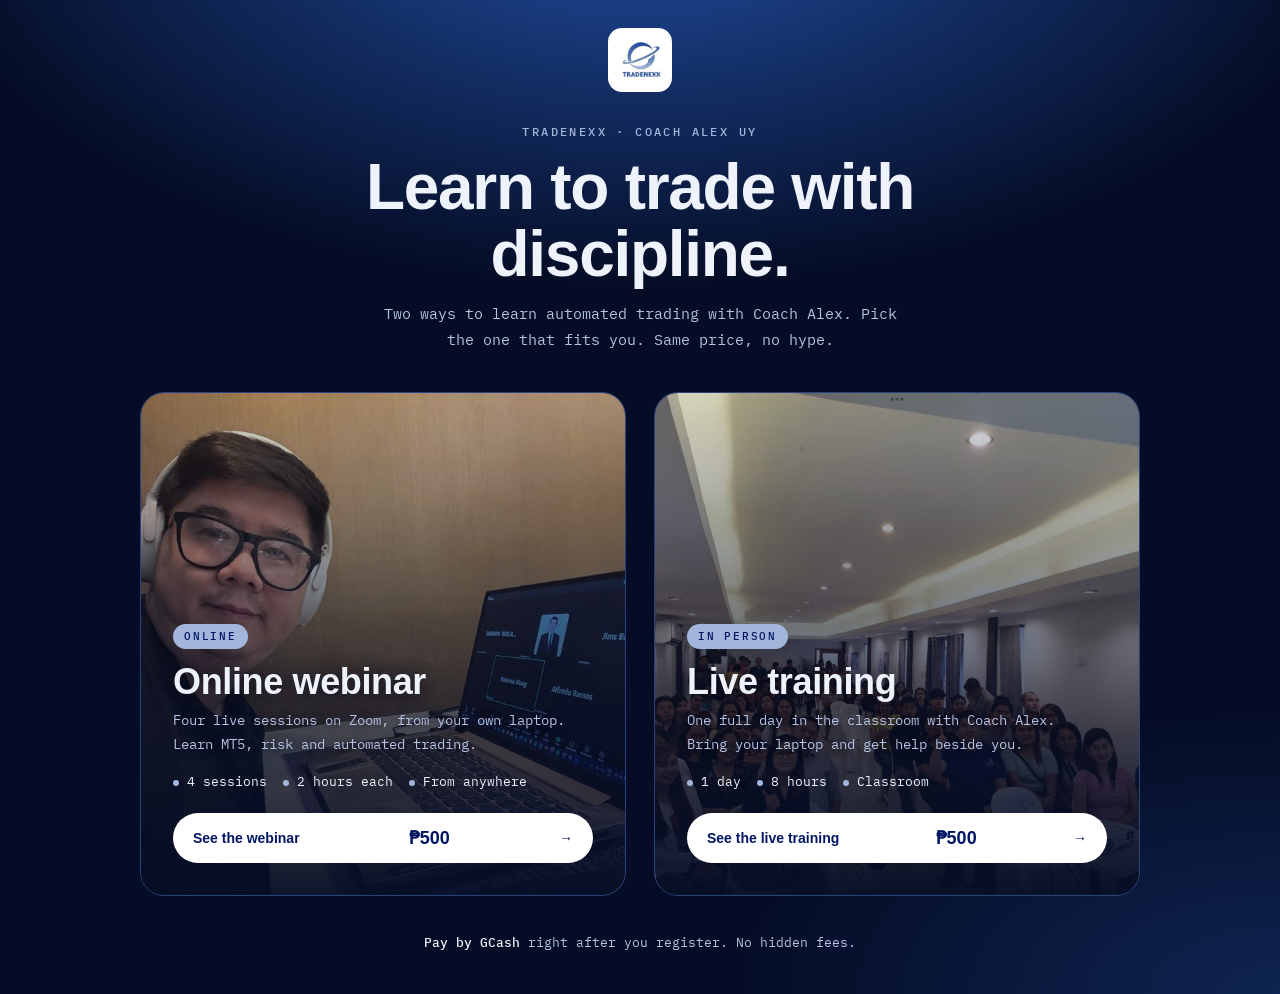
<file: index.html>
﻿<!doctype html><html lang="en"><head><meta charset="utf-8"><meta name="viewport" content="width=device-width,initial-scale=1">
<title>Tradenexx | Learn automated trading with Coach Alex Uy</title>
<meta name="description" content="Choose how you want to learn with Coach Alex Uy: a 4-session online webinar or a one-day live classroom training. Just 500 pesos.">
<meta name="theme-color" content="#050d26"><meta name="robots" content="noindex, nofollow">
<link rel="icon" type="image/png" href="assets/favicon.png">
<link rel="preconnect" href="https://fonts.googleapis.com"><link rel="preconnect" href="https://fonts.gstatic.com" crossorigin>
<link href="https://fonts.googleapis.com/css2?family=IBM+Plex+Mono:wght@400;500&display=swap" rel="stylesheet">
<style>
:root{--canvas:#050d26;--panel:#0a1a44;--line:#2a427f;--soft:#A4B5DB;--text:#eef2fb;--text-2:#b6c3e3;--ease:cubic-bezier(.22,.8,.24,1);--head:Tahoma,"Segoe UI",Verdana,sans-serif;--body:"IBM Plex Mono",ui-monospace,Consolas,monospace}
*{box-sizing:border-box;margin:0}
html{background:var(--canvas)}
body{min-height:100vh;color:var(--text);font:400 15px/1.7 var(--body);-webkit-font-smoothing:antialiased;display:flex;flex-direction:column;align-items:center;padding:28px clamp(16px,5vw,64px) 40px;position:relative;overflow-x:hidden;background:radial-gradient(ellipse 80% 55% at 50% -10%,#214EA2 0%,rgba(33,78,162,0) 70%),radial-gradient(ellipse 60% 40% at 100% 100%,rgba(33,78,162,.35),rgba(33,78,162,0) 70%),var(--canvas)}
a{color:inherit;text-decoration:none}
:focus-visible{outline:2px solid #fff;outline-offset:3px;border-radius:6px}
.logo{width:64px;height:64px;border-radius:14px;background:#fff;padding:6px;object-fit:contain;animation:rise .8s var(--ease) both}
.top{text-align:center;max-width:720px;margin:34px auto 40px}
.eyebrow{font:500 12px/1 var(--body);letter-spacing:.2em;text-transform:uppercase;color:var(--soft);animation:rise .8s .1s var(--ease) both}
h1{font:700 clamp(34px,6.4vw,64px)/1.04 var(--head);letter-spacing:-.02em;margin:16px 0 14px;animation:rise .8s .18s var(--ease) both}
.sub{color:var(--text-2);max-width:520px;margin:0 auto;animation:rise .8s .26s var(--ease) both}
.cards{display:grid;grid-template-columns:repeat(2,1fr);gap:clamp(14px,2.4vw,28px);width:min(1000px,100%)}
.card{position:relative;display:flex;flex-direction:column;justify-content:flex-end;min-height:clamp(380px,56vh,520px);border-radius:24px;overflow:hidden;border:1px solid var(--line);background:var(--panel);isolation:isolate;transition:transform .5s var(--ease),border-color .4s,box-shadow .5s var(--ease);animation:rise .9s var(--ease) both}
.card:nth-child(1){animation-delay:.34s}.card:nth-child(2){animation-delay:.46s}
.card img{position:absolute;inset:0;width:100%;height:100%;object-fit:cover;z-index:-2;transition:transform 1.2s var(--ease)}
.card::before{content:"";position:absolute;inset:0;z-index:-1;background:linear-gradient(180deg,rgba(5,13,38,.15) 0%,rgba(5,13,38,.55) 45%,rgba(5,13,38,.96) 100%)}
.card:hover{transform:translateY(-6px);border-color:var(--soft);box-shadow:0 24px 70px rgba(0,22,100,.55)}
.card:hover img{transform:scale(1.06)}
.body{padding:clamp(20px,3vw,32px)}
.tag{display:inline-block;font:500 11px/1 var(--body);letter-spacing:.16em;text-transform:uppercase;color:#001664;background:var(--soft);padding:7px 11px;border-radius:999px}
.card h2{font:700 clamp(26px,3.4vw,36px)/1.08 var(--head);margin:14px 0 8px;letter-spacing:-.01em;text-shadow:0 2px 18px rgba(3,8,24,.8)}
.card p{color:var(--text-2);font-size:14px;max-width:400px;text-shadow:0 1px 10px rgba(3,8,24,.9)}
.facts{display:flex;flex-wrap:wrap;gap:8px 16px;margin:14px 0 20px;font-size:13px;color:var(--text)}
.facts span::before{content:"";display:inline-block;width:6px;height:6px;border-radius:50%;background:var(--soft);margin-right:8px;vertical-align:middle}
.go{display:flex;align-items:center;justify-content:space-between;gap:12px;background:#fff;color:#001664;font:700 14px/1 var(--head);padding:16px 20px;border-radius:999px;transition:background .3s,gap .3s var(--ease)}
.go b{font:700 18px/1 var(--head)}
.go i{font-style:normal;transition:transform .35s var(--ease)}
.card:hover .go{background:var(--soft)}
.card:hover .go i{transform:translateX(6px)}
.foot{margin-top:36px;text-align:center;color:var(--text-2);font-size:13px;animation:rise .9s .6s var(--ease) both}
.foot strong{color:var(--text);font-weight:500}
@keyframes rise{from{opacity:0;transform:translateY(22px)}to{opacity:1;transform:none}}
@media (max-width:760px){.cards{grid-template-columns:1fr}.card{min-height:380px}.top{margin:26px auto 28px}}
@media (prefers-reduced-motion:reduce){*{animation:none!important;transition:none!important}}
</style><link rel="canonical" href="https://founderalexanderuy.com/">
<meta property="og:site_name" content="Tradenexx"><meta property="og:locale" content="en_PH"><meta property="og:type" content="website">
<meta property="og:title" content="Tradenexx | Learn automated trading with Coach Alex Uy">
<meta property="og:description" content="Choose how you want to learn with Coach Alex Uy: a 4-session online webinar or a one-day live classroom training. Just 500 pesos.">
<meta property="og:url" content="https://founderalexanderuy.com/"><meta property="og:image" content="https://founderalexanderuy.com/assets/img/hall.jpg"><meta name="twitter:card" content="summary_large_image">
</head>
<body>
<img class="logo" src="assets/favicon.png" alt="Tradenexx" width="64" height="64">
<header class="top">
  <div class="eyebrow">Tradenexx · Coach Alex Uy</div>
  <h1>Learn to trade with discipline.</h1>
  <p class="sub">Two ways to learn automated trading with Coach Alex. Pick the one that fits you. Same price, no hype.</p>
</header>
<main class="cards">
  <a class="card" href="webinar/">
    <img src="assets/img/alexdesk.jpg" alt="Coach Alex at his desk, ready for a live Tradenexx webinar" width="960" height="640">
    <div class="body">
      <span class="tag">Online</span>
      <h2>Online webinar</h2>
      <p>Four live sessions on Zoom, from your own laptop. Learn MT5, risk and automated trading.</p>
      <div class="facts"><span>4 sessions</span><span>2 hours each</span><span>From anywhere</span></div>
      <div class="go"><span>See the webinar</span><b>₱500</b><i>→</i></div>
    </div>
  </a>
  <a class="card" href="event/">
    <img src="assets/img/hall.jpg" alt="A full training hall at a past Tradenexx event" width="960" height="640">
    <div class="body">
      <span class="tag">In person</span>
      <h2>Live training</h2>
      <p>One full day in the classroom with Coach Alex. Bring your laptop and get help beside you.</p>
      <div class="facts"><span>1 day</span><span>8 hours</span><span>Classroom</span></div>
      <div class="go"><span>See the live training</span><b>₱500</b><i>→</i></div>
    </div>
  </a>
</main>
<p class="foot"><strong>Pay by GCash</strong> right after you register. No hidden fees.</p>
</body></html>
</file>
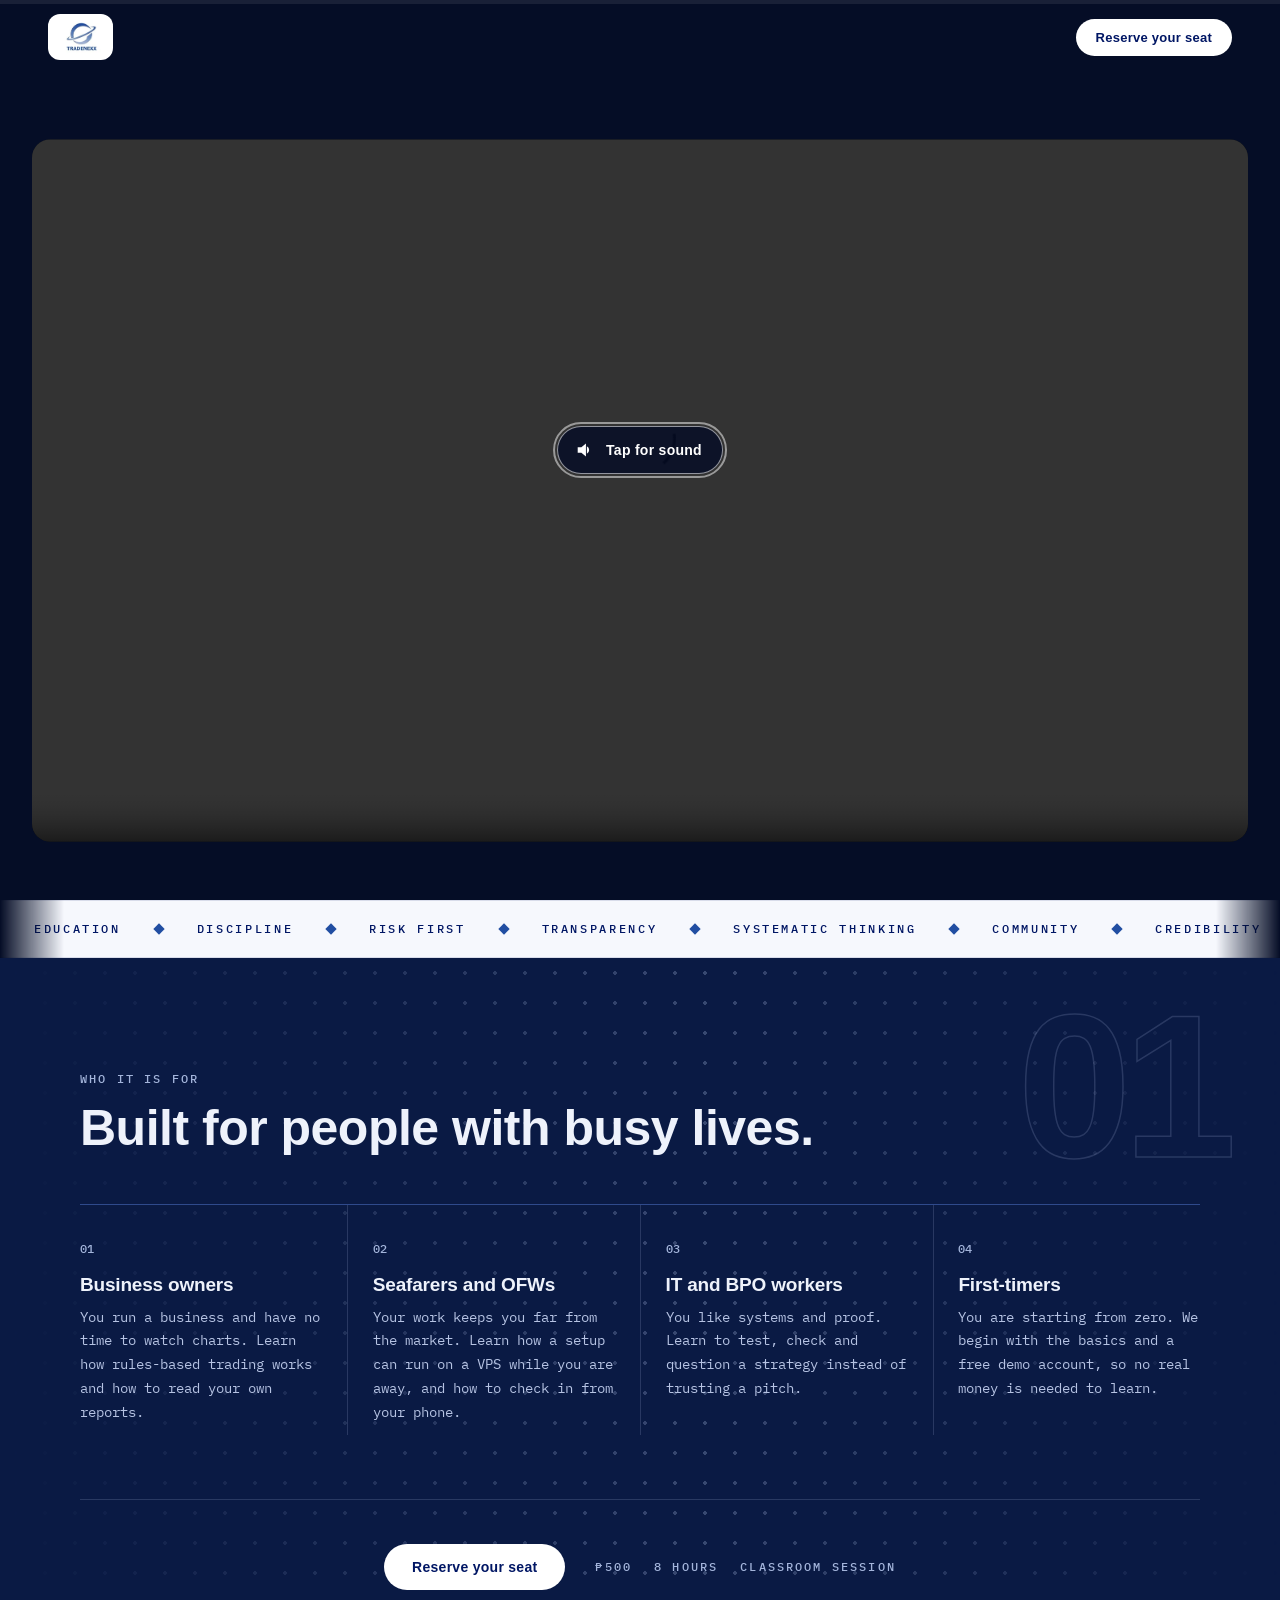
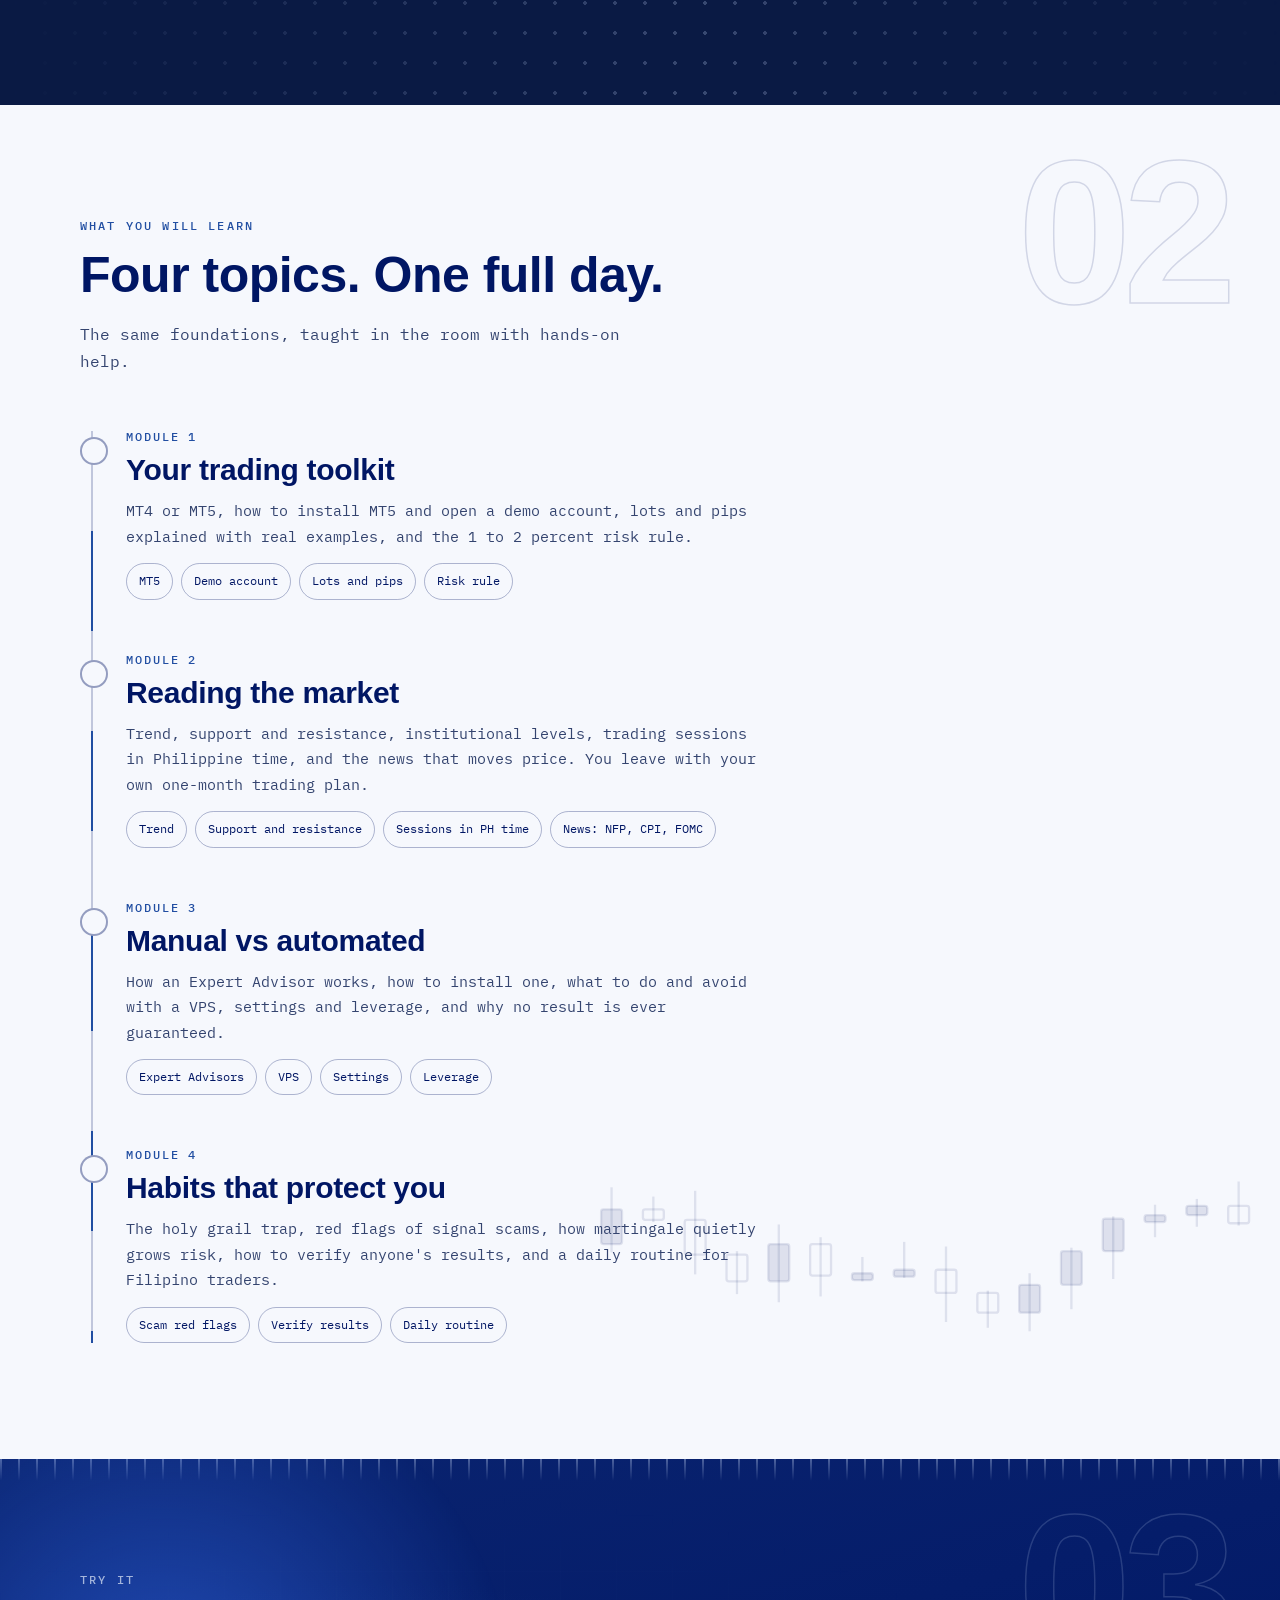
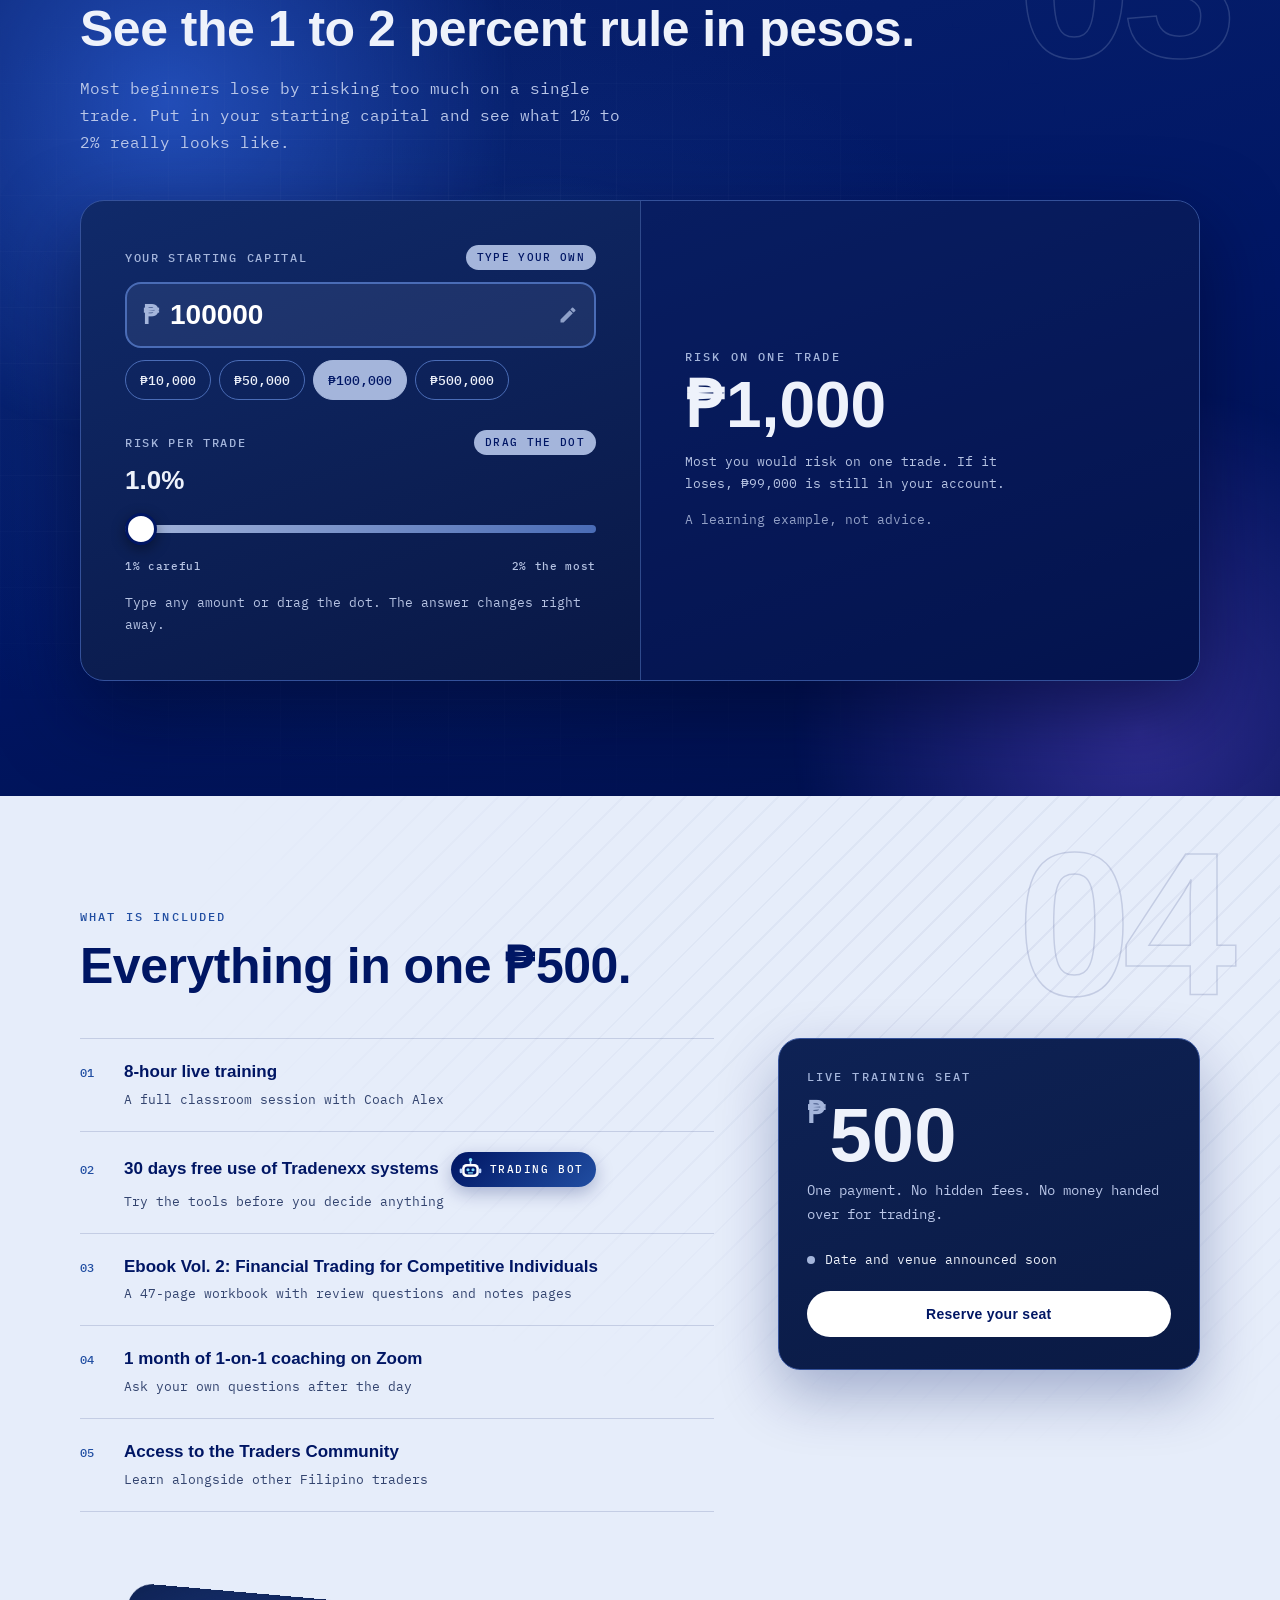
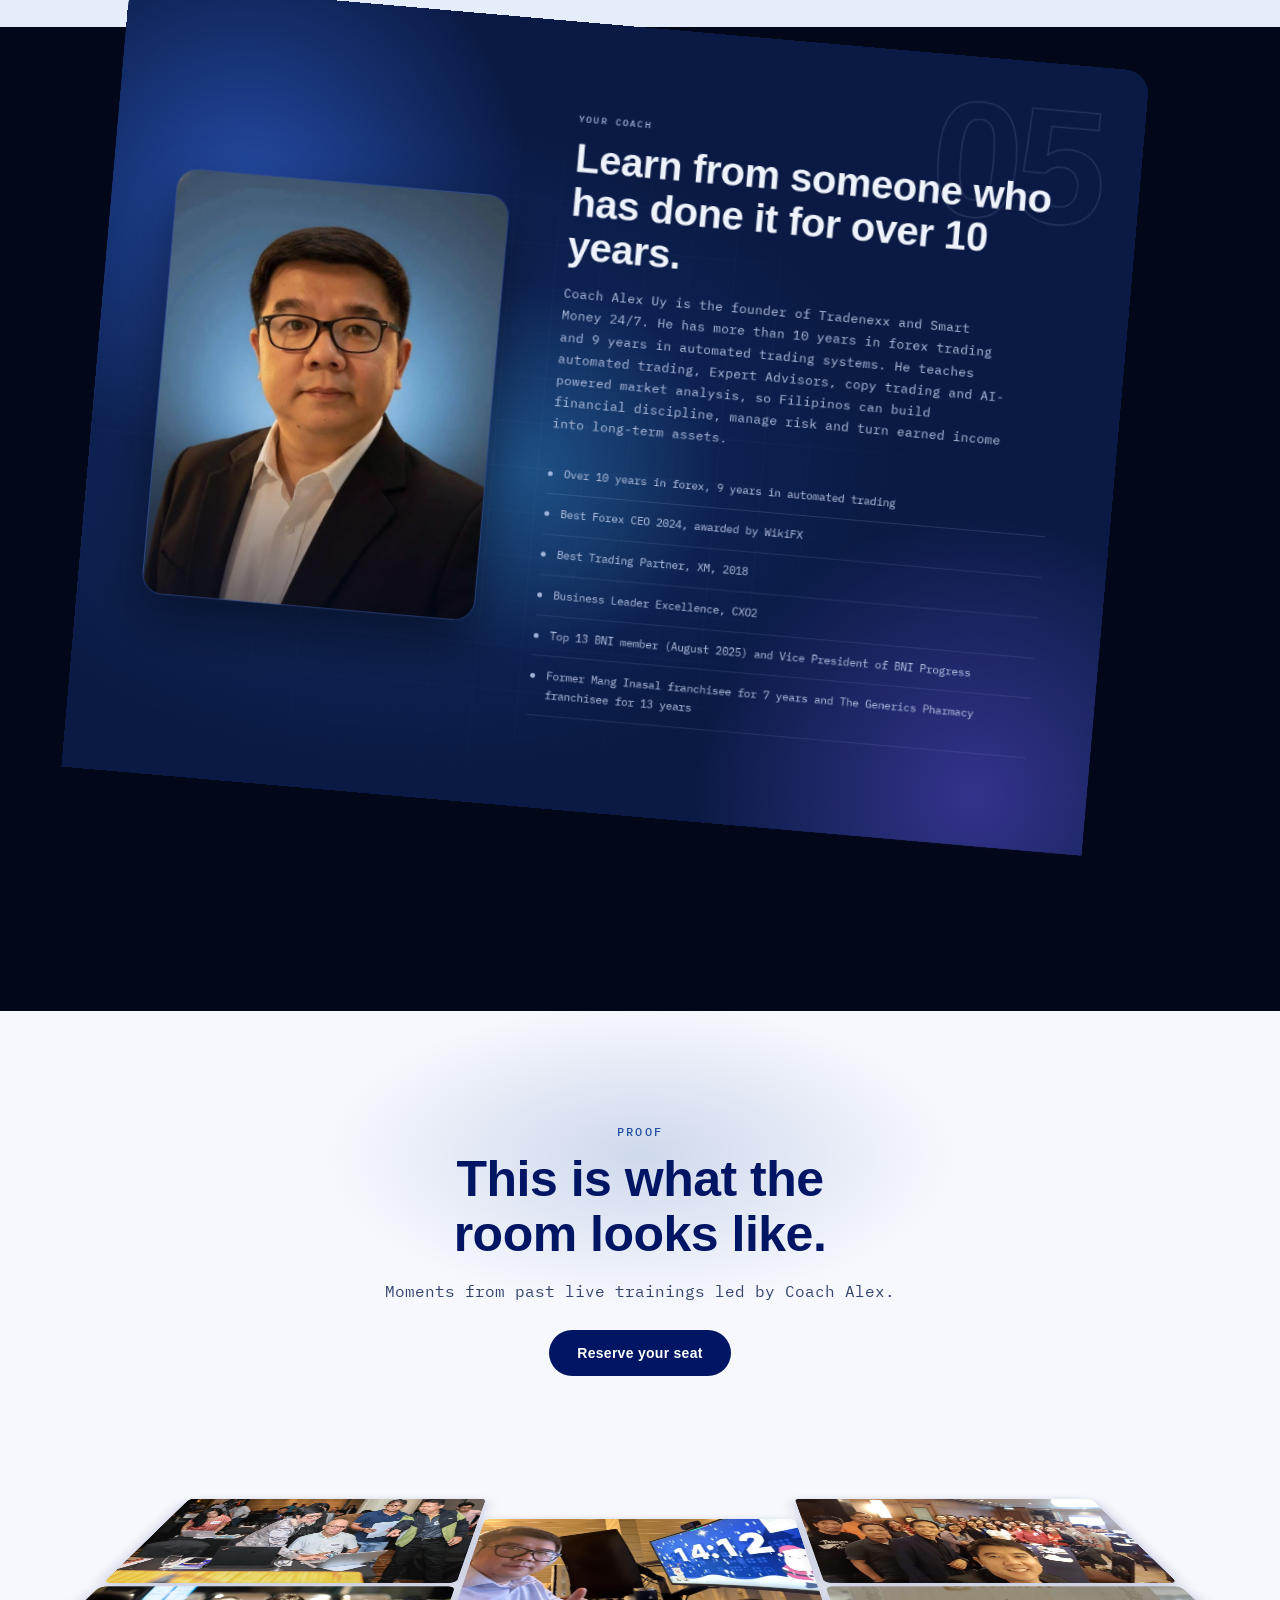
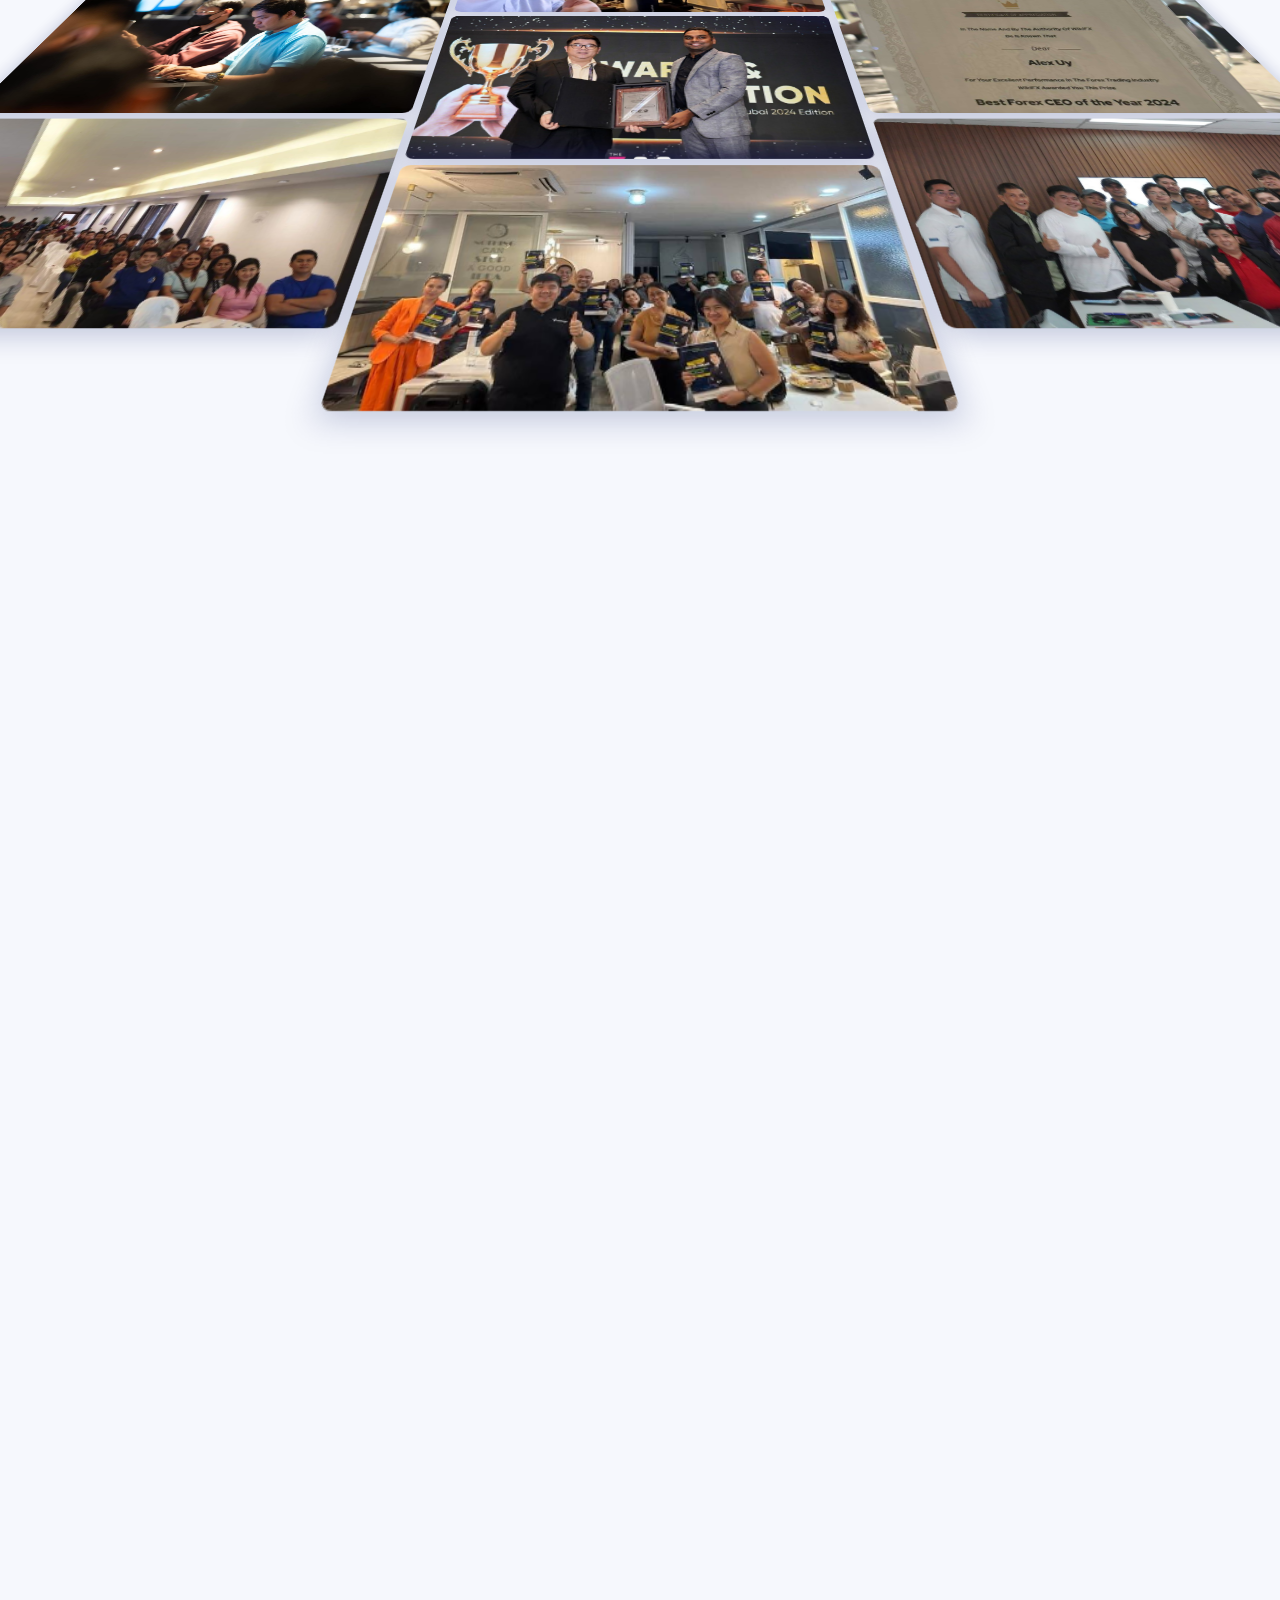
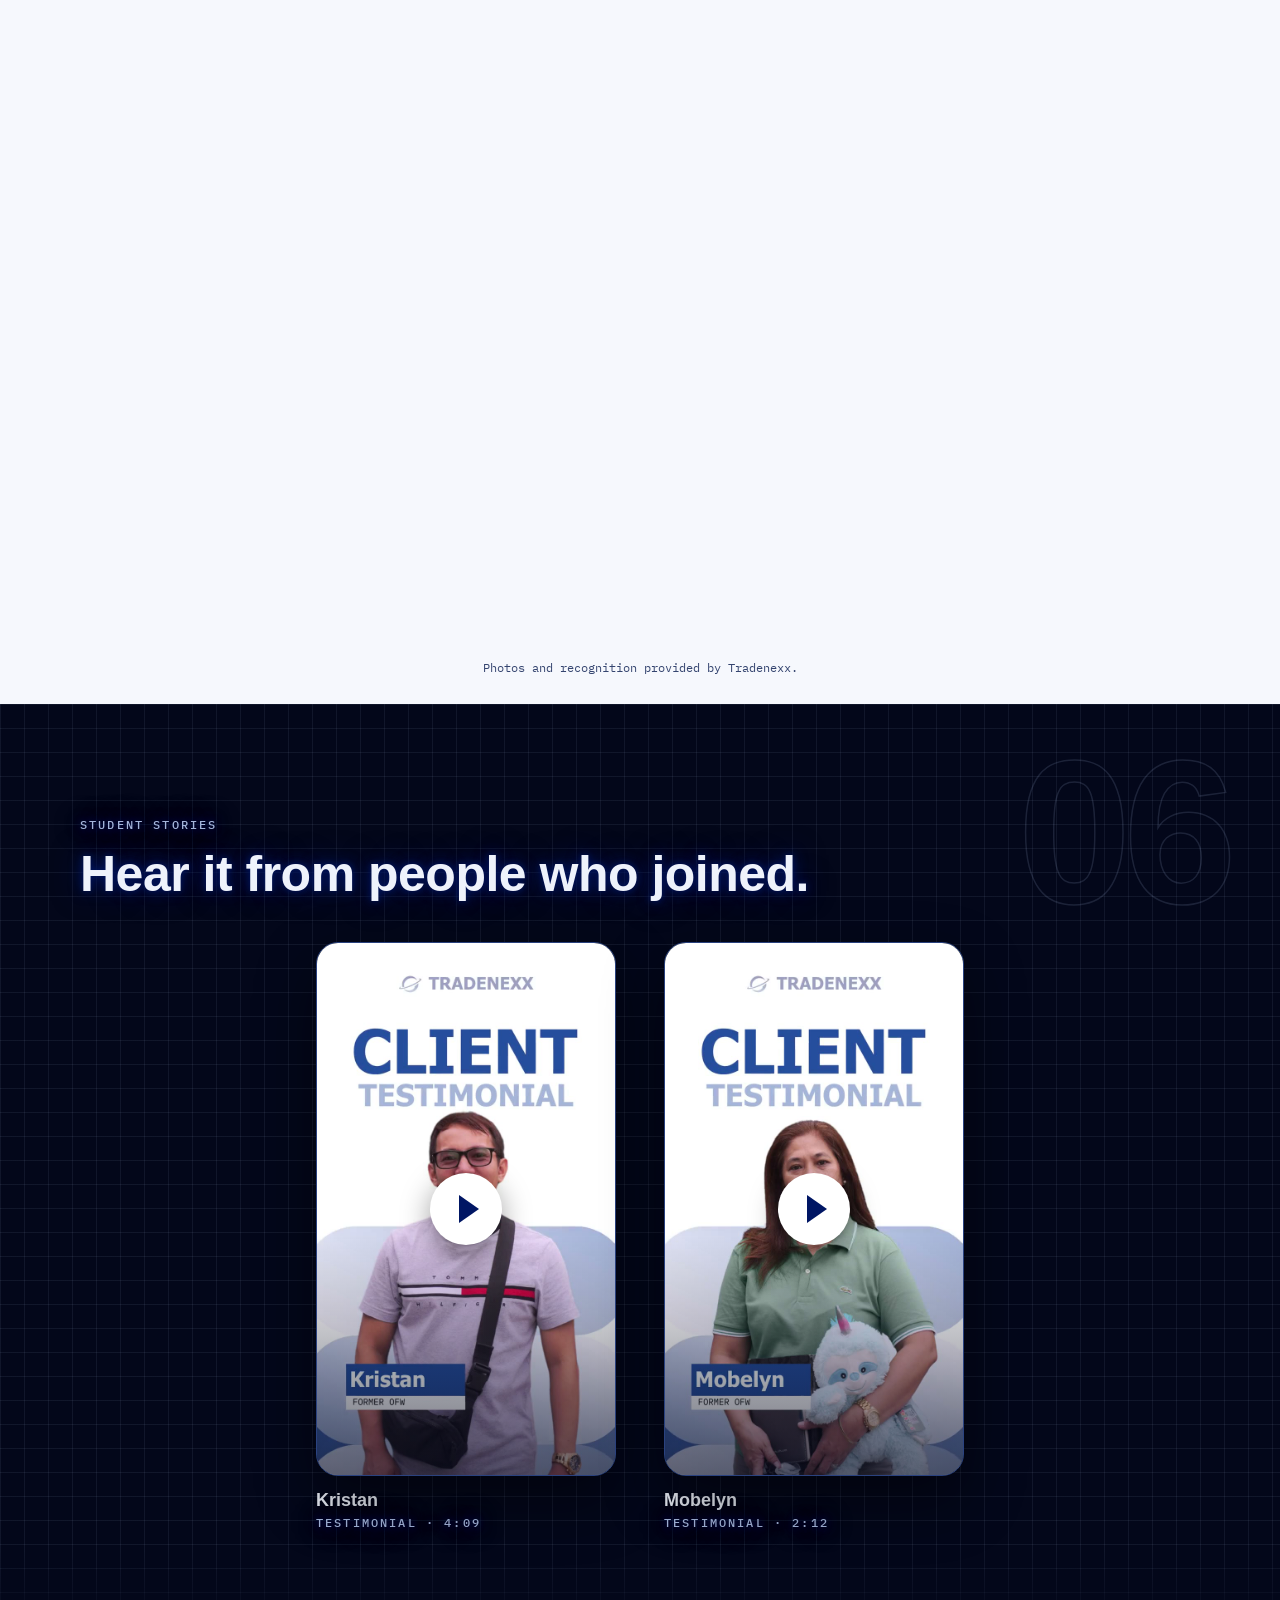
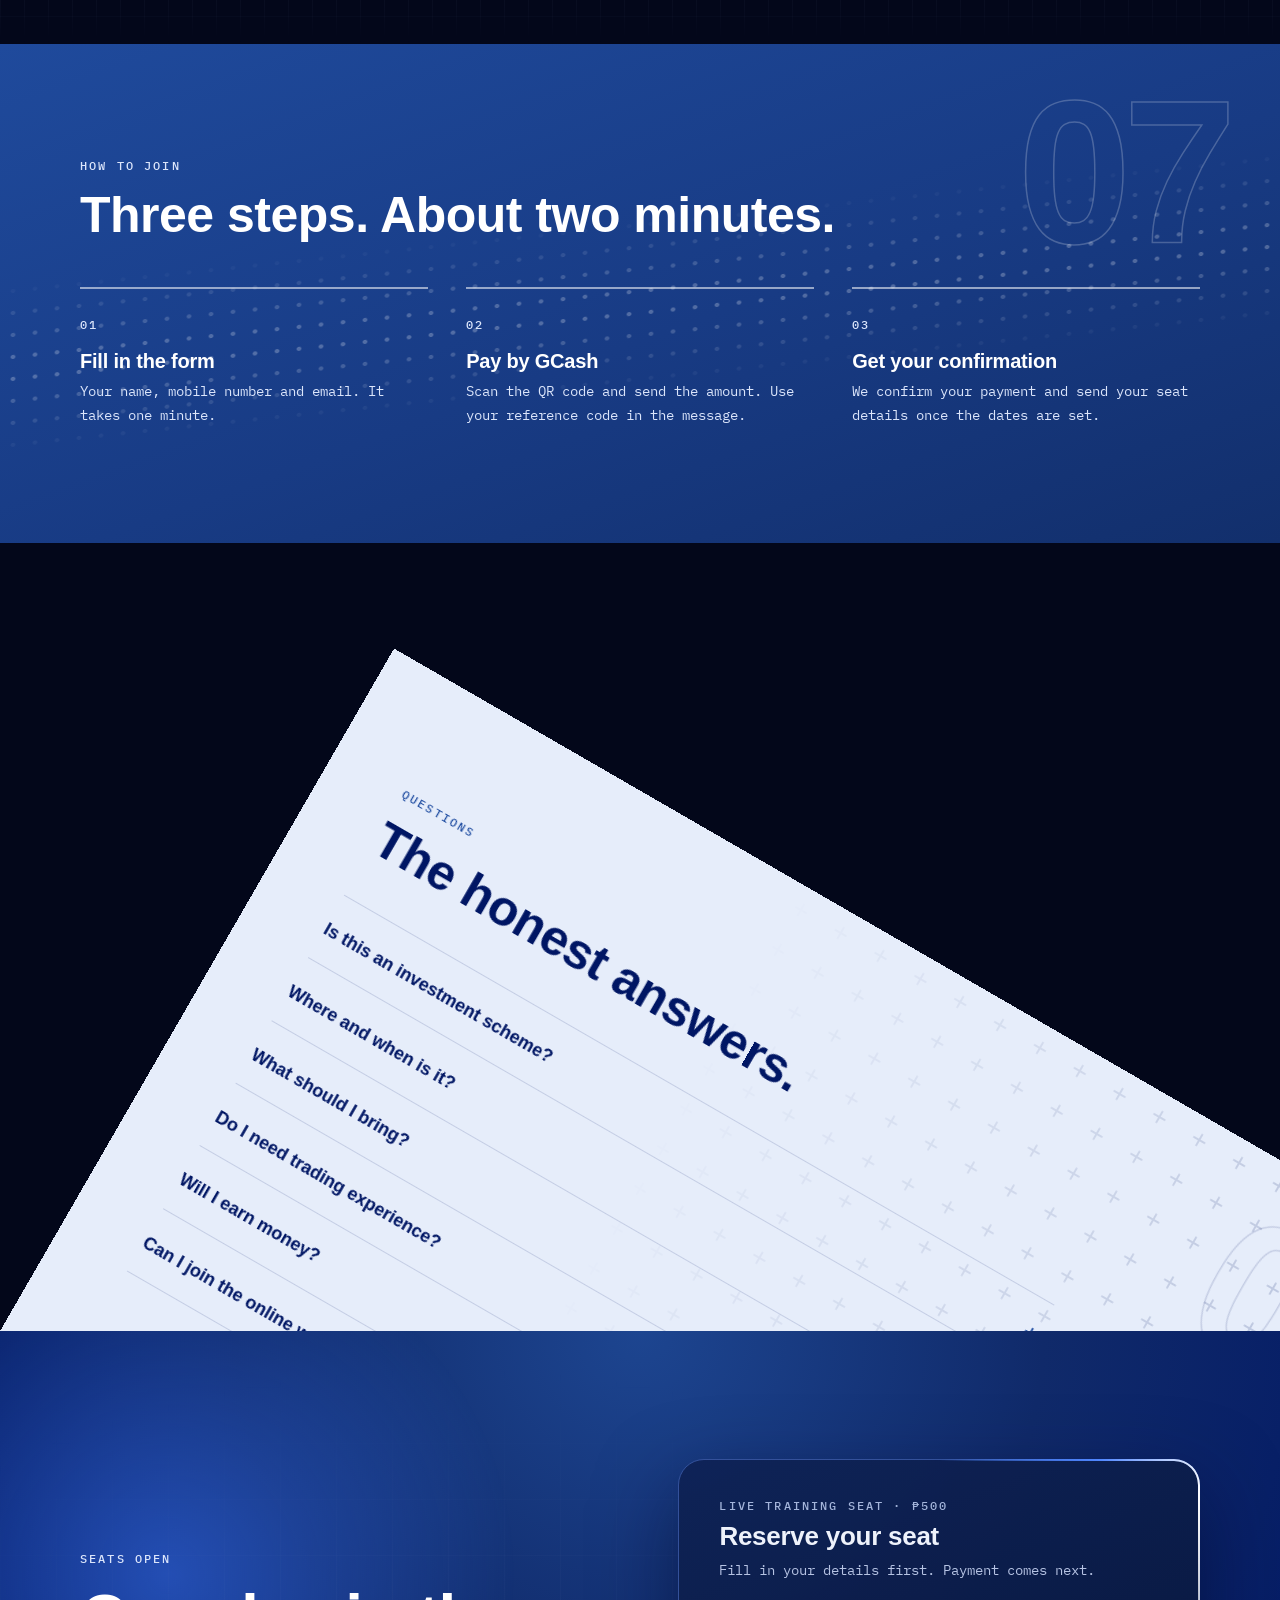
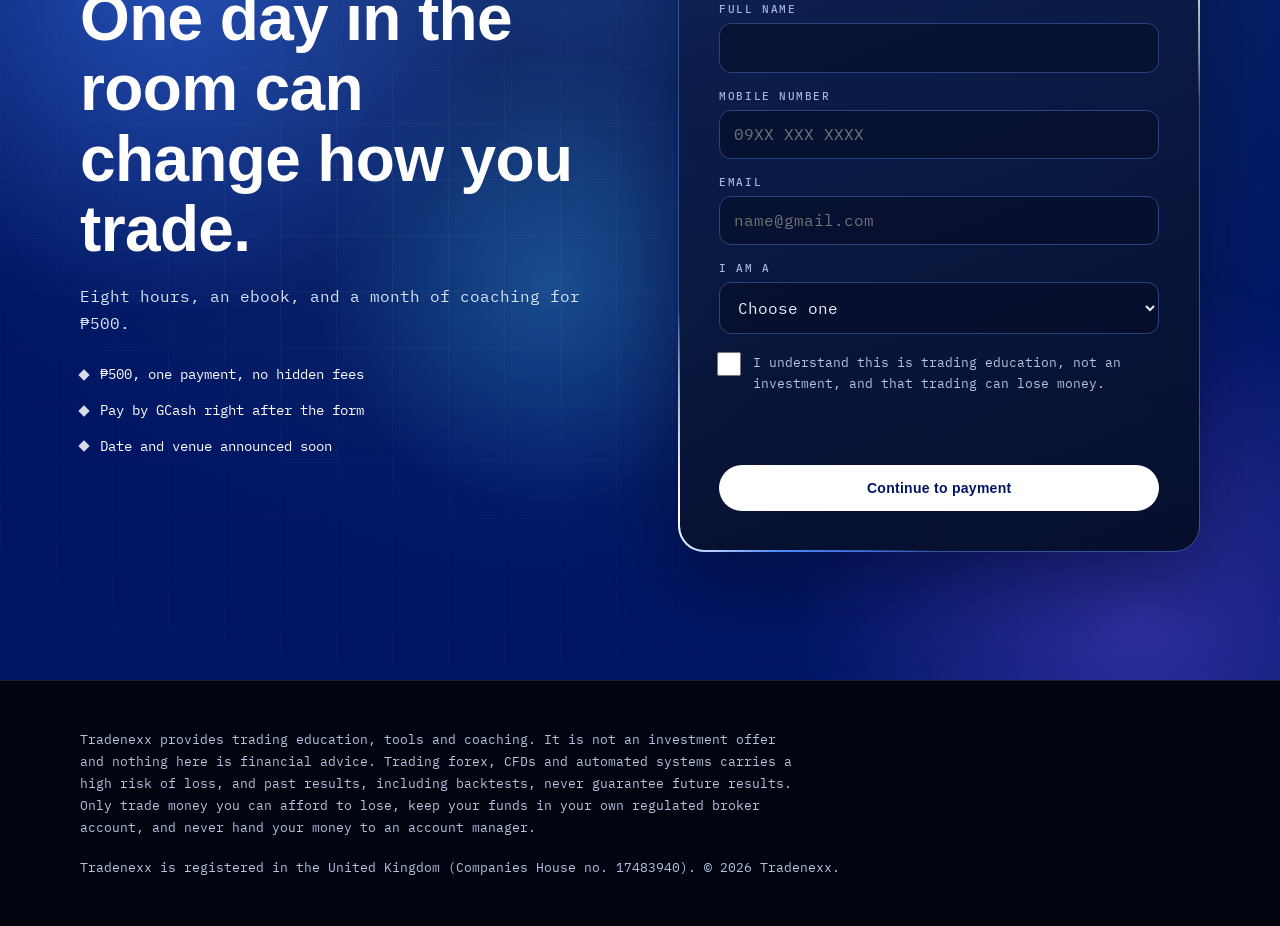
<file: event/index.html>
<!doctype html>
<html lang="en">
<head>
<meta charset="utf-8">
<meta name="viewport" content="width=device-width,initial-scale=1,viewport-fit=cover">
<title>Live Trading Training Philippines | Tradenexx with Coach Alex Uy</title>
<meta name="description" content="An 8-hour live classroom training with Coach Alex Uy. Bring your laptop, learn MT5, risk and automated trading in person. Just 500 pesos.">
<meta name="theme-color" content="#050d26">
<meta name="robots" content="noindex, nofollow">
<link rel="canonical" href="https://founderalexanderuy.com/event/">
<meta property="og:site_name" content="Tradenexx">
<meta property="og:locale" content="en_PH">
<meta property="og:title" content="Live Trading Training Philippines | Tradenexx with Coach Alex Uy">
<meta property="og:description" content="An 8-hour live classroom training with Coach Alex Uy. Bring your laptop, learn MT5, risk and automated trading in person. Just 500 pesos.">
<meta property="og:type" content="website">
<meta property="og:url" content="https://founderalexanderuy.com/event/">
<meta property="og:image" content="https://founderalexanderuy.com/assets/img/hall.jpg">
<meta property="og:image:alt" content="Live Trading Training Philippines | Tradenexx with Coach Alex Uy">
<meta name="twitter:card" content="summary_large_image">
<script type="application/ld+json">{"@context": "https://schema.org", "@graph": [{"@type": "Organization", "name": "Tradenexx", "url": "https://founderalexanderuy.com/", "logo": "https://founderalexanderuy.com/assets/favicon.png", "founder": {"@type": "Person", "name": "Alex Uy", "jobTitle": "Founder, Tradenexx"}}, {"@type": "Course", "name": "Live Trading Training Philippines", "description": "An 8-hour live classroom training with Coach Alex Uy. Bring your laptop, learn MT5, risk and automated trading in person. Just 500 pesos.", "url": "https://founderalexanderuy.com/event/", "provider": {"@type": "Organization", "name": "Tradenexx", "url": "https://founderalexanderuy.com/", "logo": "https://founderalexanderuy.com/assets/favicon.png", "founder": {"@type": "Person", "name": "Alex Uy", "jobTitle": "Founder, Tradenexx"}}, "inLanguage": "en-PH", "offers": {"@type": "Offer", "price": "500", "priceCurrency": "PHP", "availability": "https://schema.org/InStock", "url": "https://founderalexanderuy.com/event/"}, "hasCourseInstance": {"@type": "CourseInstance", "courseMode": "onsite"}}]}</script>
<link rel="icon" type="image/png" href="../assets/favicon.png">
<link rel="preconnect" href="https://fonts.googleapis.com"><link rel="preconnect" href="https://fonts.gstatic.com" crossorigin>
<link rel="preload" as="style" href="https://fonts.googleapis.com/css2?family=IBM+Plex+Mono:wght@400;500&display=swap" onload="this.onload=null;this.rel='stylesheet'"><noscript><link href="https://fonts.googleapis.com/css2?family=IBM+Plex+Mono:wght@400;500&display=swap" rel="stylesheet"></noscript>
<link rel="stylesheet" href="../assets/site.css?v=1794300115">
</head>
<body>
<a class="skip" href="#main">Skip to content</a>
<div class="progress" aria-hidden="true"><i></i></div>
<div class="env" aria-hidden="true"></div>
<nav class="top" aria-label="Main">
  <a class="logo-plate" href="./" aria-label="Tradenexx home"><img src="../assets/img/logo.webp" alt="Tradenexx" width="101" height="84"></a>
  <button class="btn small" data-join type="button">Reserve your seat</button>
</nav>

<header class="hero3" id="top">
  <div class="stage3">
    <div class="bg3" aria-hidden="true" style="--hp:center;--hpm:center;--hero:url(../assets/img/hall.jpg)"></div>
    <div class="vframe">
      <!-- VIDEO: set the link in build.py (VIDEOS) and re-run it. Nothing here needs editing by hand. -->
      <div class="vid" data-state="ready" data-src="../assets/vid/intro.mp4">
        <img class="vid-poster" src="../assets/img/group.jpg" alt="" fetchpriority="high" decoding="async">
        <div class="vid-art" aria-hidden="true"><svg viewBox="0 0 908 300" preserveAspectRatio="xMidYMid meet" fill="none" stroke="currentColor" stroke-width="2" aria-hidden="true"><line x1="22" y1="130" x2="22" y2="175"/><rect x="13" y="150" width="18" height="6" rx="2" fill="none"/><line x1="58" y1="109" x2="58" y2="180"/><rect x="49" y="133" width="18" height="23" rx="2" fill="currentColor"/><line x1="94" y1="103" x2="94" y2="157"/><rect x="85" y="107" width="18" height="26" rx="2" fill="currentColor"/><line x1="130" y1="102" x2="130" y2="115"/><rect x="121" y="107" width="18" height="6" rx="2" fill="none"/><line x1="166" y1="85" x2="166" y2="152"/><rect x="157" y="110" width="18" height="34" rx="2" fill="none"/><line x1="202" y1="122" x2="202" y2="182"/><rect x="193" y="144" width="18" height="19" rx="2" fill="none"/><line x1="238" y1="133" x2="238" y2="173"/><rect x="229" y="151" width="18" height="12" rx="2" fill="currentColor"/><line x1="274" y1="121" x2="274" y2="175"/><rect x="265" y="122" width="18" height="29" rx="2" fill="currentColor"/><line x1="310" y1="110" x2="310" y2="143"/><rect x="301" y="112" width="18" height="10" rx="2" fill="currentColor"/><line x1="346" y1="73" x2="346" y2="120"/><rect x="337" y="81" width="18" height="31" rx="2" fill="currentColor"/><line x1="382" y1="37" x2="382" y2="87"/><rect x="373" y="59" width="18" height="22" rx="2" fill="currentColor"/><line x1="418" y1="22" x2="418" y2="76"/><rect x="409" y="40" width="18" height="19" rx="2" fill="currentColor"/><line x1="454" y1="35" x2="454" y2="43"/><rect x="445" y="40" width="18" height="6" rx="2" fill="none"/><line x1="490" y1="21" x2="490" y2="46"/><rect x="481" y="40" width="18" height="6" rx="2" fill="none"/><line x1="526" y1="18" x2="526" y2="57"/><rect x="517" y="40" width="18" height="6" rx="2" fill="none"/><line x1="562" y1="27" x2="562" y2="72"/><rect x="553" y="40" width="18" height="19" rx="2" fill="none"/><line x1="598" y1="39" x2="598" y2="92"/><rect x="589" y="59" width="18" height="8" rx="2" fill="none"/><line x1="634" y1="17" x2="634" y2="68"/><rect x="625" y="40" width="18" height="27" rx="2" fill="currentColor"/><line x1="670" y1="28" x2="670" y2="45"/><rect x="661" y="40" width="18" height="6" rx="2" fill="none"/><line x1="706" y1="22" x2="706" y2="65"/><rect x="697" y="40" width="18" height="6" rx="2" fill="none"/><line x1="742" y1="28" x2="742" y2="60"/><rect x="733" y="40" width="18" height="6" rx="2" fill="none"/><line x1="778" y1="32" x2="778" y2="93"/><rect x="769" y="40" width="18" height="35" rx="2" fill="none"/><line x1="814" y1="60" x2="814" y2="98"/><rect x="805" y="75" width="18" height="14" rx="2" fill="none"/><line x1="850" y1="54" x2="850" y2="107"/><rect x="841" y="58" width="18" height="31" rx="2" fill="currentColor"/></svg></div>
        <button class="vid-play" type="button" aria-label="Play video">
          <span class="vid-btn"><svg viewBox="0 0 24 24" aria-hidden="true"><path d="M8 5v14l11-7z"/></svg></span>
          <span class="vid-label">Watch the video</span></button>
      </div>
    </div>
    <div class="intro3"><div class="eyebrow">Live training · 1 day · classroom</div></div>
    <h1 class="titles"><span class="t1">One day.</span> <span class="t2">Eight hours. In person.</span></h1>
    <div class="hint3"><p class="lede">Sit in the room with Coach Alex Uy and learn to trade with discipline, on your own laptop, with help beside you.</p><span class="eyebrow">Scroll to open the video</span></div>
  </div>
</header>

<div class="marquee" aria-hidden="true"><div class="track"><div class="mset"><span>Education</span><i></i><span>Discipline</span><i></i><span>Risk first</span><i></i><span>Transparency</span><i></i><span>Systematic thinking</span><i></i><span>Community</span><i></i><span>Credibility</span><i></i><span>Opportunity</span><i></i><span>Responsible trading</span><i></i></div><div class="mset"><span>Education</span><i></i><span>Discipline</span><i></i><span>Risk first</span><i></i><span>Transparency</span><i></i><span>Systematic thinking</span><i></i><span>Community</span><i></i><span>Credibility</span><i></i><span>Opportunity</span><i></i><span>Responsible trading</span><i></i></div><div class="mset"><span>Education</span><i></i><span>Discipline</span><i></i><span>Risk first</span><i></i><span>Transparency</span><i></i><span>Systematic thinking</span><i></i><span>Community</span><i></i><span>Credibility</span><i></i><span>Opportunity</span><i></i><span>Responsible trading</span><i></i></div><div class="mset"><span>Education</span><i></i><span>Discipline</span><i></i><span>Risk first</span><i></i><span>Transparency</span><i></i><span>Systematic thinking</span><i></i><span>Community</span><i></i><span>Credibility</span><i></i><span>Opportunity</span><i></i><span>Responsible trading</span><i></i></div></div></div>

<main id="main" tabindex="-1">
<section class="s t-navy d-dots reveal">
<div class="wrap">
  <div class="eyebrow rv">Who it is for</div>
  <h2 class="rv">Built for people with busy lives.</h2>
  <div class="who"><div class="rv"><span class="n">01</span><h3>Business owners</h3><p>You run a business and have no time to watch charts. Learn how rules-based trading works and how to read your own reports.</p></div><div class="rv"><span class="n">02</span><h3>Seafarers and OFWs</h3><p>Your work keeps you far from the market. Learn how a setup can run on a VPS while you are away, and how to check in from your phone.</p></div><div class="rv"><span class="n">03</span><h3>IT and BPO workers</h3><p>You like systems and proof. Learn to test, check and question a strategy instead of trusting a pitch.</p></div><div class="rv"><span class="n">04</span><h3>First-timers</h3><p>You are starting from zero. We begin with the basics and a free demo account, so no real money is needed to learn.</p></div></div>
  <div class="who-cta rv">
    <button class="btn" data-join type="button">Reserve your seat</button>
    <div class="meta"><span class="eyebrow">₱500</span><span class="eyebrow">8 hours</span><span class="eyebrow">Classroom session</span></div>
  </div>
</div></section>

<section class="s t-white d-chart"><div class="deco" aria-hidden="true"><svg viewBox="0 0 620 300" preserveAspectRatio="xMidYMid meet" fill="none" stroke="currentColor" stroke-width="2" aria-hidden="true"><line x1="22" y1="101" x2="22" y2="157"/><rect x="13" y="120" width="18" height="30" rx="2" fill="currentColor"/><line x1="58" y1="109" x2="58" y2="131"/><rect x="49" y="120" width="18" height="9" rx="2" fill="none"/><line x1="94" y1="104" x2="94" y2="176"/><rect x="85" y="129" width="18" height="30" rx="2" fill="none"/><line x1="130" y1="156" x2="130" y2="193"/><rect x="121" y="159" width="18" height="23" rx="2" fill="none"/><line x1="166" y1="133" x2="166" y2="200"/><rect x="157" y="150" width="18" height="32" rx="2" fill="currentColor"/><line x1="202" y1="144" x2="202" y2="195"/><rect x="193" y="150" width="18" height="27" rx="2" fill="none"/><line x1="238" y1="161" x2="238" y2="182"/><rect x="229" y="175" width="18" height="6" rx="2" fill="currentColor"/><line x1="274" y1="148" x2="274" y2="179"/><rect x="265" y="172" width="18" height="6" rx="2" fill="currentColor"/><line x1="310" y1="152" x2="310" y2="217"/><rect x="301" y="172" width="18" height="20" rx="2" fill="none"/><line x1="346" y1="190" x2="346" y2="222"/><rect x="337" y="192" width="18" height="17" rx="2" fill="none"/><line x1="382" y1="175" x2="382" y2="225"/><rect x="373" y="185" width="18" height="24" rx="2" fill="currentColor"/><line x1="418" y1="153" x2="418" y2="206"/><rect x="409" y="156" width="18" height="29" rx="2" fill="currentColor"/><line x1="454" y1="126" x2="454" y2="180"/><rect x="445" y="128" width="18" height="28" rx="2" fill="currentColor"/><line x1="490" y1="116" x2="490" y2="144"/><rect x="481" y="125" width="18" height="6" rx="2" fill="currentColor"/><line x1="526" y1="111" x2="526" y2="135"/><rect x="517" y="117" width="18" height="8" rx="2" fill="currentColor"/><line x1="562" y1="96" x2="562" y2="134"/><rect x="553" y="117" width="18" height="15" rx="2" fill="none"/></svg></div><div class="wrap">
  <div class="eyebrow">What you will learn</div>
  <h2>Four topics. One full day.</h2>
  <p class="lede">The same foundations, taught in the room with hands-on help.</p>
  <div class="path"><svg class="line" viewBox="0 0 24 100" preserveAspectRatio="none" aria-hidden="true"><path class="track" d="M12 0 V100" vector-effect="non-scaling-stroke"/><path class="draw" d="M12 0 V100" pathLength="1" vector-effect="non-scaling-stroke"/></svg>
  <div class="mod"><div class="tag">Module 1</div><h3>Your trading toolkit</h3><p>MT4 or MT5, how to install MT5 and open a demo account, lots and pips explained with real examples, and the 1 to 2 percent risk rule.</p><ul><li>MT5</li><li>Demo account</li><li>Lots and pips</li><li>Risk rule</li></ul></div>
<div class="mod"><div class="tag">Module 2</div><h3>Reading the market</h3><p>Trend, support and resistance, institutional levels, trading sessions in Philippine time, and the news that moves price. You leave with your own one-month trading plan.</p><ul><li>Trend</li><li>Support and resistance</li><li>Sessions in PH time</li><li>News: NFP, CPI, FOMC</li></ul></div>
<div class="mod"><div class="tag">Module 3</div><h3>Manual vs automated</h3><p>How an Expert Advisor works, how to install one, what to do and avoid with a VPS, settings and leverage, and why no result is ever guaranteed.</p><ul><li>Expert Advisors</li><li>VPS</li><li>Settings</li><li>Leverage</li></ul></div>
<div class="mod"><div class="tag">Module 4</div><h3>Habits that protect you</h3><p>The holy grail trap, red flags of signal scams, how martingale quietly grows risk, how to verify anyone's results, and a daily routine for Filipino traders.</p><ul><li>Scam red flags</li><li>Verify results</li><li>Daily routine</li></ul></div>
</div>
</div></section>

<section class="s t-deep d-ticks aur-sec"><div class="aur" aria-hidden="true"><i></i><i></i><i></i></div><div class="wrap">
  <div class="eyebrow">Try it</div>
  <h2>See the 1 to 2 percent rule in pesos.</h2>
  <p class="lede">Most beginners lose by risking too much on a single trade. Put in your starting capital and see what 1% to 2% really looks like.</p>
  <div class="calc">
    <div class="calc-in">
      <div class="calc-row"><label class="f" for="capital">Your starting capital</label><span class="tag-edit">Type your own</span></div>
      <div class="field nudge" id="capfield"><span class="cur">₱</span><input id="capital" type="number" inputmode="numeric" min="0" step="1000" value="100000" aria-describedby="calc-hint"><svg class="pen" viewBox="0 0 24 24" aria-hidden="true"><path d="M3 17.25V21h3.75L17.8 9.94l-3.75-3.75L3 17.25zm17.7-10.05a1 1 0 0 0 0-1.41l-2.5-2.5a1 1 0 0 0-1.41 0l-1.96 1.96 3.75 3.75 2.12-1.8z"/></svg></div>
      <div class="chips" role="group" aria-label="Quick amounts"><button type="button" data-cap="10000">₱10,000</button><button type="button" data-cap="50000">₱50,000</button><button type="button" data-cap="100000">₱100,000</button><button type="button" data-cap="500000">₱500,000</button></div>
      <div class="calc-row" style="margin-top:30px"><label class="f" for="riskpct">Risk per trade</label><span class="tag-edit">Drag the dot</span></div>
      <div class="pct" id="riskpctlabel">1.0%</div>
      <div class="slider nudge" id="slidewrap"><input id="riskpct" type="range" min="1" max="2" step="0.1" value="1" aria-label="Risk per trade, 1 to 2 percent"><div class="ends"><span>1% careful</span><span>2% the most</span></div></div>
      <p class="hint" id="calc-hint">Type any amount or drag the dot. The answer changes right away.</p>
    </div>
    <div class="out">
      <div class="eyebrow">Risk on one trade</div>
      <div class="big" id="riskout" aria-live="polite">₱1,000</div>
      <p class="note" id="riskper"></p>
      <p class="note" style="margin-top:14px;opacity:.8">A learning example, not advice.</p>
    </div>
  </div>
</div></section>

<div class="stack">
<section class="s t-pale d-stripes reveal">
  <div class="wrap">
  <div class="eyebrow rv">What is included</div>
  <h2 class="rv">Everything in one ₱500.</h2>
  <div class="offer">
    <ul class="incl"><li class="rv"><span class="i">01</span><div><b>8-hour live training</b><small>A full classroom session with Coach Alex</small></div></li><li class="rv"><span class="i">02</span><div><b>30 days free use of Tradenexx systems<span class="bot"><svg viewBox="0 0 24 24" width="25" height="25" aria-hidden="true"><line x1="12" y1="3.2" x2="12" y2="6.6" stroke="#bcd4ff" stroke-width="1.6" stroke-linecap="round"/><circle class="ant" cx="12" cy="2.6" r="1.7" fill="#7fe0ff"/><rect x="4" y="6.6" width="16" height="12.6" rx="4.2" fill="#fff"/><rect x="1.6" y="11" width="2.4" height="4.6" rx="1.2" fill="#bcd4ff"/><rect x="20" y="11" width="2.4" height="4.6" rx="1.2" fill="#bcd4ff"/><rect x="6.4" y="9" width="11.2" height="7.8" rx="2.6" fill="#001664"/><circle class="eye" cx="9.6" cy="12.2" r="1.5" fill="#7fe0ff"/><circle class="eye" cx="14.4" cy="12.2" r="1.5" fill="#7fe0ff"/><path d="M10 15.2h4" stroke="#7fe0ff" stroke-width="1.1" stroke-linecap="round"/></svg>Trading bot</span></b><small>Try the tools before you decide anything</small></div></li><li class="rv"><span class="i">03</span><div><b>Ebook Vol. 2: Financial Trading for Competitive Individuals</b><small>A 47-page workbook with review questions and notes pages</small></div></li><li class="rv"><span class="i">04</span><div><b>1 month of 1-on-1 coaching on Zoom</b><small>Ask your own questions after the day</small></div></li><li class="rv"><span class="i">05</span><div><b>Access to the Traders Community</b><small>Learn alongside other Filipino traders</small></div></li></ul>
    <aside class="price rv" aria-label="Price">
      <div class="eyebrow">Live training seat</div>
      <div class="amt"><sup>₱</sup>500</div>
      <p>One payment. No hidden fees. No money handed over for trading.</p>
      <div class="tbd"><i></i>Date and venue announced soon</div>
      <button class="btn" data-join type="button">Reserve your seat</button>
    </aside>
  </div>
</div></section>

<section class="s t-navy aur-sec reveal"><div class="aur" aria-hidden="true"><i></i><i></i><i></i></div><div class="wrap coach">
  <div class="ph rv"><img src="../assets/img/coach.jpg" alt="Coach Alex Uy, founder of Tradenexx" loading="lazy" width="720" height="923"></div>
  <div>
    <div class="eyebrow rv">Your coach</div>
    <h2 class="rv">Learn from someone who has done it for over 10 years.</h2>
    <p class="lede rv">Coach Alex Uy is the founder of Tradenexx and Smart Money 24/7. He has more than 10 years in forex trading and 9 years in automated trading systems. He teaches automated trading, Expert Advisors, copy trading and AI-powered market analysis, so Filipinos can build financial discipline, manage risk and turn earned income into long-term assets.</p>
    <ul class="facts rv"><li>Over 10 years in forex, 9 years in automated trading</li><li>Best Forex CEO 2024, awarded by WikiFX</li><li>Best Trading Partner, XM, 2018</li><li>Business Leader Excellence, CXO2</li><li>Top 13 BNI member (August 2025) and Vice President of BNI Progress</li><li>Former Mang Inasal franchisee for 7 years and The Generics Pharmacy franchisee for 13 years</li></ul>
  </div>
</div></section>
</div>

<section class="s t-white gal-sec" aria-label="Photos from past trainings"><div class="gal-head"><div class="eyebrow ba" style="--i:0">Proof</div><h2 class="ba" style="--i:1">This is what the room looks like.</h2><p class="lede ba" style="--i:2">Moments from past live trainings led by Coach Alex.</p><div class="ba" style="--i:3"><button class="btn" data-join type="button">Reserve your seat</button></div></div><div class="gal-scroll"><div class="gal-sticky"><div class="gal-grid"><div class="gal-col" data-y="[-10,2]"><img src="../assets/img/workshop.jpg" alt="Attendees working on laptops during a live session" loading="lazy" decoding="async" draggable="false" style="object-position:50% 50%"><img src="../assets/img/laptops.jpg" alt="Close view of traders at their laptops" loading="lazy" decoding="async" draggable="false" style="object-position:50% 50%"><img src="../assets/img/hall.jpg" alt="A full training hall at a past Tradenexx event" loading="lazy" decoding="async" draggable="false" style="object-position:50% 50%"></div><div class="gal-col" data-y="[15,5]"><img src="../assets/img/deskselfie.jpg" alt="Coach Alex giving a thumbs up at his desk before a live webinar" loading="lazy" decoding="async" draggable="false" style="object-position:25% 40%"><img src="../assets/img/award.jpg" alt="Coach Alex receiving an award in Dubai" loading="lazy" decoding="async" draggable="false" style="object-position:50% 25%"><img src="../assets/img/playbook.jpg" alt="Attendees holding up their Tradenexx books after a live session" loading="lazy" decoding="async" draggable="false" style="object-position:50% 50%"></div><div class="gal-col" data-y="[-10,2]"><img src="../assets/img/selfie.jpg" alt="Coach Alex taking a selfie with a full room of attendees" loading="lazy" decoding="async" draggable="false" style="object-position:50% 50%"><img src="../assets/img/cert.jpg" alt="Best Forex CEO 2024 certificate from WikiFX" loading="lazy" decoding="async" draggable="false" style="object-position:50% 30%"><img src="../assets/img/class.jpg" alt="A classroom of attendees" loading="lazy" decoding="async" draggable="false" style="object-position:50% 50%"></div></div></div></div><p class="cap gal-cap">Photos and recognition provided by Tradenexx.</p></section>

<section class="s t-ink reveal gp-sec" aria-label="Student testimonials">
  <div class="gp" aria-hidden="true" data-avoid=".tst .eyebrow, .tst h2, .tvf figcaption, .tv"><canvas></canvas></div>
  <div class="wrap tst">
  <div class="eyebrow rv">Student stories</div>
  <h2 class="rv">Hear it from people who joined.</h2>
  <div class="tvs">
    <figure class="tvf"><button class="tv" type="button" data-src="../assets/vid/kristan.mp4" aria-label="Play Kristan's testimonial"><img src="../assets/vid/kristan.jpg" alt="" loading="lazy"><span class="tvp" aria-hidden="true"></span></button><figcaption><b>Kristan</b><span class="eyebrow">Testimonial &middot; 4:09</span></figcaption></figure>
    <figure class="tvf"><button class="tv" type="button" data-src="../assets/vid/mobelyn.mp4" aria-label="Play Mobelyn's testimonial"><img src="../assets/vid/mobelyn.jpg" alt="" loading="lazy"><span class="tvp" aria-hidden="true"></span></button><figcaption><b>Mobelyn</b><span class="eyebrow">Testimonial &middot; 2:12</span></figcaption></figure>
  </div>
</div></section>

<div class="flow">
<section class="s t-blue d-wave reveal"><div class="wrap">
  <div class="eyebrow rv">How to join</div>
  <h2 class="rv">Three steps. About two minutes.</h2>
  <div class="steps"><div class="rv"><h3>Fill in the form</h3><p>Your name, mobile number and email. It takes one minute.</p></div><div class="rv"><h3>Pay by GCash</h3><p>Scan the QR code and send the amount. Use your reference code in the message.</p></div><div class="rv"><h3>Get your confirmation</h3><p>We confirm your payment and send your seat details once the dates are set.</p></div></div>
</div></section>

<section class="s t-pale d-plus"><div class="wrap">
  <div class="eyebrow">Questions</div>
  <h2>The honest answers.</h2>
  <div class="faq"><details><summary>Is this an investment scheme?</summary><p>No. You do not give us money to trade. This is education, tools and coaching. Your trading money stays in your own broker account, in your own name.</p></details><details><summary>Where and when is it?</summary><p>The date and venue are announced soon. People who register hear first.</p></details><details><summary>What should I bring?</summary><p>Your laptop. A Windows laptop works best. We help you set up MT5 in the room, and the full details come with your confirmation.</p></details><details><summary>Do I need trading experience?</summary><p>No. We start from the basics and you practice on a demo account first, so you can learn without risking real money.</p></details><details><summary>Will I earn money?</summary><p>We cannot promise that, and anyone who does is a red flag. Trading can lose money, and past results never guarantee future ones. You learn how to manage risk and judge claims for yourself.</p></details><details><summary>Can I join the online webinar instead?</summary><p>Yes. There is a separate 4-session online webinar for the same price. You can find it from the link at the bottom of this page.</p></details></div>
</div></section>

<section class="final t-cta" id="join">
  <div class="aur" aria-hidden="true"><i></i><i></i><i></i></div>
  <div class="final-grid">
    <div class="final-copy">
      <div class="eyebrow">Seats open</div>
      <h2>One day in the room can change how you trade.</h2>
      <p class="lede">Eight hours, an ebook, and a month of coaching for ₱500.</p>
      <ul class="final-points"><li>₱500, one payment, no hidden fees</li><li>Pay by GCash right after the form</li><li>Date and venue announced soon</li></ul>
    </div>
    <div class="reg reg-inline" data-step="1" role="group" aria-label="Registration form">
      <div class="in">
    <div class="step1">
      <div class="eyebrow">Live training seat · ₱500</div>
      <h3>Reserve your seat</h3>
      <p class="lede" style="font-size:14px">Fill in your details first. Payment comes next.</p>
      <form autocomplete="on">
        <div class="fld"><label for="i-name">Full name</label><input id="i-name" name="name" required autocomplete="name"></div>
        <div class="fld"><label for="i-mobile">Mobile number</label><input id="i-mobile" name="mobile" type="tel" required inputmode="tel" placeholder="09XX XXX XXXX" maxlength="13" autocomplete="tel"></div>
        <div class="fld"><label for="i-email">Email</label><input id="i-email" name="email" type="email" required autocomplete="email" placeholder="name@gmail.com"></div>
        <div class="fld"><label for="i-who">I am a</label><select id="i-who" name="who" required><option value="" disabled selected>Choose one</option><option>Business owner</option><option>Seafarer or OFW</option><option>IT or BPO professional</option><option>First-timer</option><option>Other</option></select></div>
        <label class="chk"><input type="checkbox" name="ok" required><span>I understand this is trading education, not an investment, and that trading can lose money.</span></label>
        <div class="err" role="alert"></div>
        <button class="btn" type="submit">Continue to payment</button>
      </form>
    </div>
    <div class="step2">
      <div class="eyebrow">Step 2 of 3</div>
      <h3>Pay by GCash</h3>
      <p class="lede" style="font-size:14px">Thanks, <span data-name></span>. Scan the code or send to the number, then tap the button below.</p>
      <div class="pay">
        <div class="qr"><img src="../assets/gcash-qr.webp" alt="GCash QR code" width="475" height="470" loading="lazy" decoding="async" onerror="if(!this.dataset.r){this.dataset.r=1;this.src=this.src.split('?')[0]+'?r='+Date.now()}else{this.replaceWith(document.createTextNode('GCash QR code goes here'))}"></div>
        <dl><div><dt>Amount</dt><dd>₱500</dd></div><div><dt>GCash name</dt><dd>AL******R U.</dd></div><div><dt>GCash number</dt><dd>0917 867 ••••</dd></div></dl>
      </div>
      <div class="ref">Put this reference code in your GCash message: <b data-ref></b></div>
      <button class="btn" type="button" data-paid>I have paid</button>
    </div>
    <div class="step3">
      <div class="eyebrow">Step 3 of 3</div>
      <h3>Salamat, <span data-name></span>.</h3>
      <p class="lede" style="font-size:14px;margin-top:10px">We will check your payment and send your seat details to your mobile number and email once the dates are set. Messenger should open now. Send your GCash receipt screenshot and your reference code (<b data-ref></b>) there.</p>
      <a class="btn" href="https://m.me/tradenexx" target="_blank" rel="noopener">Open Messenger</a>
      <button class="btn ghost" type="button" data-reset>Register someone else</button>
    </div>
      </div>
    </div>
  </div>
</section>
</div>
</main>

<footer><div class="wrap">
  <p class="risk">Tradenexx provides trading education, tools and coaching. It is not an investment offer and nothing here is financial advice. Trading forex, CFDs and automated systems carries a high risk of loss, and past results, including backtests, never guarantee future results. Only trade money you can afford to lose, keep your funds in your own regulated broker account, and never hand your money to an account manager.</p>
  <p>Tradenexx is registered in the United Kingdom (Companies House no. 17483940). © 2026 Tradenexx.</p>
</div></footer>

<dialog class="reg" data-step="1" aria-labelledby="regt">
  <button class="x" type="button" data-close aria-label="Close">×</button>
  <div class="in">
    <div class="step1">
      <div class="eyebrow">Live training seat · ₱500</div>
      <h3 id="regt">Reserve your seat</h3>
      <p class="lede" style="font-size:14px">Fill in your details first. Payment comes next.</p>
      <form autocomplete="on">
        <div class="fld"><label for="f-name">Full name</label><input id="f-name" name="name" required autocomplete="name" autofocus></div>
        <div class="fld"><label for="f-mobile">Mobile number</label><input id="f-mobile" name="mobile" type="tel" required inputmode="tel" placeholder="09XX XXX XXXX" maxlength="13" autocomplete="tel"></div>
        <div class="fld"><label for="f-email">Email</label><input id="f-email" name="email" type="email" required autocomplete="email" placeholder="name@gmail.com"></div>
        <div class="fld"><label for="f-who">I am a</label><select id="f-who" name="who" required><option value="" disabled selected>Choose one</option><option>Business owner</option><option>Seafarer or OFW</option><option>IT or BPO professional</option><option>First-timer</option><option>Other</option></select></div>
        <label class="chk"><input type="checkbox" name="ok" required><span>I understand this is trading education, not an investment, and that trading can lose money.</span></label>
        <div class="err" role="alert"></div>
        <button class="btn" type="submit">Continue to payment</button>
      </form>
    </div>
    <div class="step2">
      <div class="eyebrow">Step 2 of 3</div>
      <h3>Pay by GCash</h3>
      <p class="lede" style="font-size:14px">Thanks, <span data-name></span>. Scan the code or send to the number, then tap the button below.</p>
      <div class="pay">
        <div class="qr"><img src="../assets/gcash-qr.webp" alt="GCash QR code" width="475" height="470" loading="lazy" decoding="async" onerror="if(!this.dataset.r){this.dataset.r=1;this.src=this.src.split('?')[0]+'?r='+Date.now()}else{this.replaceWith(document.createTextNode('GCash QR code goes here'))}"></div>
        <dl><div><dt>Amount</dt><dd>₱500</dd></div><div><dt>GCash name</dt><dd>AL******R U.</dd></div><div><dt>GCash number</dt><dd>0917 867 ••••</dd></div></dl>
      </div>
      <div class="ref">Put this reference code in your GCash message: <b data-ref></b></div>
      <button class="btn" type="button" data-paid>I have paid</button>
    </div>
    <div class="step3">
      <div class="eyebrow">Step 3 of 3</div>
      <h3>Salamat, <span data-name></span>.</h3>
      <p class="lede" style="font-size:14px;margin-top:10px">We will check your payment and send your seat details to your mobile number and email once the dates are set. Messenger should open now. Send your GCash receipt screenshot and your reference code (<b data-ref></b>) there.</p>
      <a class="btn" href="https://m.me/tradenexx" target="_blank" rel="noopener">Open Messenger</a>
      <button class="btn ghost" type="button" data-close>Close</button>
    </div>
  </div>
</dialog>

<script>window.TNX={product:"live-training",prefix:"TNX-L",price:500,endpoint:"https://docs.google.com/forms/d/e/1FAIpQLSd5X1Jb-M0Lil1soywG2fKQTvbLnF_204dPD1-CZrUcSYMH6w/formResponse",fields:{"name": "entry.1822913447", "email": "entry.592665859", "mobile": "entry.249020773", "who": "entry.1300424268", "product": "entry.709407751", "ref": "entry.1327088152", "price": "entry.1885423582", "at": "entry.1913739855"}};</script>
<script src="../assets/site.js?v=1794300115"></script>
</body>
</html>
</file>
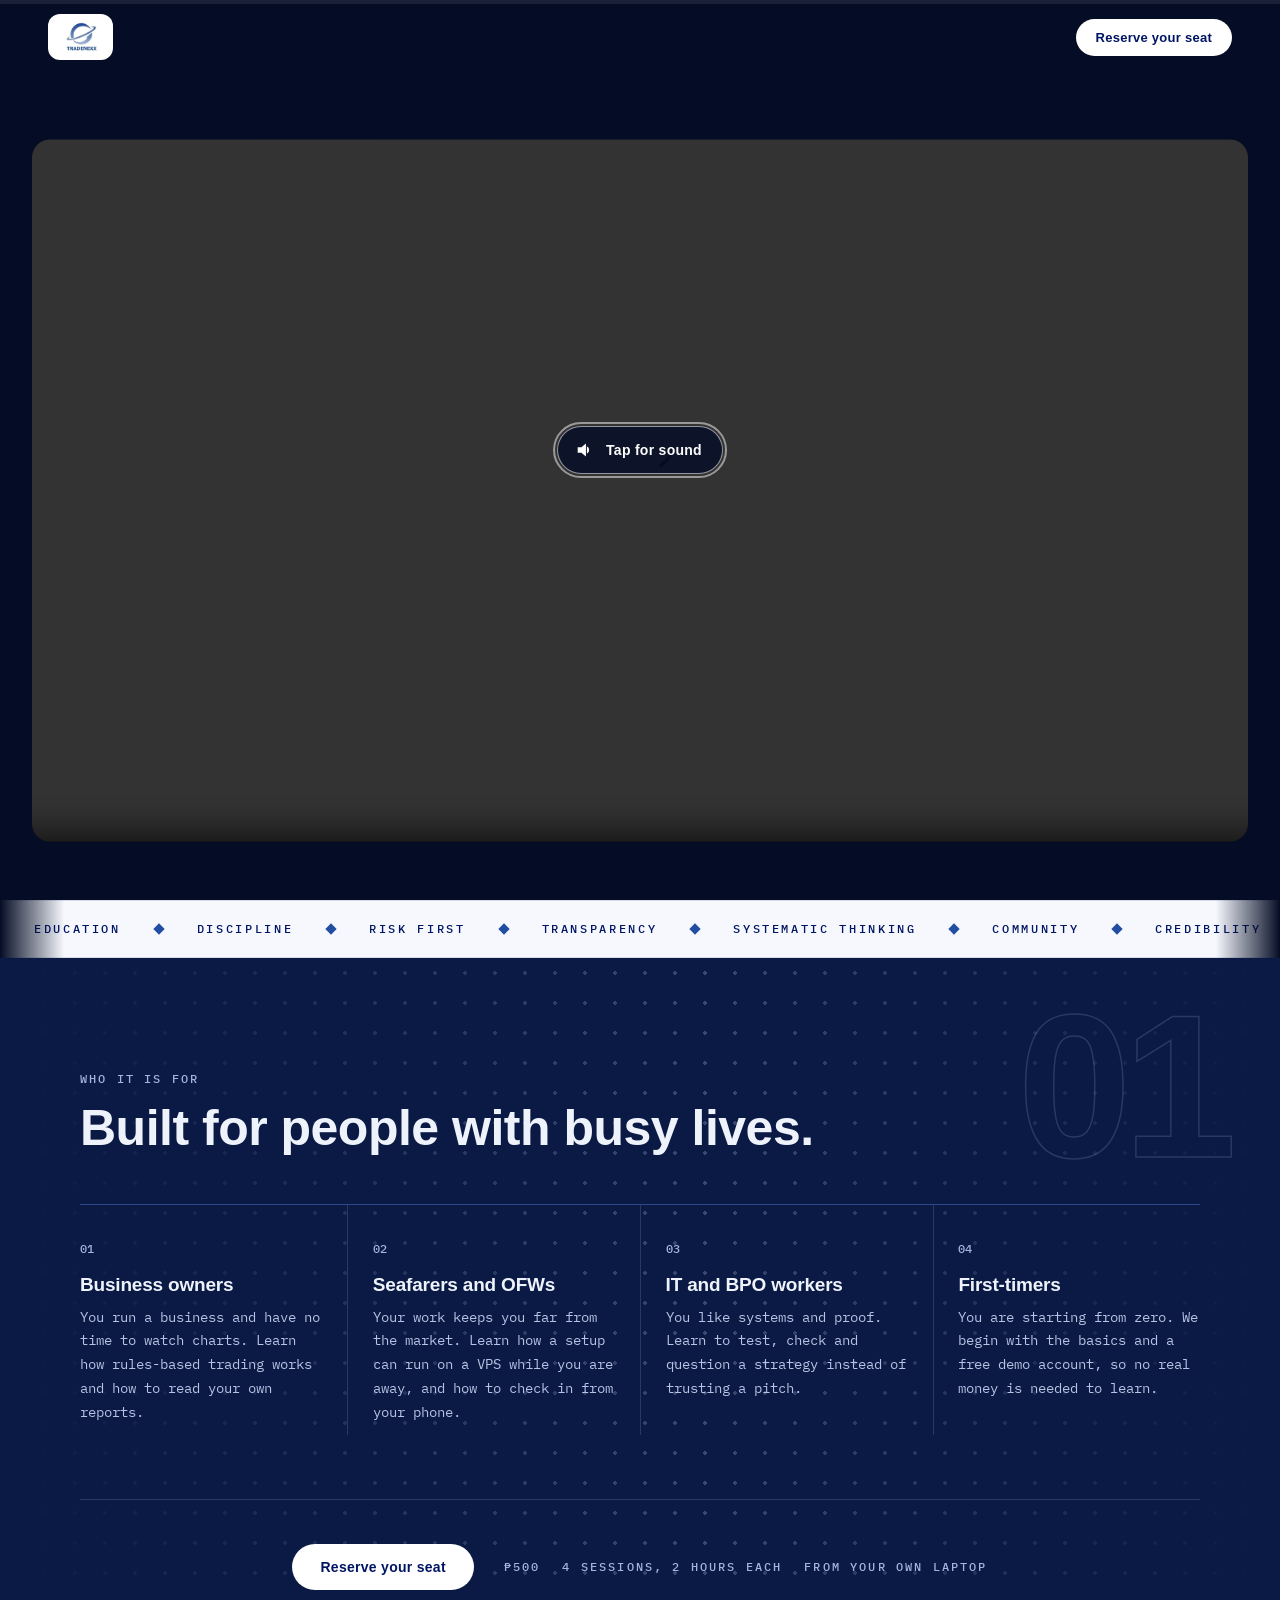
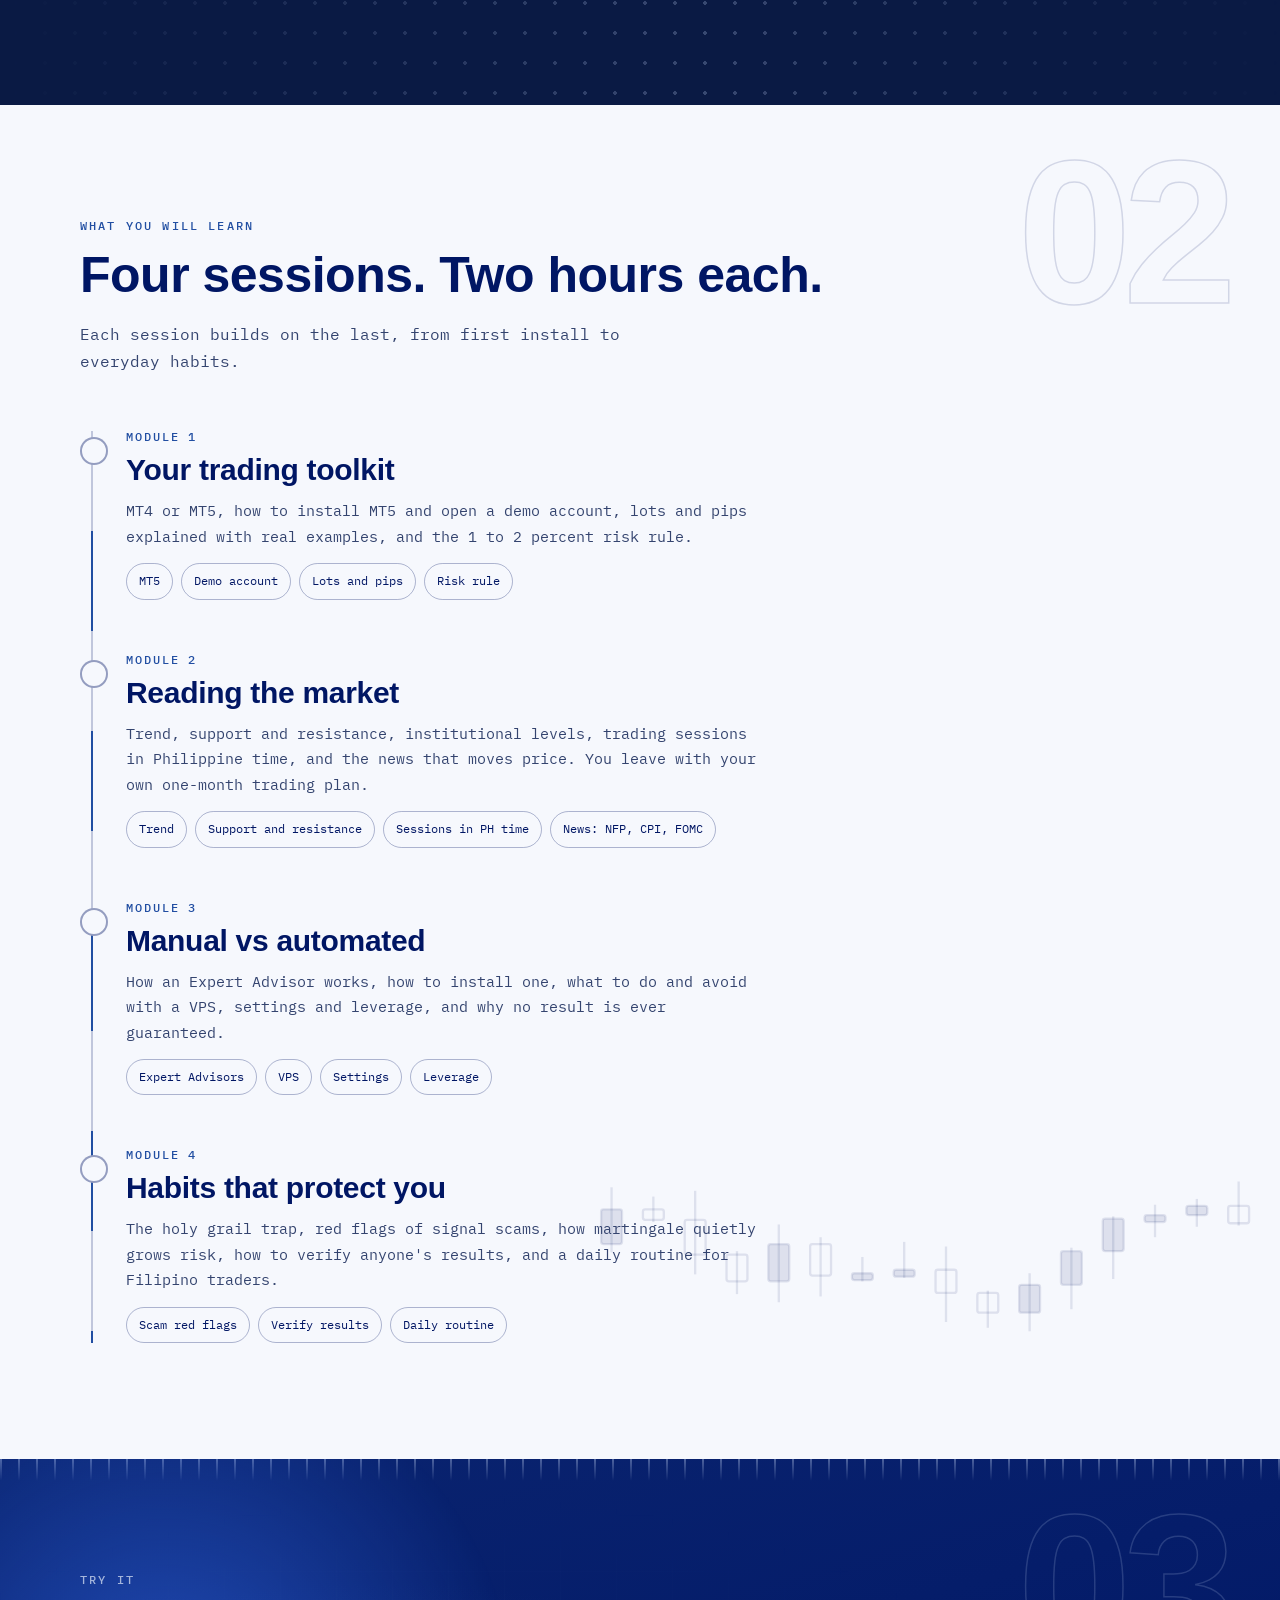
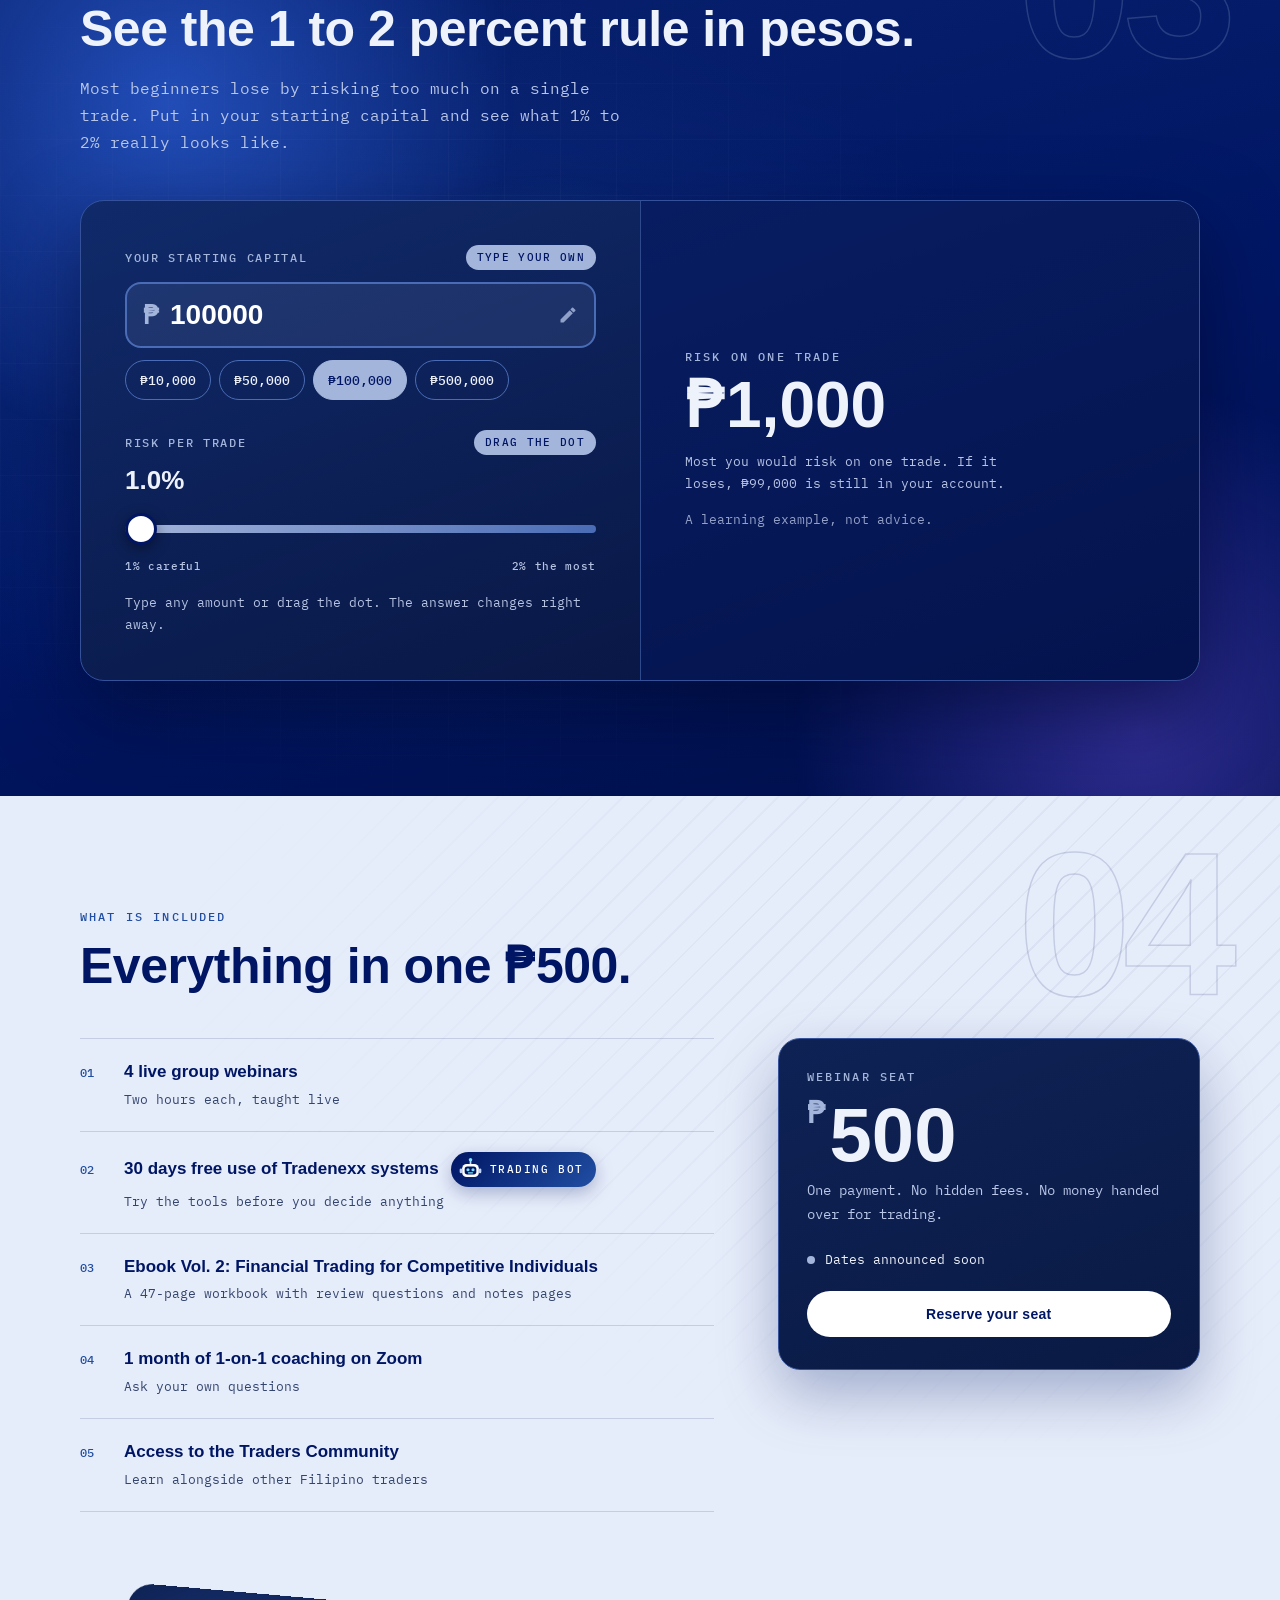
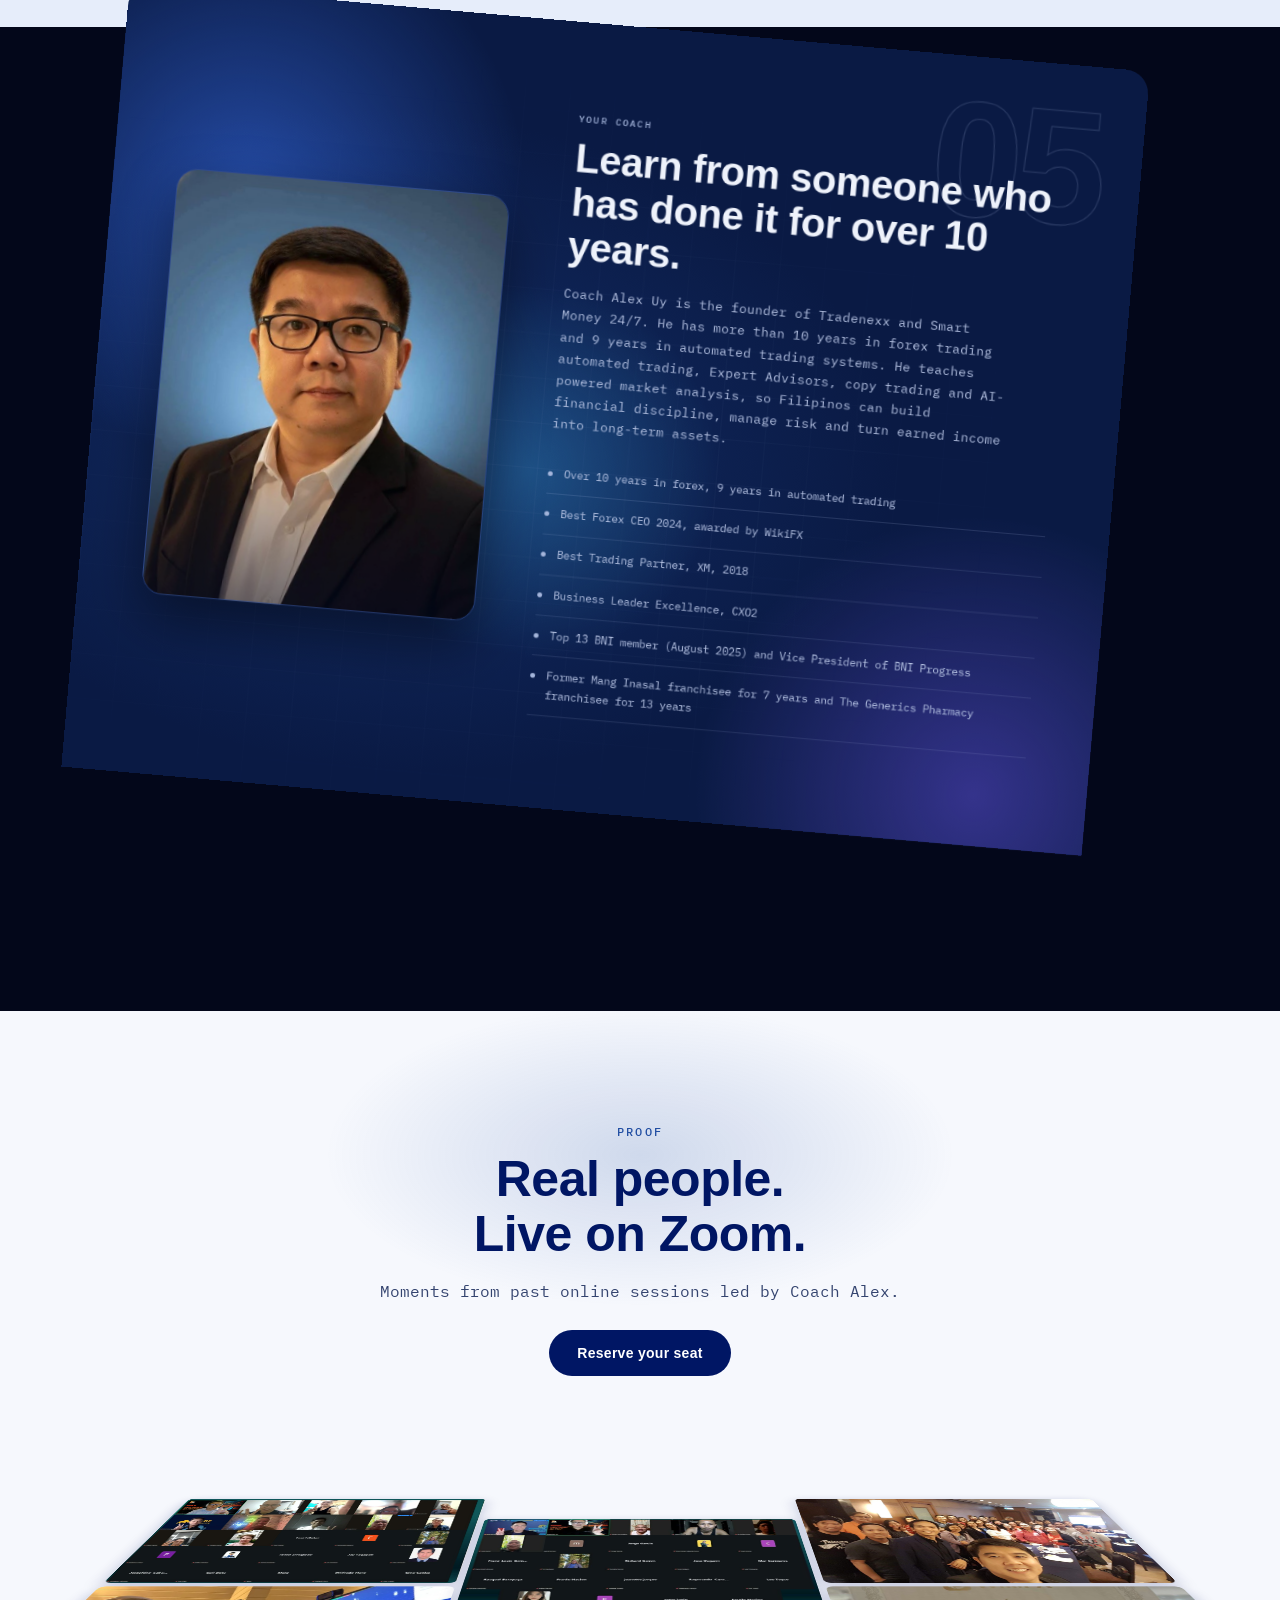
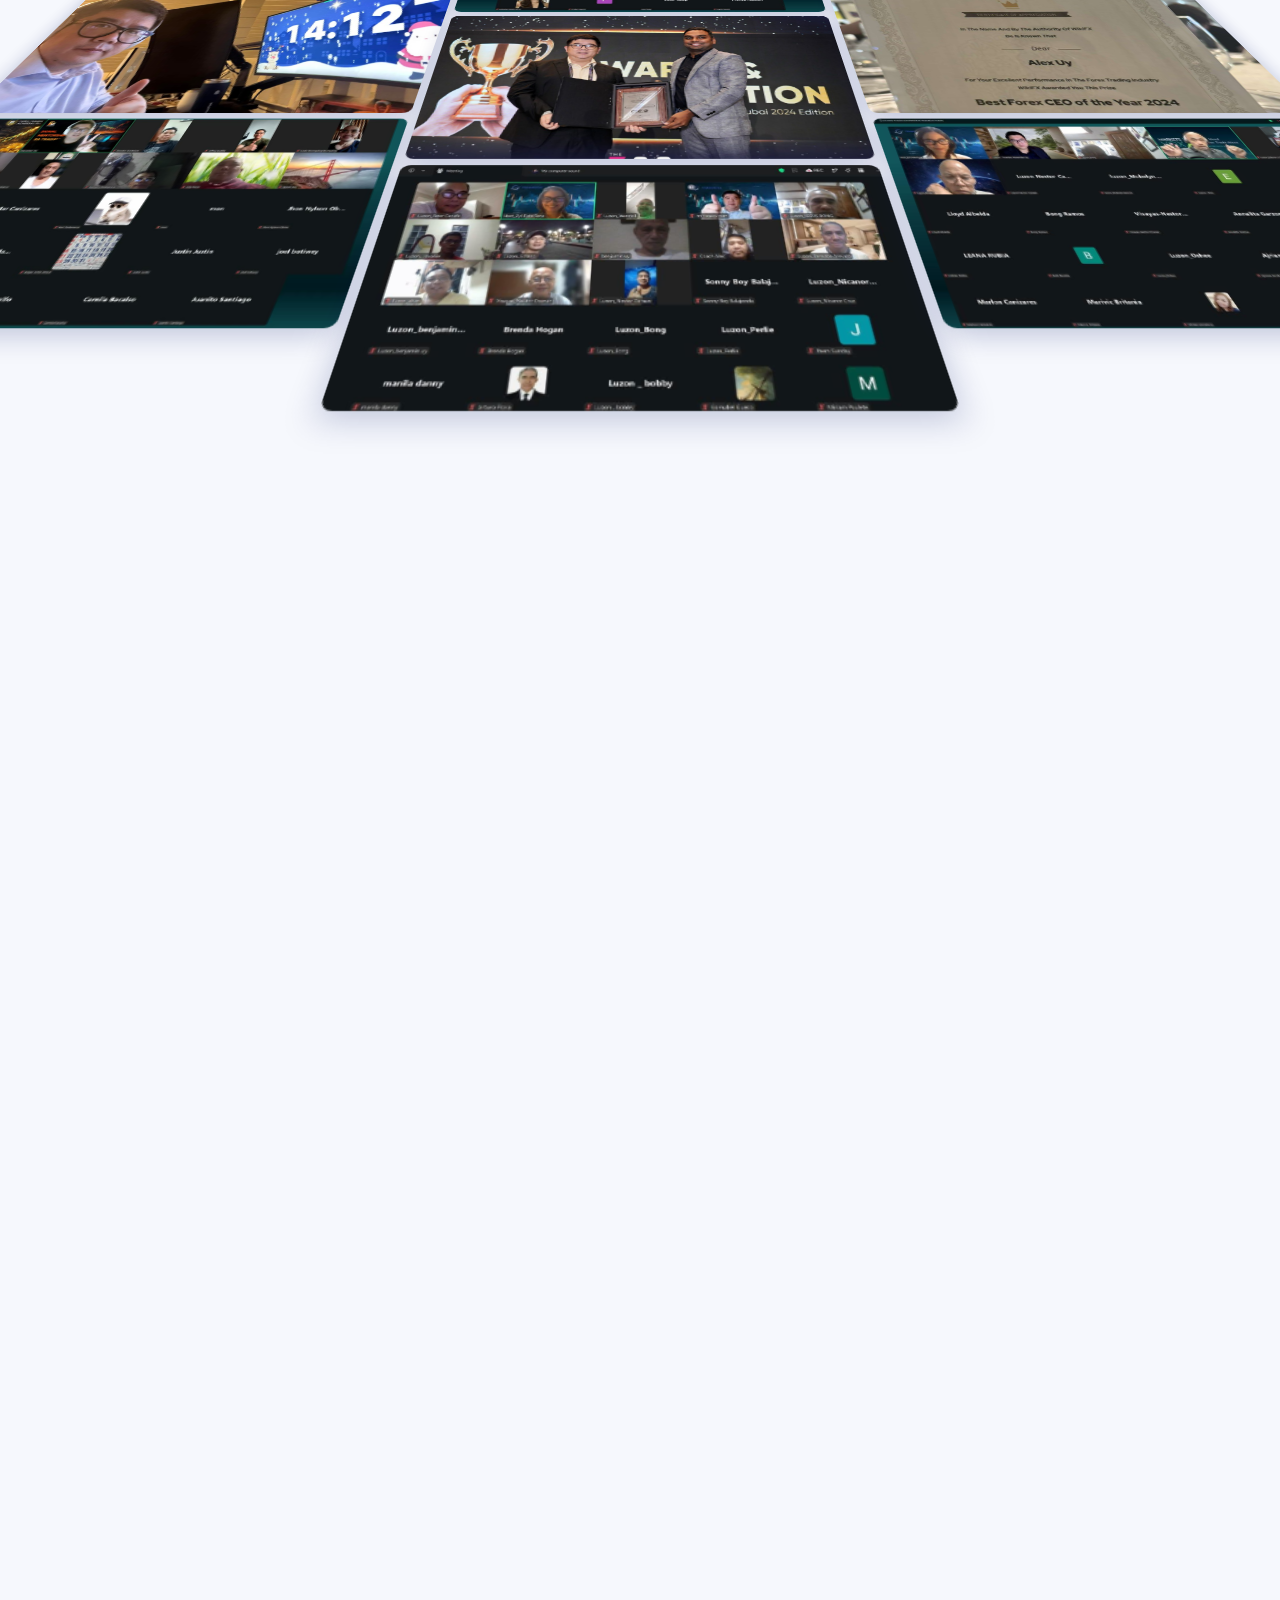
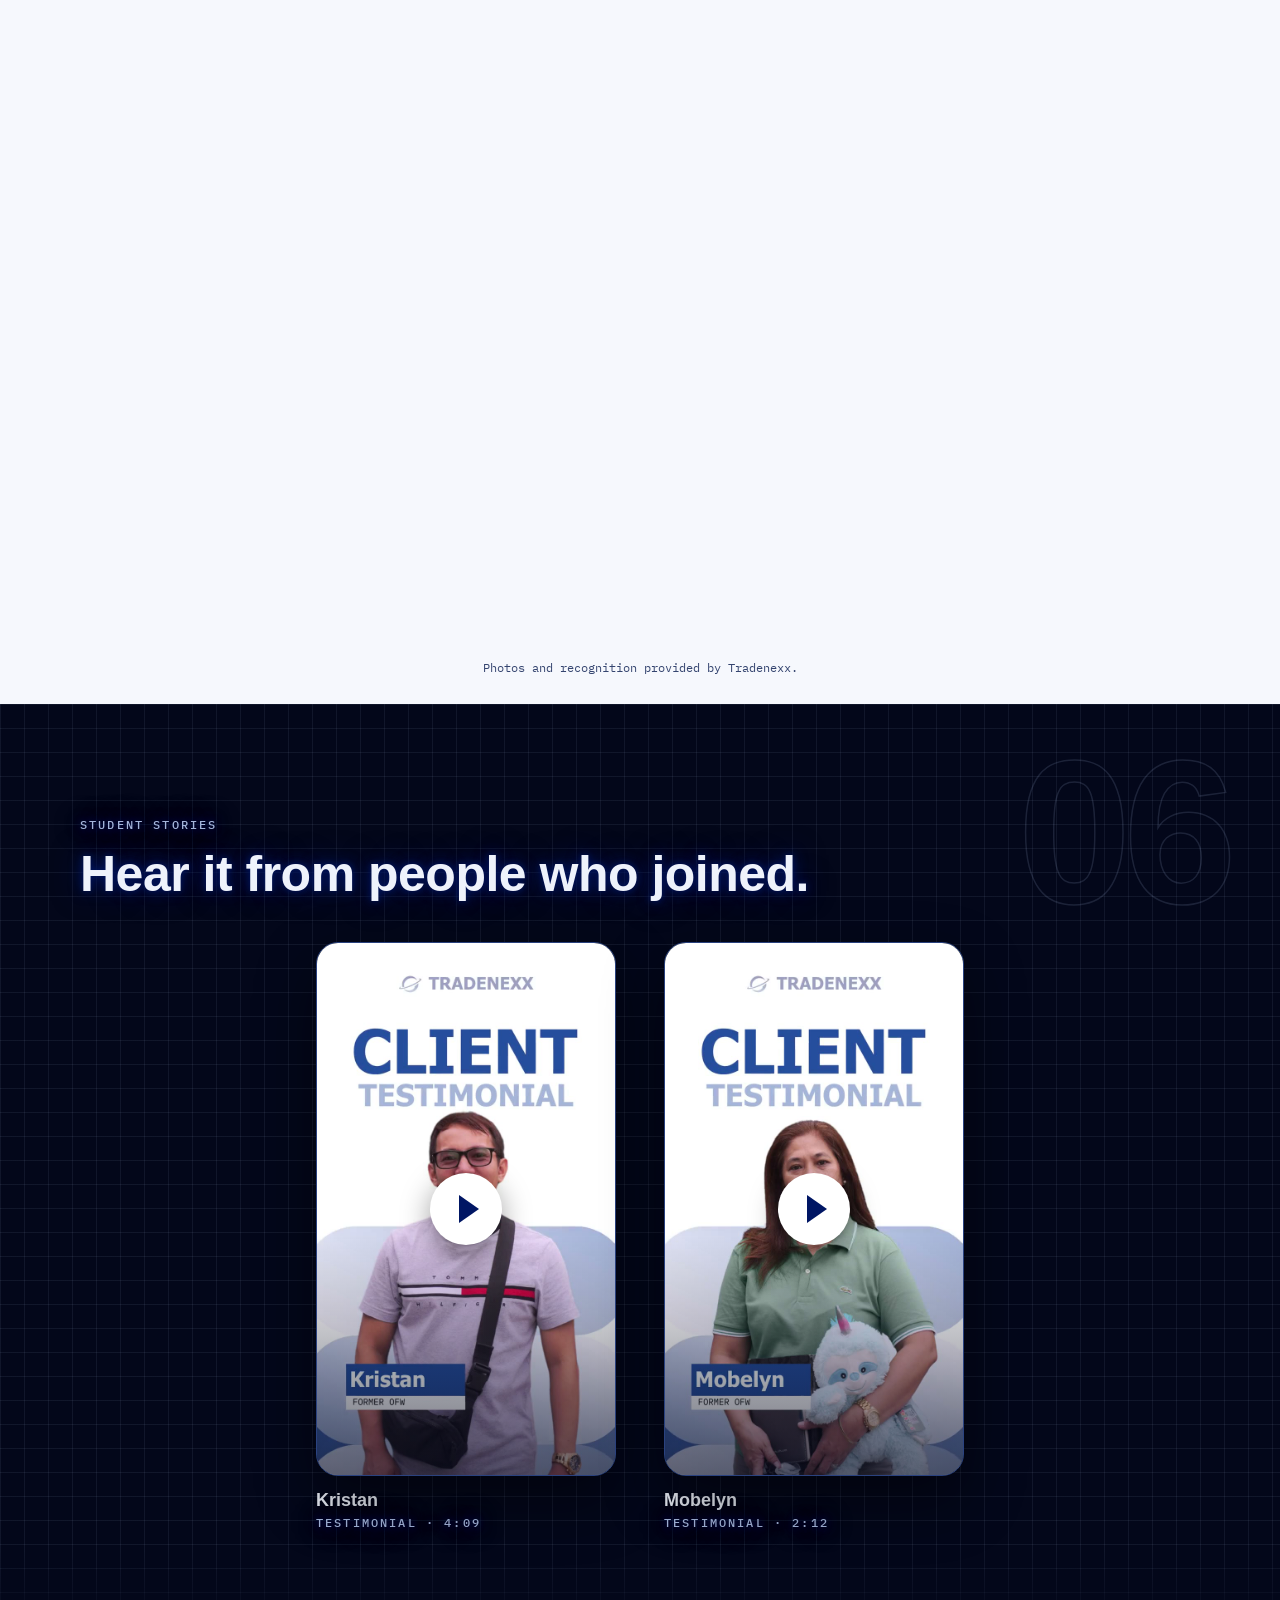
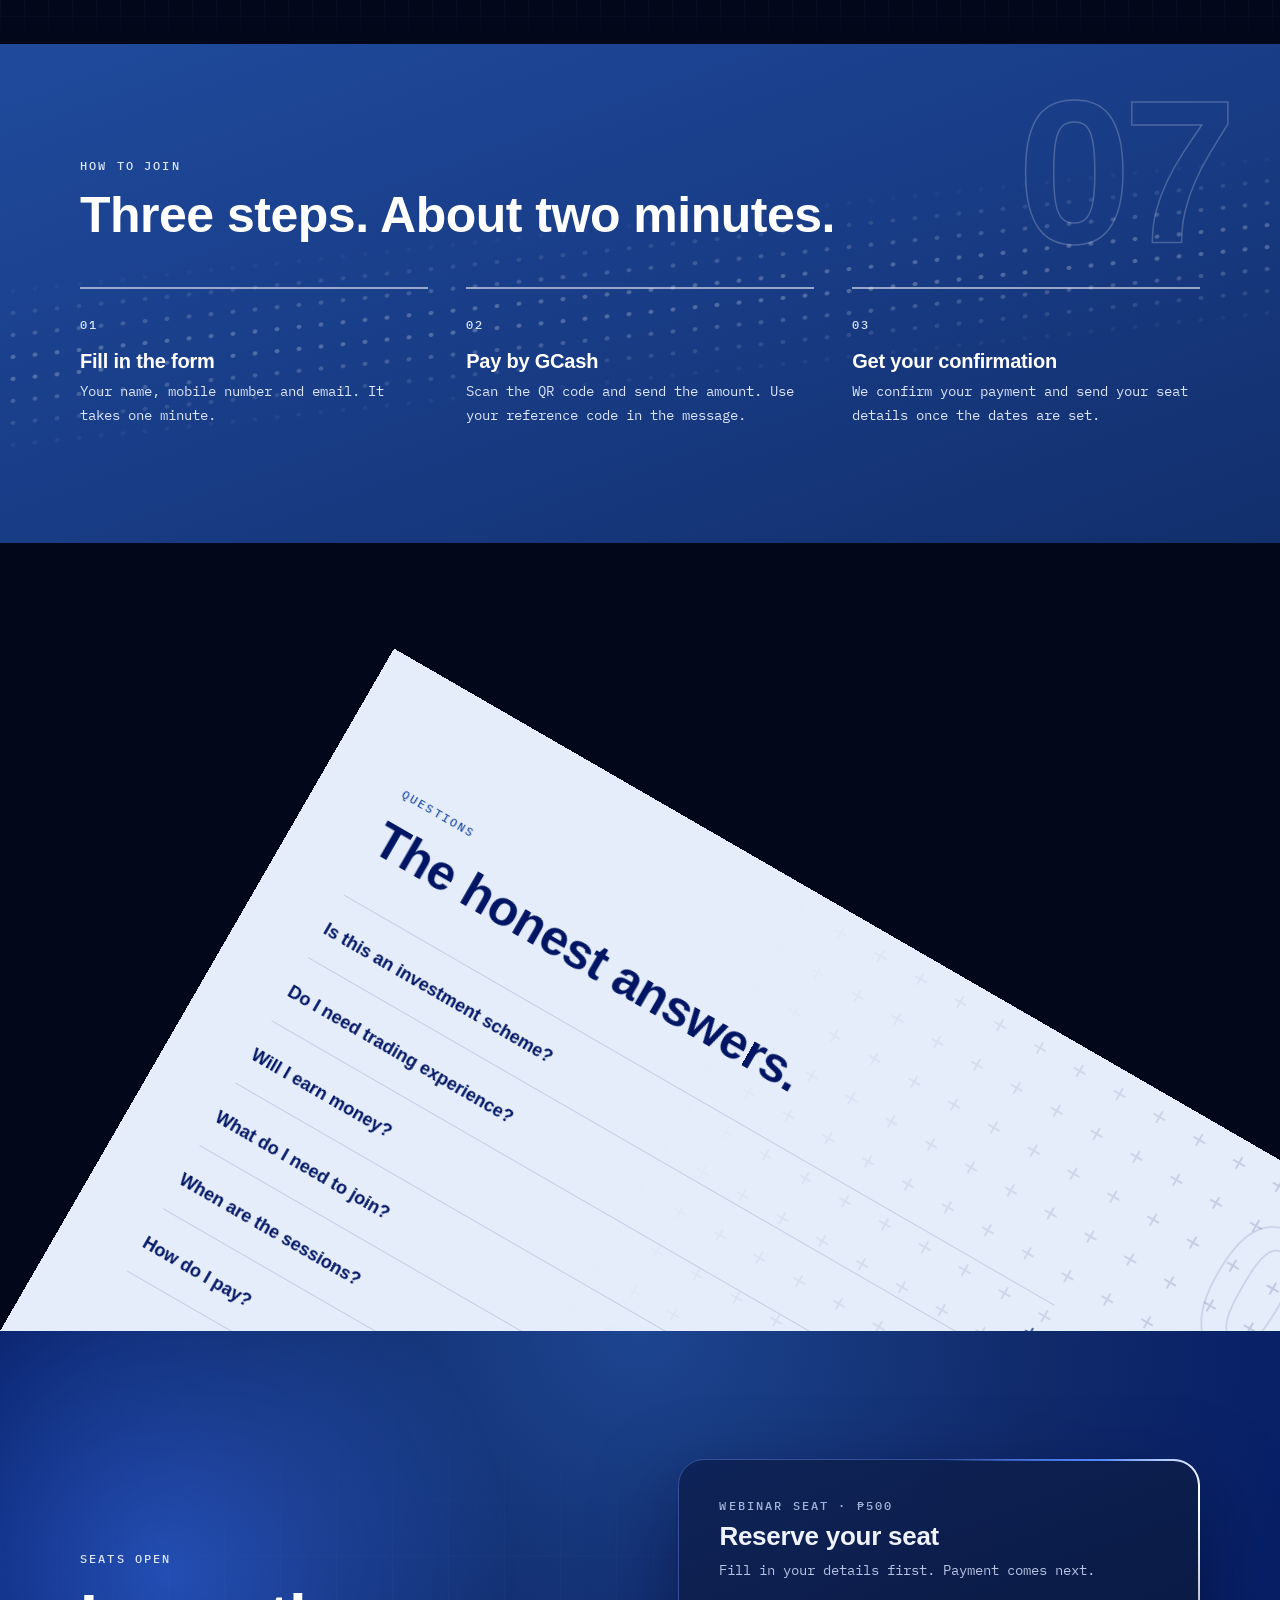
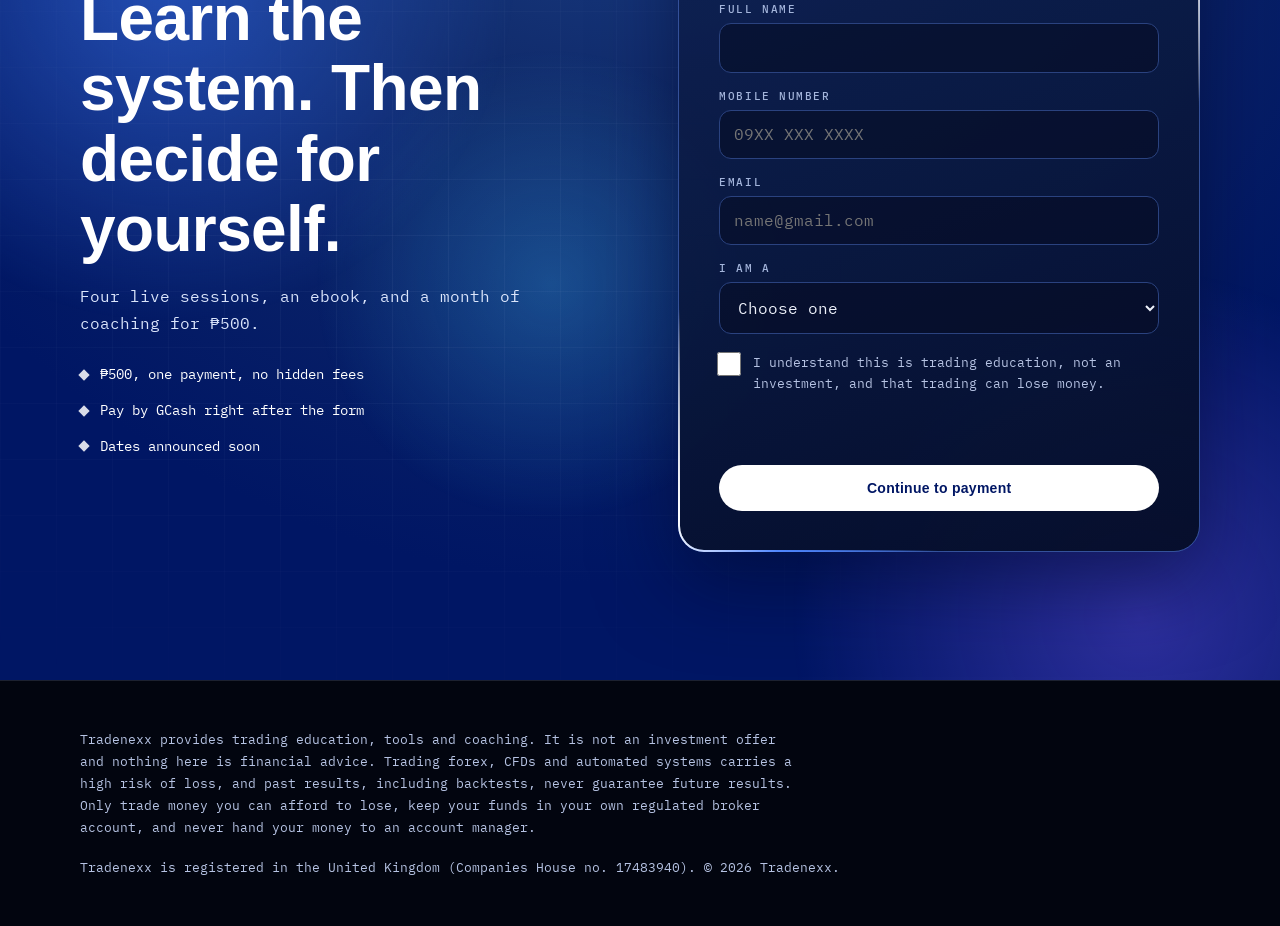
<file: webinar/index.html>
<!doctype html>
<html lang="en">
<head>
<meta charset="utf-8">
<meta name="viewport" content="width=device-width,initial-scale=1,viewport-fit=cover">
<title>Online Trading Webinar Philippines | Tradenexx with Coach Alex Uy</title>
<meta name="description" content="A 4-session live online webinar with Coach Alex Uy. Learn MT5, risk, reading the market and automated trading, with no hype. Just 500 pesos.">
<meta name="theme-color" content="#050d26">
<meta name="robots" content="noindex, nofollow">
<link rel="canonical" href="https://founderalexanderuy.com/webinar/">
<meta property="og:site_name" content="Tradenexx">
<meta property="og:locale" content="en_PH">
<meta property="og:title" content="Online Trading Webinar Philippines | Tradenexx with Coach Alex Uy">
<meta property="og:description" content="A 4-session live online webinar with Coach Alex Uy. Learn MT5, risk, reading the market and automated trading, with no hype. Just 500 pesos.">
<meta property="og:type" content="website">
<meta property="og:url" content="https://founderalexanderuy.com/webinar/">
<meta property="og:image" content="https://founderalexanderuy.com/assets/img/alexdesk.jpg">
<meta property="og:image:alt" content="Online Trading Webinar Philippines | Tradenexx with Coach Alex Uy">
<meta name="twitter:card" content="summary_large_image">
<script type="application/ld+json">{"@context": "https://schema.org", "@graph": [{"@type": "Organization", "name": "Tradenexx", "url": "https://founderalexanderuy.com/", "logo": "https://founderalexanderuy.com/assets/favicon.png", "founder": {"@type": "Person", "name": "Alex Uy", "jobTitle": "Founder, Tradenexx"}}, {"@type": "Course", "name": "Online Trading Webinar Philippines", "description": "A 4-session live online webinar with Coach Alex Uy. Learn MT5, risk, reading the market and automated trading, with no hype. Just 500 pesos.", "url": "https://founderalexanderuy.com/webinar/", "provider": {"@type": "Organization", "name": "Tradenexx", "url": "https://founderalexanderuy.com/", "logo": "https://founderalexanderuy.com/assets/favicon.png", "founder": {"@type": "Person", "name": "Alex Uy", "jobTitle": "Founder, Tradenexx"}}, "inLanguage": "en-PH", "offers": {"@type": "Offer", "price": "500", "priceCurrency": "PHP", "availability": "https://schema.org/InStock", "url": "https://founderalexanderuy.com/webinar/"}, "hasCourseInstance": {"@type": "CourseInstance", "courseMode": "online"}}]}</script>
<link rel="icon" type="image/png" href="../assets/favicon.png">
<link rel="preconnect" href="https://fonts.googleapis.com"><link rel="preconnect" href="https://fonts.gstatic.com" crossorigin>
<link rel="preload" as="style" href="https://fonts.googleapis.com/css2?family=IBM+Plex+Mono:wght@400;500&display=swap" onload="this.onload=null;this.rel='stylesheet'"><noscript><link href="https://fonts.googleapis.com/css2?family=IBM+Plex+Mono:wght@400;500&display=swap" rel="stylesheet"></noscript>
<link rel="stylesheet" href="../assets/site.css?v=1794300115">
</head>
<body>
<a class="skip" href="#main">Skip to content</a>
<div class="progress" aria-hidden="true"><i></i></div>
<div class="env" aria-hidden="true"></div>
<nav class="top" aria-label="Main">
  <a class="logo-plate" href="./" aria-label="Tradenexx home"><img src="../assets/img/logo.webp" alt="Tradenexx" width="101" height="84"></a>
  <button class="btn small" data-join type="button">Reserve your seat</button>
</nav>

<header class="hero3" id="top">
  <div class="stage3">
    <div class="bg3" aria-hidden="true" style="--hp:50% 22%;--o1:.35;--o2:.8;--hpm:12% 22%;--hero:url(../assets/img/alexdesk.jpg)"></div>
    <div class="vframe">
      <!-- VIDEO: set the link in build.py (VIDEOS) and re-run it. Nothing here needs editing by hand. -->
      <div class="vid" data-state="ready" data-src="../assets/vid/intro.mp4">
        <img class="vid-poster" src="../assets/img/playbook.jpg" alt="" fetchpriority="high" decoding="async">
        <div class="vid-art" aria-hidden="true"><svg viewBox="0 0 908 300" preserveAspectRatio="xMidYMid meet" fill="none" stroke="currentColor" stroke-width="2" aria-hidden="true"><line x1="22" y1="130" x2="22" y2="175"/><rect x="13" y="150" width="18" height="6" rx="2" fill="none"/><line x1="58" y1="109" x2="58" y2="180"/><rect x="49" y="133" width="18" height="23" rx="2" fill="currentColor"/><line x1="94" y1="103" x2="94" y2="157"/><rect x="85" y="107" width="18" height="26" rx="2" fill="currentColor"/><line x1="130" y1="102" x2="130" y2="115"/><rect x="121" y="107" width="18" height="6" rx="2" fill="none"/><line x1="166" y1="85" x2="166" y2="152"/><rect x="157" y="110" width="18" height="34" rx="2" fill="none"/><line x1="202" y1="122" x2="202" y2="182"/><rect x="193" y="144" width="18" height="19" rx="2" fill="none"/><line x1="238" y1="133" x2="238" y2="173"/><rect x="229" y="151" width="18" height="12" rx="2" fill="currentColor"/><line x1="274" y1="121" x2="274" y2="175"/><rect x="265" y="122" width="18" height="29" rx="2" fill="currentColor"/><line x1="310" y1="110" x2="310" y2="143"/><rect x="301" y="112" width="18" height="10" rx="2" fill="currentColor"/><line x1="346" y1="73" x2="346" y2="120"/><rect x="337" y="81" width="18" height="31" rx="2" fill="currentColor"/><line x1="382" y1="37" x2="382" y2="87"/><rect x="373" y="59" width="18" height="22" rx="2" fill="currentColor"/><line x1="418" y1="22" x2="418" y2="76"/><rect x="409" y="40" width="18" height="19" rx="2" fill="currentColor"/><line x1="454" y1="35" x2="454" y2="43"/><rect x="445" y="40" width="18" height="6" rx="2" fill="none"/><line x1="490" y1="21" x2="490" y2="46"/><rect x="481" y="40" width="18" height="6" rx="2" fill="none"/><line x1="526" y1="18" x2="526" y2="57"/><rect x="517" y="40" width="18" height="6" rx="2" fill="none"/><line x1="562" y1="27" x2="562" y2="72"/><rect x="553" y="40" width="18" height="19" rx="2" fill="none"/><line x1="598" y1="39" x2="598" y2="92"/><rect x="589" y="59" width="18" height="8" rx="2" fill="none"/><line x1="634" y1="17" x2="634" y2="68"/><rect x="625" y="40" width="18" height="27" rx="2" fill="currentColor"/><line x1="670" y1="28" x2="670" y2="45"/><rect x="661" y="40" width="18" height="6" rx="2" fill="none"/><line x1="706" y1="22" x2="706" y2="65"/><rect x="697" y="40" width="18" height="6" rx="2" fill="none"/><line x1="742" y1="28" x2="742" y2="60"/><rect x="733" y="40" width="18" height="6" rx="2" fill="none"/><line x1="778" y1="32" x2="778" y2="93"/><rect x="769" y="40" width="18" height="35" rx="2" fill="none"/><line x1="814" y1="60" x2="814" y2="98"/><rect x="805" y="75" width="18" height="14" rx="2" fill="none"/><line x1="850" y1="54" x2="850" y2="107"/><rect x="841" y="58" width="18" height="31" rx="2" fill="currentColor"/></svg></div>
        <button class="vid-play" type="button" aria-label="Play video">
          <span class="vid-btn"><svg viewBox="0 0 24 24" aria-hidden="true"><path d="M8 5v14l11-7z"/></svg></span>
          <span class="vid-label">Watch the video</span></button>
      </div>
    </div>
    <div class="intro3"><div class="eyebrow">Online webinar · 4 live sessions</div></div>
    <h1 class="titles"><span class="t1">See the system</span> <span class="t2">before you trust it.</span></h1>
    <div class="hint3"><p class="lede">Learn how trading and automated trading really work, live with Coach Alex Uy. No hype and no promises of quick money.</p><span class="eyebrow">Scroll to open the video</span></div>
  </div>
</header>

<div class="marquee" aria-hidden="true"><div class="track"><div class="mset"><span>Education</span><i></i><span>Discipline</span><i></i><span>Risk first</span><i></i><span>Transparency</span><i></i><span>Systematic thinking</span><i></i><span>Community</span><i></i><span>Credibility</span><i></i><span>Opportunity</span><i></i><span>Responsible trading</span><i></i></div><div class="mset"><span>Education</span><i></i><span>Discipline</span><i></i><span>Risk first</span><i></i><span>Transparency</span><i></i><span>Systematic thinking</span><i></i><span>Community</span><i></i><span>Credibility</span><i></i><span>Opportunity</span><i></i><span>Responsible trading</span><i></i></div><div class="mset"><span>Education</span><i></i><span>Discipline</span><i></i><span>Risk first</span><i></i><span>Transparency</span><i></i><span>Systematic thinking</span><i></i><span>Community</span><i></i><span>Credibility</span><i></i><span>Opportunity</span><i></i><span>Responsible trading</span><i></i></div><div class="mset"><span>Education</span><i></i><span>Discipline</span><i></i><span>Risk first</span><i></i><span>Transparency</span><i></i><span>Systematic thinking</span><i></i><span>Community</span><i></i><span>Credibility</span><i></i><span>Opportunity</span><i></i><span>Responsible trading</span><i></i></div></div></div>

<main id="main" tabindex="-1">
<section class="s t-navy d-dots reveal">
<div class="wrap">
  <div class="eyebrow rv">Who it is for</div>
  <h2 class="rv">Built for people with busy lives.</h2>
  <div class="who"><div class="rv"><span class="n">01</span><h3>Business owners</h3><p>You run a business and have no time to watch charts. Learn how rules-based trading works and how to read your own reports.</p></div><div class="rv"><span class="n">02</span><h3>Seafarers and OFWs</h3><p>Your work keeps you far from the market. Learn how a setup can run on a VPS while you are away, and how to check in from your phone.</p></div><div class="rv"><span class="n">03</span><h3>IT and BPO workers</h3><p>You like systems and proof. Learn to test, check and question a strategy instead of trusting a pitch.</p></div><div class="rv"><span class="n">04</span><h3>First-timers</h3><p>You are starting from zero. We begin with the basics and a free demo account, so no real money is needed to learn.</p></div></div>
  <div class="who-cta rv">
    <button class="btn" data-join type="button">Reserve your seat</button>
    <div class="meta"><span class="eyebrow">₱500</span><span class="eyebrow">4 sessions, 2 hours each</span><span class="eyebrow">From your own laptop</span></div>
  </div>
</div></section>

<section class="s t-white d-chart"><div class="deco" aria-hidden="true"><svg viewBox="0 0 620 300" preserveAspectRatio="xMidYMid meet" fill="none" stroke="currentColor" stroke-width="2" aria-hidden="true"><line x1="22" y1="101" x2="22" y2="157"/><rect x="13" y="120" width="18" height="30" rx="2" fill="currentColor"/><line x1="58" y1="109" x2="58" y2="131"/><rect x="49" y="120" width="18" height="9" rx="2" fill="none"/><line x1="94" y1="104" x2="94" y2="176"/><rect x="85" y="129" width="18" height="30" rx="2" fill="none"/><line x1="130" y1="156" x2="130" y2="193"/><rect x="121" y="159" width="18" height="23" rx="2" fill="none"/><line x1="166" y1="133" x2="166" y2="200"/><rect x="157" y="150" width="18" height="32" rx="2" fill="currentColor"/><line x1="202" y1="144" x2="202" y2="195"/><rect x="193" y="150" width="18" height="27" rx="2" fill="none"/><line x1="238" y1="161" x2="238" y2="182"/><rect x="229" y="175" width="18" height="6" rx="2" fill="currentColor"/><line x1="274" y1="148" x2="274" y2="179"/><rect x="265" y="172" width="18" height="6" rx="2" fill="currentColor"/><line x1="310" y1="152" x2="310" y2="217"/><rect x="301" y="172" width="18" height="20" rx="2" fill="none"/><line x1="346" y1="190" x2="346" y2="222"/><rect x="337" y="192" width="18" height="17" rx="2" fill="none"/><line x1="382" y1="175" x2="382" y2="225"/><rect x="373" y="185" width="18" height="24" rx="2" fill="currentColor"/><line x1="418" y1="153" x2="418" y2="206"/><rect x="409" y="156" width="18" height="29" rx="2" fill="currentColor"/><line x1="454" y1="126" x2="454" y2="180"/><rect x="445" y="128" width="18" height="28" rx="2" fill="currentColor"/><line x1="490" y1="116" x2="490" y2="144"/><rect x="481" y="125" width="18" height="6" rx="2" fill="currentColor"/><line x1="526" y1="111" x2="526" y2="135"/><rect x="517" y="117" width="18" height="8" rx="2" fill="currentColor"/><line x1="562" y1="96" x2="562" y2="134"/><rect x="553" y="117" width="18" height="15" rx="2" fill="none"/></svg></div><div class="wrap">
  <div class="eyebrow">What you will learn</div>
  <h2>Four sessions. Two hours each.</h2>
  <p class="lede">Each session builds on the last, from first install to everyday habits.</p>
  <div class="path"><svg class="line" viewBox="0 0 24 100" preserveAspectRatio="none" aria-hidden="true"><path class="track" d="M12 0 V100" vector-effect="non-scaling-stroke"/><path class="draw" d="M12 0 V100" pathLength="1" vector-effect="non-scaling-stroke"/></svg>
  <div class="mod"><div class="tag">Module 1</div><h3>Your trading toolkit</h3><p>MT4 or MT5, how to install MT5 and open a demo account, lots and pips explained with real examples, and the 1 to 2 percent risk rule.</p><ul><li>MT5</li><li>Demo account</li><li>Lots and pips</li><li>Risk rule</li></ul></div>
<div class="mod"><div class="tag">Module 2</div><h3>Reading the market</h3><p>Trend, support and resistance, institutional levels, trading sessions in Philippine time, and the news that moves price. You leave with your own one-month trading plan.</p><ul><li>Trend</li><li>Support and resistance</li><li>Sessions in PH time</li><li>News: NFP, CPI, FOMC</li></ul></div>
<div class="mod"><div class="tag">Module 3</div><h3>Manual vs automated</h3><p>How an Expert Advisor works, how to install one, what to do and avoid with a VPS, settings and leverage, and why no result is ever guaranteed.</p><ul><li>Expert Advisors</li><li>VPS</li><li>Settings</li><li>Leverage</li></ul></div>
<div class="mod"><div class="tag">Module 4</div><h3>Habits that protect you</h3><p>The holy grail trap, red flags of signal scams, how martingale quietly grows risk, how to verify anyone's results, and a daily routine for Filipino traders.</p><ul><li>Scam red flags</li><li>Verify results</li><li>Daily routine</li></ul></div>
</div>
</div></section>

<section class="s t-deep d-ticks aur-sec"><div class="aur" aria-hidden="true"><i></i><i></i><i></i></div><div class="wrap">
  <div class="eyebrow">Try it</div>
  <h2>See the 1 to 2 percent rule in pesos.</h2>
  <p class="lede">Most beginners lose by risking too much on a single trade. Put in your starting capital and see what 1% to 2% really looks like.</p>
  <div class="calc">
    <div class="calc-in">
      <div class="calc-row"><label class="f" for="capital">Your starting capital</label><span class="tag-edit">Type your own</span></div>
      <div class="field nudge" id="capfield"><span class="cur">₱</span><input id="capital" type="number" inputmode="numeric" min="0" step="1000" value="100000" aria-describedby="calc-hint"><svg class="pen" viewBox="0 0 24 24" aria-hidden="true"><path d="M3 17.25V21h3.75L17.8 9.94l-3.75-3.75L3 17.25zm17.7-10.05a1 1 0 0 0 0-1.41l-2.5-2.5a1 1 0 0 0-1.41 0l-1.96 1.96 3.75 3.75 2.12-1.8z"/></svg></div>
      <div class="chips" role="group" aria-label="Quick amounts"><button type="button" data-cap="10000">₱10,000</button><button type="button" data-cap="50000">₱50,000</button><button type="button" data-cap="100000">₱100,000</button><button type="button" data-cap="500000">₱500,000</button></div>
      <div class="calc-row" style="margin-top:30px"><label class="f" for="riskpct">Risk per trade</label><span class="tag-edit">Drag the dot</span></div>
      <div class="pct" id="riskpctlabel">1.0%</div>
      <div class="slider nudge" id="slidewrap"><input id="riskpct" type="range" min="1" max="2" step="0.1" value="1" aria-label="Risk per trade, 1 to 2 percent"><div class="ends"><span>1% careful</span><span>2% the most</span></div></div>
      <p class="hint" id="calc-hint">Type any amount or drag the dot. The answer changes right away.</p>
    </div>
    <div class="out">
      <div class="eyebrow">Risk on one trade</div>
      <div class="big" id="riskout" aria-live="polite">₱1,000</div>
      <p class="note" id="riskper"></p>
      <p class="note" style="margin-top:14px;opacity:.8">A learning example, not advice.</p>
    </div>
  </div>
</div></section>

<div class="stack">
<section class="s t-pale d-stripes reveal">
  <div class="wrap">
  <div class="eyebrow rv">What is included</div>
  <h2 class="rv">Everything in one ₱500.</h2>
  <div class="offer">
    <ul class="incl"><li class="rv"><span class="i">01</span><div><b>4 live group webinars</b><small>Two hours each, taught live</small></div></li><li class="rv"><span class="i">02</span><div><b>30 days free use of Tradenexx systems<span class="bot"><svg viewBox="0 0 24 24" width="25" height="25" aria-hidden="true"><line x1="12" y1="3.2" x2="12" y2="6.6" stroke="#bcd4ff" stroke-width="1.6" stroke-linecap="round"/><circle class="ant" cx="12" cy="2.6" r="1.7" fill="#7fe0ff"/><rect x="4" y="6.6" width="16" height="12.6" rx="4.2" fill="#fff"/><rect x="1.6" y="11" width="2.4" height="4.6" rx="1.2" fill="#bcd4ff"/><rect x="20" y="11" width="2.4" height="4.6" rx="1.2" fill="#bcd4ff"/><rect x="6.4" y="9" width="11.2" height="7.8" rx="2.6" fill="#001664"/><circle class="eye" cx="9.6" cy="12.2" r="1.5" fill="#7fe0ff"/><circle class="eye" cx="14.4" cy="12.2" r="1.5" fill="#7fe0ff"/><path d="M10 15.2h4" stroke="#7fe0ff" stroke-width="1.1" stroke-linecap="round"/></svg>Trading bot</span></b><small>Try the tools before you decide anything</small></div></li><li class="rv"><span class="i">03</span><div><b>Ebook Vol. 2: Financial Trading for Competitive Individuals</b><small>A 47-page workbook with review questions and notes pages</small></div></li><li class="rv"><span class="i">04</span><div><b>1 month of 1-on-1 coaching on Zoom</b><small>Ask your own questions</small></div></li><li class="rv"><span class="i">05</span><div><b>Access to the Traders Community</b><small>Learn alongside other Filipino traders</small></div></li></ul>
    <aside class="price rv" aria-label="Price">
      <div class="eyebrow">Webinar seat</div>
      <div class="amt"><sup>₱</sup>500</div>
      <p>One payment. No hidden fees. No money handed over for trading.</p>
      <div class="tbd"><i></i>Dates announced soon</div>
      <button class="btn" data-join type="button">Reserve your seat</button>
    </aside>
  </div>
</div></section>

<section class="s t-navy aur-sec reveal"><div class="aur" aria-hidden="true"><i></i><i></i><i></i></div><div class="wrap coach">
  <div class="ph rv"><img src="../assets/img/coach.jpg" alt="Coach Alex Uy, founder of Tradenexx" loading="lazy" width="720" height="923"></div>
  <div>
    <div class="eyebrow rv">Your coach</div>
    <h2 class="rv">Learn from someone who has done it for over 10 years.</h2>
    <p class="lede rv">Coach Alex Uy is the founder of Tradenexx and Smart Money 24/7. He has more than 10 years in forex trading and 9 years in automated trading systems. He teaches automated trading, Expert Advisors, copy trading and AI-powered market analysis, so Filipinos can build financial discipline, manage risk and turn earned income into long-term assets.</p>
    <ul class="facts rv"><li>Over 10 years in forex, 9 years in automated trading</li><li>Best Forex CEO 2024, awarded by WikiFX</li><li>Best Trading Partner, XM, 2018</li><li>Business Leader Excellence, CXO2</li><li>Top 13 BNI member (August 2025) and Vice President of BNI Progress</li><li>Former Mang Inasal franchisee for 7 years and The Generics Pharmacy franchisee for 13 years</li></ul>
  </div>
</div></section>
</div>

<section class="s t-white gal-sec" aria-label="Photos from past trainings"><div class="gal-head"><div class="eyebrow ba" style="--i:0">Proof</div><h2 class="ba" style="--i:1">Real people. Live on Zoom.</h2><p class="lede ba" style="--i:2">Moments from past online sessions led by Coach Alex.</p><div class="ba" style="--i:3"><button class="btn" data-join type="button">Reserve your seat</button></div></div><div class="gal-scroll"><div class="gal-sticky"><div class="gal-grid"><div class="gal-col" data-y="[-10,2]"><img src="../assets/img/zoom1.jpg" alt="Coach Alex and attendees waving during a live Zoom session" loading="lazy" decoding="async" draggable="false" style="object-position:50% 50%"><img src="../assets/img/deskselfie.jpg" alt="Coach Alex giving a thumbs up at his desk before a live webinar" loading="lazy" decoding="async" draggable="false" style="object-position:25% 40%"><img src="../assets/img/zoom3.jpg" alt="Coach Alex and attendees on a live Zoom call" loading="lazy" decoding="async" draggable="false" style="object-position:50% 50%"></div><div class="gal-col" data-y="[15,5]"><img src="../assets/img/zoom2.jpg" alt="A full Zoom room of attendees during a Tradenexx webinar" loading="lazy" decoding="async" draggable="false" style="object-position:50% 50%"><img src="../assets/img/award.jpg" alt="Coach Alex receiving an award in Dubai" loading="lazy" decoding="async" draggable="false" style="object-position:50% 25%"><img src="../assets/img/zoom4.jpg" alt="A Zoom Workplace session with attendees from across the Philippines" loading="lazy" decoding="async" draggable="false" style="object-position:50% 50%"></div><div class="gal-col" data-y="[-10,2]"><img src="../assets/img/selfie.jpg" alt="Coach Alex taking a selfie with a full room of attendees" loading="lazy" decoding="async" draggable="false" style="object-position:50% 50%"><img src="../assets/img/cert.jpg" alt="Best Forex CEO 2024 certificate from WikiFX" loading="lazy" decoding="async" draggable="false" style="object-position:50% 30%"><img src="../assets/img/zoom5.jpg" alt="Participants in an online Tradenexx systems training" loading="lazy" decoding="async" draggable="false" style="object-position:50% 50%"></div></div></div></div><p class="cap gal-cap">Photos and recognition provided by Tradenexx.</p></section>

<section class="s t-ink reveal gp-sec" aria-label="Student testimonials">
  <div class="gp" aria-hidden="true" data-avoid=".tst .eyebrow, .tst h2, .tvf figcaption, .tv"><canvas></canvas></div>
  <div class="wrap tst">
  <div class="eyebrow rv">Student stories</div>
  <h2 class="rv">Hear it from people who joined.</h2>
  <div class="tvs">
    <figure class="tvf"><button class="tv" type="button" data-src="../assets/vid/kristan.mp4" aria-label="Play Kristan's testimonial"><img src="../assets/vid/kristan.jpg" alt="" loading="lazy"><span class="tvp" aria-hidden="true"></span></button><figcaption><b>Kristan</b><span class="eyebrow">Testimonial &middot; 4:09</span></figcaption></figure>
    <figure class="tvf"><button class="tv" type="button" data-src="../assets/vid/mobelyn.mp4" aria-label="Play Mobelyn's testimonial"><img src="../assets/vid/mobelyn.jpg" alt="" loading="lazy"><span class="tvp" aria-hidden="true"></span></button><figcaption><b>Mobelyn</b><span class="eyebrow">Testimonial &middot; 2:12</span></figcaption></figure>
  </div>
</div></section>

<div class="flow">
<section class="s t-blue d-wave reveal"><div class="wrap">
  <div class="eyebrow rv">How to join</div>
  <h2 class="rv">Three steps. About two minutes.</h2>
  <div class="steps"><div class="rv"><h3>Fill in the form</h3><p>Your name, mobile number and email. It takes one minute.</p></div><div class="rv"><h3>Pay by GCash</h3><p>Scan the QR code and send the amount. Use your reference code in the message.</p></div><div class="rv"><h3>Get your confirmation</h3><p>We confirm your payment and send your seat details once the dates are set.</p></div></div>
</div></section>

<section class="s t-pale d-plus"><div class="wrap">
  <div class="eyebrow">Questions</div>
  <h2>The honest answers.</h2>
  <div class="faq"><details><summary>Is this an investment scheme?</summary><p>No. You do not give us money to trade. This is education, tools and coaching. Your trading money stays in your own broker account, in your own name.</p></details><details><summary>Do I need trading experience?</summary><p>No. We start from the basics and you practice on a demo account first, so you can learn without risking real money.</p></details><details><summary>Will I earn money?</summary><p>We cannot promise that, and anyone who does is a red flag. Trading and automated trading can lose money, and past results never guarantee future ones. You learn how to manage risk and judge claims for yourself.</p></details><details><summary>What do I need to join?</summary><p>A Windows laptop or desktop and an internet connection. We guide you through the MT5 setup.</p></details><details><summary>When are the sessions?</summary><p>Dates are announced soon. People who register hear first.</p></details><details><summary>How do I pay?</summary><p>By GCash, right after the form. You get a QR code and a reference code.</p></details></div>
</div></section>

<section class="final t-cta" id="join">
  <div class="aur" aria-hidden="true"><i></i><i></i><i></i></div>
  <div class="final-grid">
    <div class="final-copy">
      <div class="eyebrow">Seats open</div>
      <h2>Learn the system. Then decide for yourself.</h2>
      <p class="lede">Four live sessions, an ebook, and a month of coaching for ₱500.</p>
      <ul class="final-points"><li>₱500, one payment, no hidden fees</li><li>Pay by GCash right after the form</li><li>Dates announced soon</li></ul>
    </div>
    <div class="reg reg-inline" data-step="1" role="group" aria-label="Registration form">
      <div class="in">
    <div class="step1">
      <div class="eyebrow">Webinar seat · ₱500</div>
      <h3>Reserve your seat</h3>
      <p class="lede" style="font-size:14px">Fill in your details first. Payment comes next.</p>
      <form autocomplete="on">
        <div class="fld"><label for="i-name">Full name</label><input id="i-name" name="name" required autocomplete="name"></div>
        <div class="fld"><label for="i-mobile">Mobile number</label><input id="i-mobile" name="mobile" type="tel" required inputmode="tel" placeholder="09XX XXX XXXX" maxlength="13" autocomplete="tel"></div>
        <div class="fld"><label for="i-email">Email</label><input id="i-email" name="email" type="email" required autocomplete="email" placeholder="name@gmail.com"></div>
        <div class="fld"><label for="i-who">I am a</label><select id="i-who" name="who" required><option value="" disabled selected>Choose one</option><option>Business owner</option><option>Seafarer or OFW</option><option>IT or BPO professional</option><option>First-timer</option><option>Other</option></select></div>
        <label class="chk"><input type="checkbox" name="ok" required><span>I understand this is trading education, not an investment, and that trading can lose money.</span></label>
        <div class="err" role="alert"></div>
        <button class="btn" type="submit">Continue to payment</button>
      </form>
    </div>
    <div class="step2">
      <div class="eyebrow">Step 2 of 3</div>
      <h3>Pay by GCash</h3>
      <p class="lede" style="font-size:14px">Thanks, <span data-name></span>. Scan the code or send to the number, then tap the button below.</p>
      <div class="pay">
        <div class="qr"><img src="../assets/gcash-qr.webp" alt="GCash QR code" width="475" height="470" loading="lazy" decoding="async" onerror="if(!this.dataset.r){this.dataset.r=1;this.src=this.src.split('?')[0]+'?r='+Date.now()}else{this.replaceWith(document.createTextNode('GCash QR code goes here'))}"></div>
        <dl><div><dt>Amount</dt><dd>₱500</dd></div><div><dt>GCash name</dt><dd>AL******R U.</dd></div><div><dt>GCash number</dt><dd>0917 867 ••••</dd></div></dl>
      </div>
      <div class="ref">Put this reference code in your GCash message: <b data-ref></b></div>
      <button class="btn" type="button" data-paid>I have paid</button>
    </div>
    <div class="step3">
      <div class="eyebrow">Step 3 of 3</div>
      <h3>Salamat, <span data-name></span>.</h3>
      <p class="lede" style="font-size:14px;margin-top:10px">We will check your payment and send your seat details to your mobile number and email once the dates are set. Messenger should open now. Send your GCash receipt screenshot and your reference code (<b data-ref></b>) there.</p>
      <a class="btn" href="https://m.me/tradenexx" target="_blank" rel="noopener">Open Messenger</a>
      <button class="btn ghost" type="button" data-reset>Register someone else</button>
    </div>
      </div>
    </div>
  </div>
</section>
</div>
</main>

<footer><div class="wrap">
  <p class="risk">Tradenexx provides trading education, tools and coaching. It is not an investment offer and nothing here is financial advice. Trading forex, CFDs and automated systems carries a high risk of loss, and past results, including backtests, never guarantee future results. Only trade money you can afford to lose, keep your funds in your own regulated broker account, and never hand your money to an account manager.</p>
  <p>Tradenexx is registered in the United Kingdom (Companies House no. 17483940). © 2026 Tradenexx.</p>
</div></footer>

<dialog class="reg" data-step="1" aria-labelledby="regt">
  <button class="x" type="button" data-close aria-label="Close">×</button>
  <div class="in">
    <div class="step1">
      <div class="eyebrow">Webinar seat · ₱500</div>
      <h3 id="regt">Reserve your seat</h3>
      <p class="lede" style="font-size:14px">Fill in your details first. Payment comes next.</p>
      <form autocomplete="on">
        <div class="fld"><label for="f-name">Full name</label><input id="f-name" name="name" required autocomplete="name" autofocus></div>
        <div class="fld"><label for="f-mobile">Mobile number</label><input id="f-mobile" name="mobile" type="tel" required inputmode="tel" placeholder="09XX XXX XXXX" maxlength="13" autocomplete="tel"></div>
        <div class="fld"><label for="f-email">Email</label><input id="f-email" name="email" type="email" required autocomplete="email" placeholder="name@gmail.com"></div>
        <div class="fld"><label for="f-who">I am a</label><select id="f-who" name="who" required><option value="" disabled selected>Choose one</option><option>Business owner</option><option>Seafarer or OFW</option><option>IT or BPO professional</option><option>First-timer</option><option>Other</option></select></div>
        <label class="chk"><input type="checkbox" name="ok" required><span>I understand this is trading education, not an investment, and that trading can lose money.</span></label>
        <div class="err" role="alert"></div>
        <button class="btn" type="submit">Continue to payment</button>
      </form>
    </div>
    <div class="step2">
      <div class="eyebrow">Step 2 of 3</div>
      <h3>Pay by GCash</h3>
      <p class="lede" style="font-size:14px">Thanks, <span data-name></span>. Scan the code or send to the number, then tap the button below.</p>
      <div class="pay">
        <div class="qr"><img src="../assets/gcash-qr.webp" alt="GCash QR code" width="475" height="470" loading="lazy" decoding="async" onerror="if(!this.dataset.r){this.dataset.r=1;this.src=this.src.split('?')[0]+'?r='+Date.now()}else{this.replaceWith(document.createTextNode('GCash QR code goes here'))}"></div>
        <dl><div><dt>Amount</dt><dd>₱500</dd></div><div><dt>GCash name</dt><dd>AL******R U.</dd></div><div><dt>GCash number</dt><dd>0917 867 ••••</dd></div></dl>
      </div>
      <div class="ref">Put this reference code in your GCash message: <b data-ref></b></div>
      <button class="btn" type="button" data-paid>I have paid</button>
    </div>
    <div class="step3">
      <div class="eyebrow">Step 3 of 3</div>
      <h3>Salamat, <span data-name></span>.</h3>
      <p class="lede" style="font-size:14px;margin-top:10px">We will check your payment and send your seat details to your mobile number and email once the dates are set. Messenger should open now. Send your GCash receipt screenshot and your reference code (<b data-ref></b>) there.</p>
      <a class="btn" href="https://m.me/tradenexx" target="_blank" rel="noopener">Open Messenger</a>
      <button class="btn ghost" type="button" data-close>Close</button>
    </div>
  </div>
</dialog>

<script>window.TNX={product:"webinar",prefix:"TNX-W",price:500,endpoint:"https://docs.google.com/forms/d/e/1FAIpQLScJTpPh0JxHpk6vJThUEXRQUFcjbcZCZPDi_rwF6C_zLRfVMw/formResponse",fields:{"name": "entry.111817025", "email": "entry.1383634402", "mobile": "entry.807792033", "who": "entry.1394399725", "product": "entry.801241235", "ref": "entry.85631141", "price": "entry.1304411898", "at": "entry.653598797"}};</script>
<script src="../assets/site.js?v=1794300115"></script>
</body>
</html>
</file>
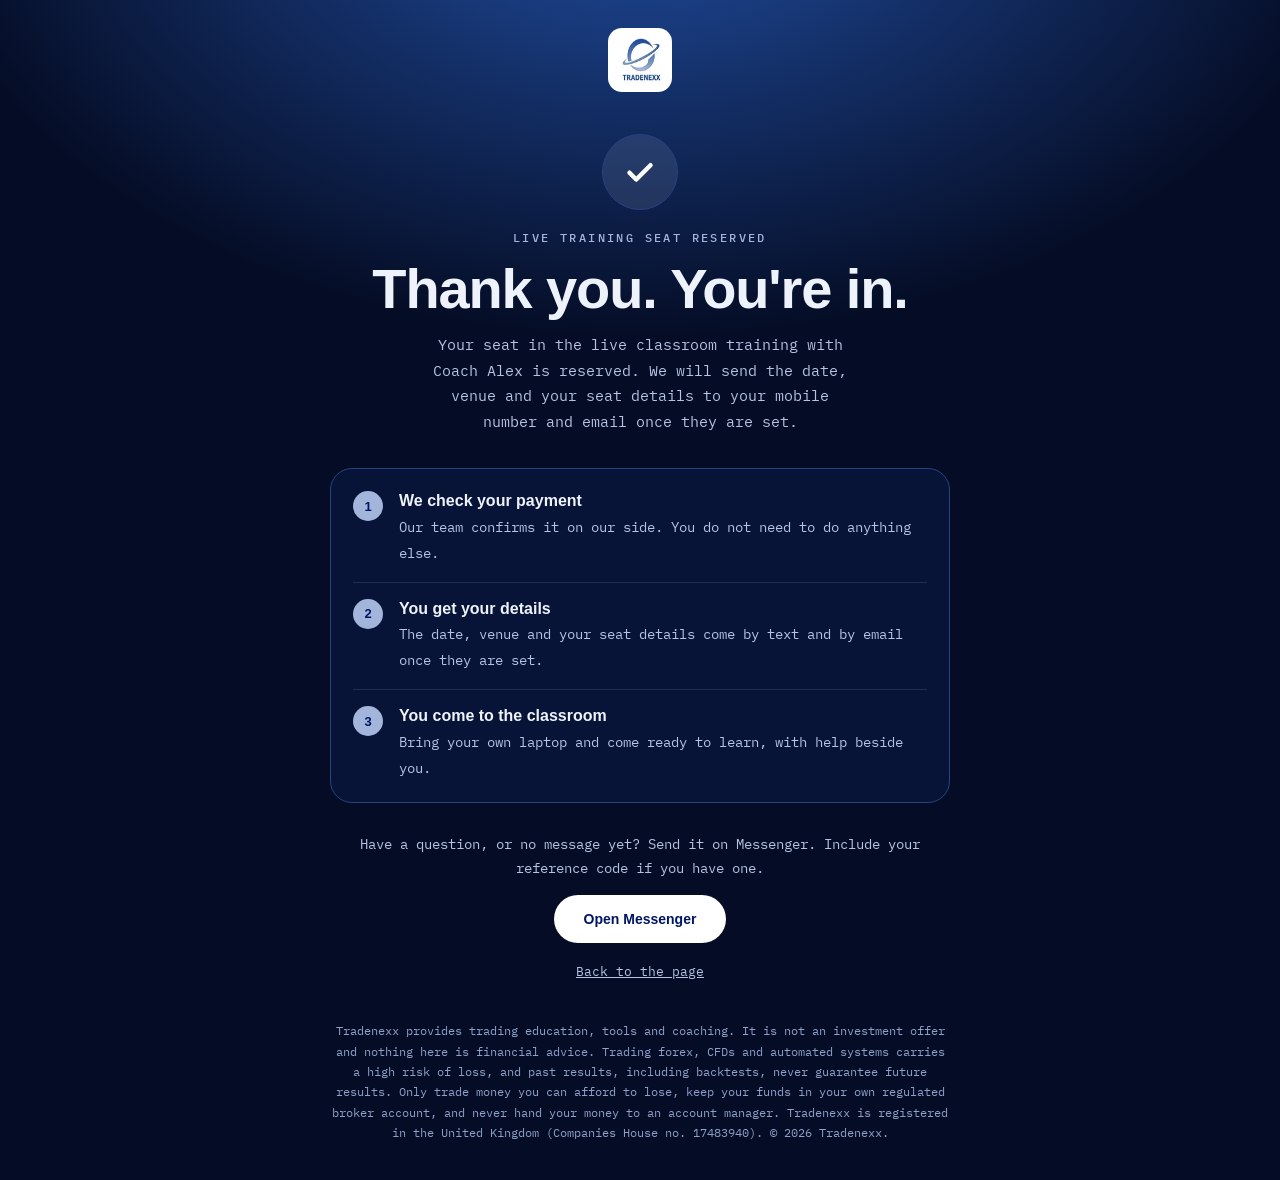
<file: event/thank-you/index.html>
<!doctype html><html lang="en"><head><meta charset="utf-8"><meta name="viewport" content="width=device-width,initial-scale=1">
<title>Thank you | Tradenexx Live Training</title>
<meta name="robots" content="noindex, nofollow">
<meta name="theme-color" content="#050d26">
<link rel="icon" type="image/png" href="../../assets/favicon.png">
<link rel="preconnect" href="https://fonts.googleapis.com"><link rel="preconnect" href="https://fonts.gstatic.com" crossorigin>
<link rel="preload" as="style" href="https://fonts.googleapis.com/css2?family=IBM+Plex+Mono:wght@400;500&display=swap" onload="this.onload=null;this.rel='stylesheet'"><noscript><link href="https://fonts.googleapis.com/css2?family=IBM+Plex+Mono:wght@400;500&display=swap" rel="stylesheet"></noscript>
<style>
:root{--canvas:#050d26;--panel:#0a1a44;--line:#2a427f;--soft:#A4B5DB;--text:#eef2fb;--text-2:#b6c3e3;--ease:cubic-bezier(.22,.8,.24,1);--head:Tahoma,"Segoe UI",Verdana,sans-serif;--body:"IBM Plex Mono",ui-monospace,Consolas,monospace}
*{box-sizing:border-box;margin:0}
html{background:var(--canvas)}
body{min-height:100vh;color:var(--text);font:400 15px/1.7 var(--body);-webkit-font-smoothing:antialiased;display:flex;flex-direction:column;align-items:center;padding:28px 16px 36px;background:radial-gradient(ellipse 80% 55% at 50% -10%,#214EA2 0%,rgba(33,78,162,0) 70%),var(--canvas)}
a{color:inherit}
:focus-visible{outline:2px solid #fff;outline-offset:3px;border-radius:6px}
.logo{width:64px;height:64px;border-radius:14px;background:#fff;padding:6px;animation:rise .7s var(--ease) both}
main{width:min(620px,100%);margin:34px auto 0;text-align:center;animation:rise .8s .1s var(--ease) both}
.tick{width:76px;height:76px;border-radius:50%;margin:0 auto 22px;display:grid;place-items:center;background:rgba(164,181,219,.14);border:1px solid var(--line)}
.tick svg{width:36px;height:36px;stroke:#fff;fill:none;stroke-width:3;stroke-linecap:round;stroke-linejoin:round;stroke-dasharray:40;stroke-dashoffset:40;animation:draw .7s .5s var(--ease) forwards}
.eyebrow{font:500 12px/1 var(--body);letter-spacing:.2em;text-transform:uppercase;color:var(--soft)}
h1{font:700 clamp(34px,7vw,56px)/1.05 var(--head);letter-spacing:-.02em;margin:16px 0 14px}
.lede{color:var(--text-2);max-width:48ch;margin:0 auto}
.ref{display:none;margin:22px auto 0;padding:12px 18px;border:1px dashed var(--line);border-radius:14px;width:fit-content;font-size:13px;color:var(--text-2)}
.ref b{color:#fff;font-weight:500;letter-spacing:.04em}
.next{margin:34px 0 0;padding:6px 22px;border:1px solid var(--line);border-radius:22px;background:rgba(10,26,68,.6);text-align:left;list-style:none}
.next li{display:flex;gap:16px;align-items:flex-start;padding:16px 0}
.next li+li{border-top:1px solid rgba(164,181,219,.16)}
.next .n{flex:none;width:30px;height:30px;border-radius:50%;display:grid;place-items:center;font:700 13px/1 var(--head);color:#001664;background:var(--soft)}
.next b{display:block;font:700 16px/1.3 var(--head);margin-bottom:2px}
.next span{color:var(--text-2);font-size:14px}
.help{margin:30px 0 14px;color:var(--text-2);font-size:14px}
.btn{display:inline-flex;align-items:center;justify-content:center;gap:10px;font:700 14px/1 var(--head);color:#001664;background:#fff;border-radius:999px;padding:17px 30px;text-decoration:none;transition:background .3s,transform .3s var(--ease)}
.btn:hover{background:var(--soft);transform:translateY(-2px)}
.back{display:block;margin-top:18px;font-size:13px;color:var(--text-2)}
.fine{max-width:620px;margin:38px auto 0;text-align:center;font-size:12px;color:#8fa0c8;line-height:1.7}
@keyframes rise{from{opacity:0;transform:translateY(20px)}to{opacity:1;transform:none}}
@keyframes draw{to{stroke-dashoffset:0}}
@media (prefers-reduced-motion:reduce){*{animation:none!important;transition:none!important}.tick svg{stroke-dashoffset:0}}
</style></head>
<body>
<a href="../"><img class="logo" src="../../assets/img/logo.webp" alt="Tradenexx" width="64" height="64"></a>
<main>
  <div class="tick" aria-hidden="true"><svg viewBox="0 0 24 24"><path d="M5 12.5l4.5 4.5L19 7.5"/></svg></div>
  <div class="eyebrow">Live training seat reserved</div>
  <h1>Thank you. You're in.</h1>
  <p class="lede">Your seat in the live classroom training with Coach Alex is reserved. We will send the date, venue and your seat details to your mobile number and email once they are set.</p>
  <p class="ref" id="ref">Reference code: <b id="refcode"></b></p>
  <ol class="next" aria-label="What happens next">
    <li><span class="n">1</span><div><b>We check your payment</b><span>Our team confirms it on our side. You do not need to do anything else.</span></div></li>
    <li><span class="n">2</span><div><b>You get your details</b><span>The date, venue and your seat details come by text and by email once they are set.</span></div></li>
    <li><span class="n">3</span><div><b>You come to the classroom</b><span>Bring your own laptop and come ready to learn, with help beside you.</span></div></li>
  </ol>
  <p class="help">Have a question, or no message yet? Send it on Messenger. Include your reference code if you have one.</p>
  <a class="btn" href="https://m.me/tradenexx" target="_blank" rel="noopener">Open Messenger</a>
  <a class="back" href="../">Back to the page</a>
</main>
<p class="fine">Tradenexx provides trading education, tools and coaching. It is not an investment offer and nothing here is financial advice. Trading forex, CFDs and automated systems carries a high risk of loss, and past results, including backtests, never guarantee future results. Only trade money you can afford to lose, keep your funds in your own regulated broker account, and never hand your money to an account manager. Tradenexx is registered in the United Kingdom (Companies House no. 17483940). © 2026 Tradenexx.</p>
<!-- PIXEL: fire the Meta Pixel "Purchase" event here once the pixel is installed (fbq('track','Purchase',{value:500,currency:'PHP'})). -->
<script>
// optional: show a reference code when the checkout adds ?ref=CODE to this page's link
(function(){try{var r=new URLSearchParams(location.search).get('ref');if(r&&/^[A-Za-z0-9-]{3,24}$/.test(r)){document.getElementById('refcode').textContent=r;document.getElementById('ref').style.display='block'}}catch(e){}})();
</script>
</body></html>
</file>
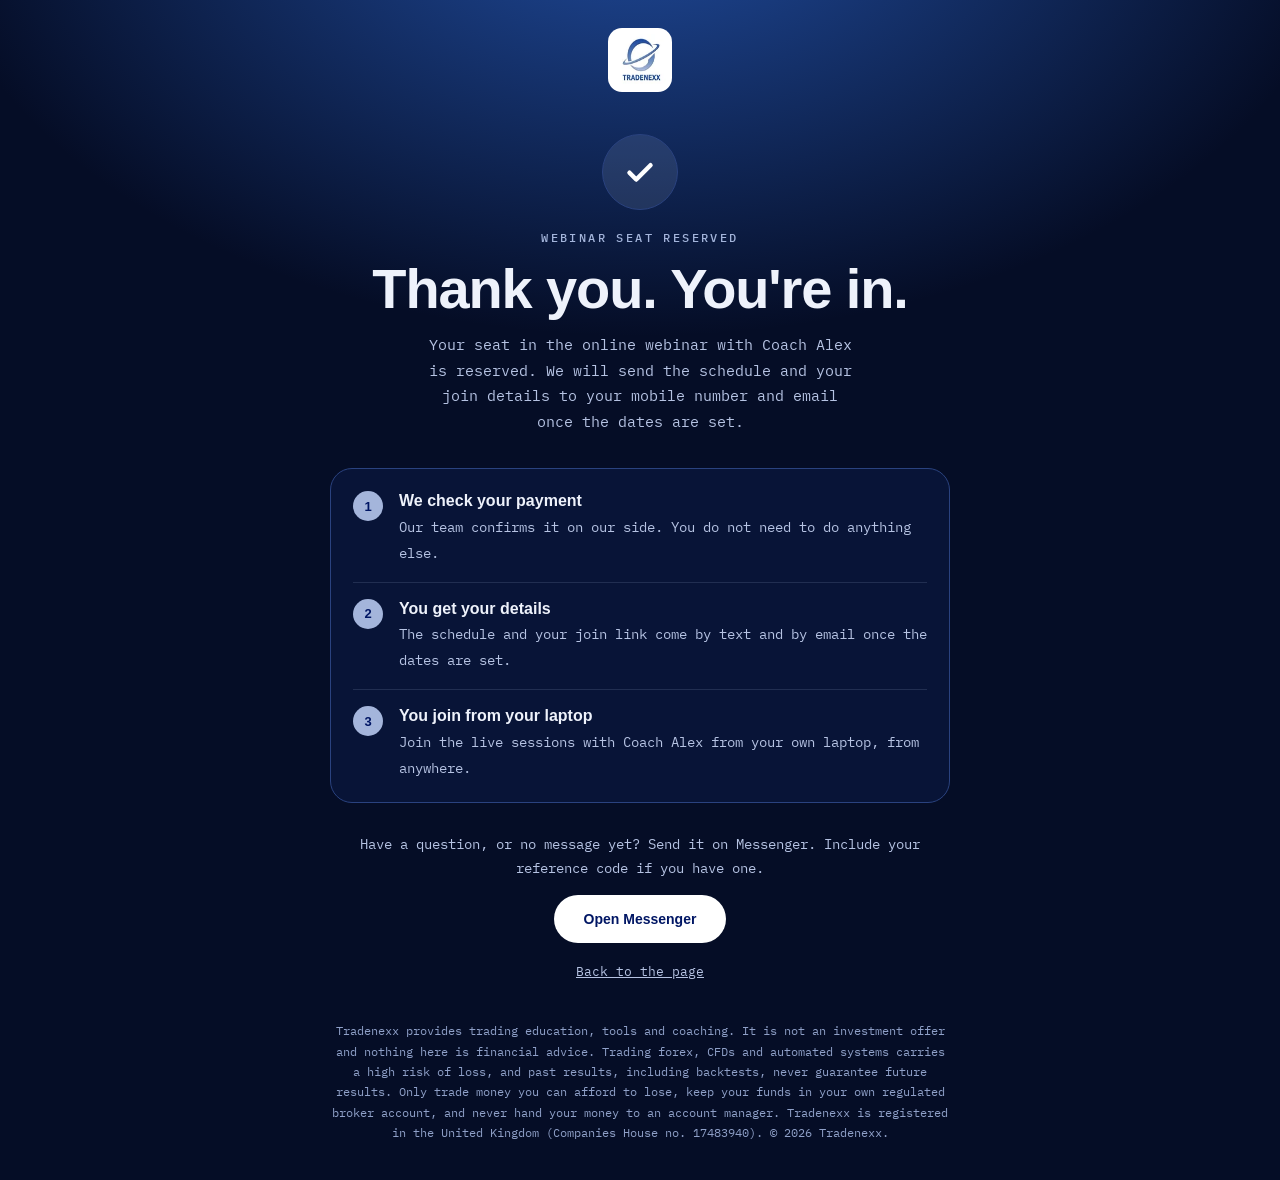
<file: webinar/thank-you/index.html>
<!doctype html><html lang="en"><head><meta charset="utf-8"><meta name="viewport" content="width=device-width,initial-scale=1">
<title>Thank you | Tradenexx Online Webinar</title>
<meta name="robots" content="noindex, nofollow">
<meta name="theme-color" content="#050d26">
<link rel="icon" type="image/png" href="../../assets/favicon.png">
<link rel="preconnect" href="https://fonts.googleapis.com"><link rel="preconnect" href="https://fonts.gstatic.com" crossorigin>
<link rel="preload" as="style" href="https://fonts.googleapis.com/css2?family=IBM+Plex+Mono:wght@400;500&display=swap" onload="this.onload=null;this.rel='stylesheet'"><noscript><link href="https://fonts.googleapis.com/css2?family=IBM+Plex+Mono:wght@400;500&display=swap" rel="stylesheet"></noscript>
<style>
:root{--canvas:#050d26;--panel:#0a1a44;--line:#2a427f;--soft:#A4B5DB;--text:#eef2fb;--text-2:#b6c3e3;--ease:cubic-bezier(.22,.8,.24,1);--head:Tahoma,"Segoe UI",Verdana,sans-serif;--body:"IBM Plex Mono",ui-monospace,Consolas,monospace}
*{box-sizing:border-box;margin:0}
html{background:var(--canvas)}
body{min-height:100vh;color:var(--text);font:400 15px/1.7 var(--body);-webkit-font-smoothing:antialiased;display:flex;flex-direction:column;align-items:center;padding:28px 16px 36px;background:radial-gradient(ellipse 80% 55% at 50% -10%,#214EA2 0%,rgba(33,78,162,0) 70%),var(--canvas)}
a{color:inherit}
:focus-visible{outline:2px solid #fff;outline-offset:3px;border-radius:6px}
.logo{width:64px;height:64px;border-radius:14px;background:#fff;padding:6px;animation:rise .7s var(--ease) both}
main{width:min(620px,100%);margin:34px auto 0;text-align:center;animation:rise .8s .1s var(--ease) both}
.tick{width:76px;height:76px;border-radius:50%;margin:0 auto 22px;display:grid;place-items:center;background:rgba(164,181,219,.14);border:1px solid var(--line)}
.tick svg{width:36px;height:36px;stroke:#fff;fill:none;stroke-width:3;stroke-linecap:round;stroke-linejoin:round;stroke-dasharray:40;stroke-dashoffset:40;animation:draw .7s .5s var(--ease) forwards}
.eyebrow{font:500 12px/1 var(--body);letter-spacing:.2em;text-transform:uppercase;color:var(--soft)}
h1{font:700 clamp(34px,7vw,56px)/1.05 var(--head);letter-spacing:-.02em;margin:16px 0 14px}
.lede{color:var(--text-2);max-width:48ch;margin:0 auto}
.ref{display:none;margin:22px auto 0;padding:12px 18px;border:1px dashed var(--line);border-radius:14px;width:fit-content;font-size:13px;color:var(--text-2)}
.ref b{color:#fff;font-weight:500;letter-spacing:.04em}
.next{margin:34px 0 0;padding:6px 22px;border:1px solid var(--line);border-radius:22px;background:rgba(10,26,68,.6);text-align:left;list-style:none}
.next li{display:flex;gap:16px;align-items:flex-start;padding:16px 0}
.next li+li{border-top:1px solid rgba(164,181,219,.16)}
.next .n{flex:none;width:30px;height:30px;border-radius:50%;display:grid;place-items:center;font:700 13px/1 var(--head);color:#001664;background:var(--soft)}
.next b{display:block;font:700 16px/1.3 var(--head);margin-bottom:2px}
.next span{color:var(--text-2);font-size:14px}
.help{margin:30px 0 14px;color:var(--text-2);font-size:14px}
.btn{display:inline-flex;align-items:center;justify-content:center;gap:10px;font:700 14px/1 var(--head);color:#001664;background:#fff;border-radius:999px;padding:17px 30px;text-decoration:none;transition:background .3s,transform .3s var(--ease)}
.btn:hover{background:var(--soft);transform:translateY(-2px)}
.back{display:block;margin-top:18px;font-size:13px;color:var(--text-2)}
.fine{max-width:620px;margin:38px auto 0;text-align:center;font-size:12px;color:#8fa0c8;line-height:1.7}
@keyframes rise{from{opacity:0;transform:translateY(20px)}to{opacity:1;transform:none}}
@keyframes draw{to{stroke-dashoffset:0}}
@media (prefers-reduced-motion:reduce){*{animation:none!important;transition:none!important}.tick svg{stroke-dashoffset:0}}
</style></head>
<body>
<a href="../"><img class="logo" src="../../assets/img/logo.webp" alt="Tradenexx" width="64" height="64"></a>
<main>
  <div class="tick" aria-hidden="true"><svg viewBox="0 0 24 24"><path d="M5 12.5l4.5 4.5L19 7.5"/></svg></div>
  <div class="eyebrow">Webinar seat reserved</div>
  <h1>Thank you. You're in.</h1>
  <p class="lede">Your seat in the online webinar with Coach Alex is reserved. We will send the schedule and your join details to your mobile number and email once the dates are set.</p>
  <p class="ref" id="ref">Reference code: <b id="refcode"></b></p>
  <ol class="next" aria-label="What happens next">
    <li><span class="n">1</span><div><b>We check your payment</b><span>Our team confirms it on our side. You do not need to do anything else.</span></div></li>
    <li><span class="n">2</span><div><b>You get your details</b><span>The schedule and your join link come by text and by email once the dates are set.</span></div></li>
    <li><span class="n">3</span><div><b>You join from your laptop</b><span>Join the live sessions with Coach Alex from your own laptop, from anywhere.</span></div></li>
  </ol>
  <p class="help">Have a question, or no message yet? Send it on Messenger. Include your reference code if you have one.</p>
  <a class="btn" href="https://m.me/tradenexx" target="_blank" rel="noopener">Open Messenger</a>
  <a class="back" href="../">Back to the page</a>
</main>
<p class="fine">Tradenexx provides trading education, tools and coaching. It is not an investment offer and nothing here is financial advice. Trading forex, CFDs and automated systems carries a high risk of loss, and past results, including backtests, never guarantee future results. Only trade money you can afford to lose, keep your funds in your own regulated broker account, and never hand your money to an account manager. Tradenexx is registered in the United Kingdom (Companies House no. 17483940). © 2026 Tradenexx.</p>
<!-- PIXEL: fire the Meta Pixel "Purchase" event here once the pixel is installed (fbq('track','Purchase',{value:500,currency:'PHP'})). -->
<script>
// optional: show a reference code when the checkout adds ?ref=CODE to this page's link
(function(){try{var r=new URLSearchParams(location.search).get('ref');if(r&&/^[A-Za-z0-9-]{3,24}$/.test(r)){document.getElementById('refcode').textContent=r;document.getElementById('ref').style.display='block'}}catch(e){}})();
</script>
</body></html>
</file>
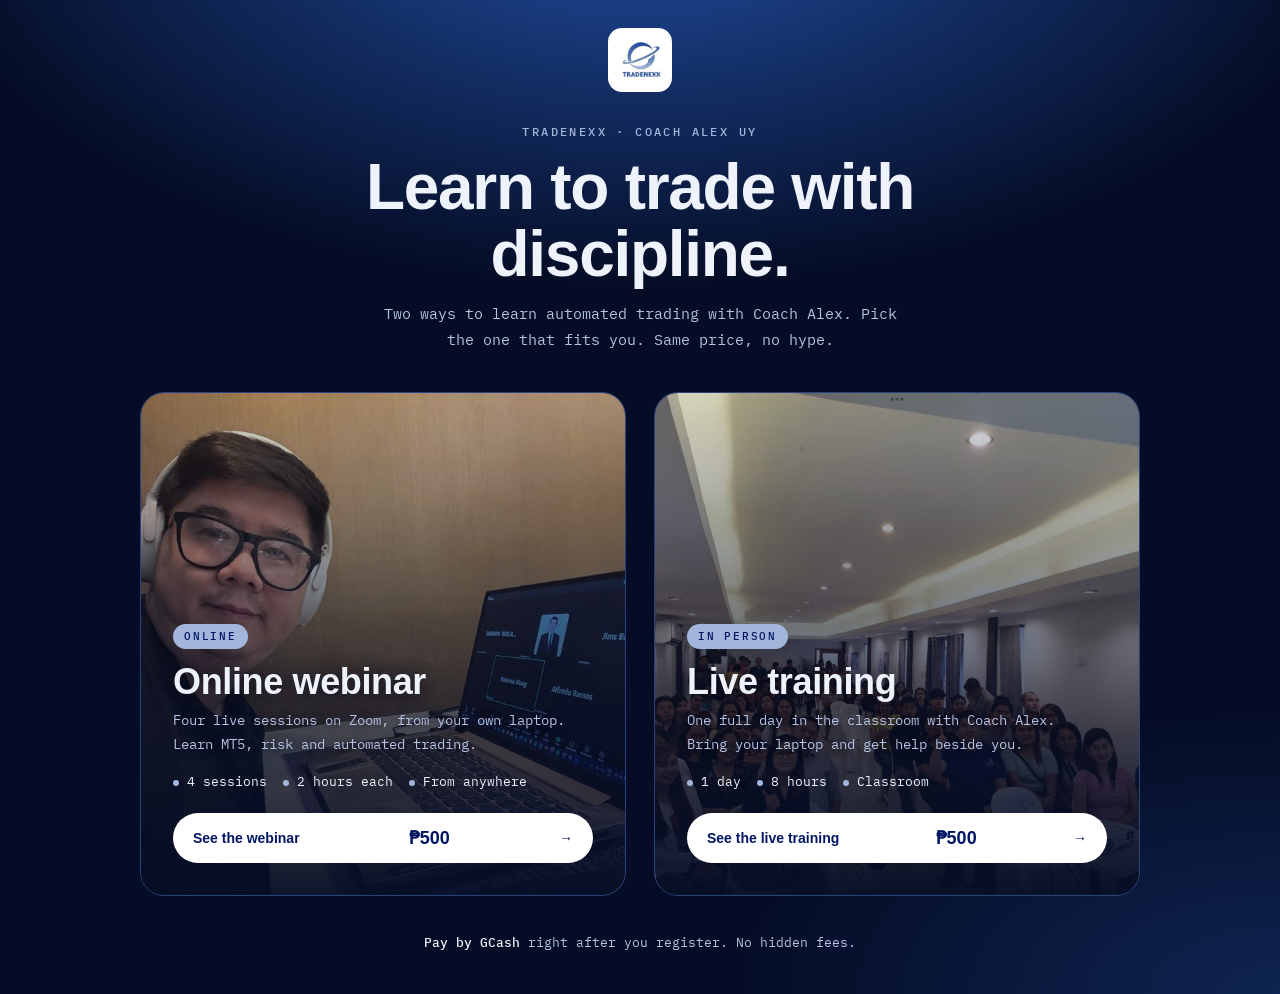
<file: chooser.html>
﻿<!doctype html><html lang="en"><head><meta charset="utf-8"><meta name="viewport" content="width=device-width,initial-scale=1">
<title>Tradenexx | Learn automated trading with Coach Alex Uy</title>
<meta name="description" content="Choose how you want to learn with Coach Alex Uy: a 4-session online webinar or a one-day live classroom training. Just 500 pesos.">
<meta name="theme-color" content="#050d26"><meta name="robots" content="noindex, nofollow">
<link rel="icon" type="image/png" href="assets/favicon.png">
<link rel="preconnect" href="https://fonts.googleapis.com"><link rel="preconnect" href="https://fonts.gstatic.com" crossorigin>
<link href="https://fonts.googleapis.com/css2?family=IBM+Plex+Mono:wght@400;500&display=swap" rel="stylesheet">
<style>
:root{--canvas:#050d26;--panel:#0a1a44;--line:#2a427f;--soft:#A4B5DB;--text:#eef2fb;--text-2:#b6c3e3;--ease:cubic-bezier(.22,.8,.24,1);--head:Tahoma,"Segoe UI",Verdana,sans-serif;--body:"IBM Plex Mono",ui-monospace,Consolas,monospace}
*{box-sizing:border-box;margin:0}
html{background:var(--canvas)}
body{min-height:100vh;color:var(--text);font:400 15px/1.7 var(--body);-webkit-font-smoothing:antialiased;display:flex;flex-direction:column;align-items:center;padding:28px clamp(16px,5vw,64px) 40px;position:relative;overflow-x:hidden;background:radial-gradient(ellipse 80% 55% at 50% -10%,#214EA2 0%,rgba(33,78,162,0) 70%),radial-gradient(ellipse 60% 40% at 100% 100%,rgba(33,78,162,.35),rgba(33,78,162,0) 70%),var(--canvas)}
a{color:inherit;text-decoration:none}
:focus-visible{outline:2px solid #fff;outline-offset:3px;border-radius:6px}
.logo{width:64px;height:64px;border-radius:14px;background:#fff;padding:6px;object-fit:contain;animation:rise .8s var(--ease) both}
.top{text-align:center;max-width:720px;margin:34px auto 40px}
.eyebrow{font:500 12px/1 var(--body);letter-spacing:.2em;text-transform:uppercase;color:var(--soft);animation:rise .8s .1s var(--ease) both}
h1{font:700 clamp(34px,6.4vw,64px)/1.04 var(--head);letter-spacing:-.02em;margin:16px 0 14px;animation:rise .8s .18s var(--ease) both}
.sub{color:var(--text-2);max-width:520px;margin:0 auto;animation:rise .8s .26s var(--ease) both}
.cards{display:grid;grid-template-columns:repeat(2,1fr);gap:clamp(14px,2.4vw,28px);width:min(1000px,100%)}
.card{position:relative;display:flex;flex-direction:column;justify-content:flex-end;min-height:clamp(380px,56vh,520px);border-radius:24px;overflow:hidden;border:1px solid var(--line);background:var(--panel);isolation:isolate;transition:transform .5s var(--ease),border-color .4s,box-shadow .5s var(--ease);animation:rise .9s var(--ease) both}
.card:nth-child(1){animation-delay:.34s}.card:nth-child(2){animation-delay:.46s}
.card img{position:absolute;inset:0;width:100%;height:100%;object-fit:cover;z-index:-2;transition:transform 1.2s var(--ease)}
.card::before{content:"";position:absolute;inset:0;z-index:-1;background:linear-gradient(180deg,rgba(5,13,38,.15) 0%,rgba(5,13,38,.55) 45%,rgba(5,13,38,.96) 100%)}
.card:hover{transform:translateY(-6px);border-color:var(--soft);box-shadow:0 24px 70px rgba(0,22,100,.55)}
.card:hover img{transform:scale(1.06)}
.body{padding:clamp(20px,3vw,32px)}
.tag{display:inline-block;font:500 11px/1 var(--body);letter-spacing:.16em;text-transform:uppercase;color:#001664;background:var(--soft);padding:7px 11px;border-radius:999px}
.card h2{font:700 clamp(26px,3.4vw,36px)/1.08 var(--head);margin:14px 0 8px;letter-spacing:-.01em;text-shadow:0 2px 18px rgba(3,8,24,.8)}
.card p{color:var(--text-2);font-size:14px;max-width:400px;text-shadow:0 1px 10px rgba(3,8,24,.9)}
.facts{display:flex;flex-wrap:wrap;gap:8px 16px;margin:14px 0 20px;font-size:13px;color:var(--text)}
.facts span::before{content:"";display:inline-block;width:6px;height:6px;border-radius:50%;background:var(--soft);margin-right:8px;vertical-align:middle}
.go{display:flex;align-items:center;justify-content:space-between;gap:12px;background:#fff;color:#001664;font:700 14px/1 var(--head);padding:16px 20px;border-radius:999px;transition:background .3s,gap .3s var(--ease)}
.go b{font:700 18px/1 var(--head)}
.go i{font-style:normal;transition:transform .35s var(--ease)}
.card:hover .go{background:var(--soft)}
.card:hover .go i{transform:translateX(6px)}
.foot{margin-top:36px;text-align:center;color:var(--text-2);font-size:13px;animation:rise .9s .6s var(--ease) both}
.foot strong{color:var(--text);font-weight:500}
@keyframes rise{from{opacity:0;transform:translateY(22px)}to{opacity:1;transform:none}}
@media (max-width:760px){.cards{grid-template-columns:1fr}.card{min-height:380px}.top{margin:26px auto 28px}}
@media (prefers-reduced-motion:reduce){*{animation:none!important;transition:none!important}}
</style></head>
<body>
<img class="logo" src="assets/favicon.png" alt="Tradenexx" width="64" height="64">
<header class="top">
  <div class="eyebrow">Tradenexx · Coach Alex Uy</div>
  <h1>Learn to trade with discipline.</h1>
  <p class="sub">Two ways to learn automated trading with Coach Alex. Pick the one that fits you. Same price, no hype.</p>
</header>
<main class="cards">
  <a class="card" href="webinar/">
    <img src="assets/img/alexdesk.jpg" alt="Coach Alex at his desk, ready for a live Tradenexx webinar" width="960" height="640">
    <div class="body">
      <span class="tag">Online</span>
      <h2>Online webinar</h2>
      <p>Four live sessions on Zoom, from your own laptop. Learn MT5, risk and automated trading.</p>
      <div class="facts"><span>4 sessions</span><span>2 hours each</span><span>From anywhere</span></div>
      <div class="go"><span>See the webinar</span><b>₱500</b><i>→</i></div>
    </div>
  </a>
  <a class="card" href="event/">
    <img src="assets/img/hall.jpg" alt="A full training hall at a past Tradenexx event" width="960" height="640">
    <div class="body">
      <span class="tag">In person</span>
      <h2>Live training</h2>
      <p>One full day in the classroom with Coach Alex. Bring your laptop and get help beside you.</p>
      <div class="facts"><span>1 day</span><span>8 hours</span><span>Classroom</span></div>
      <div class="go"><span>See the live training</span><b>₱500</b><i>→</i></div>
    </div>
  </a>
</main>
<p class="foot"><strong>Pay by GCash</strong> right after you register. No hidden fees.</p>
</body></html>
</file>
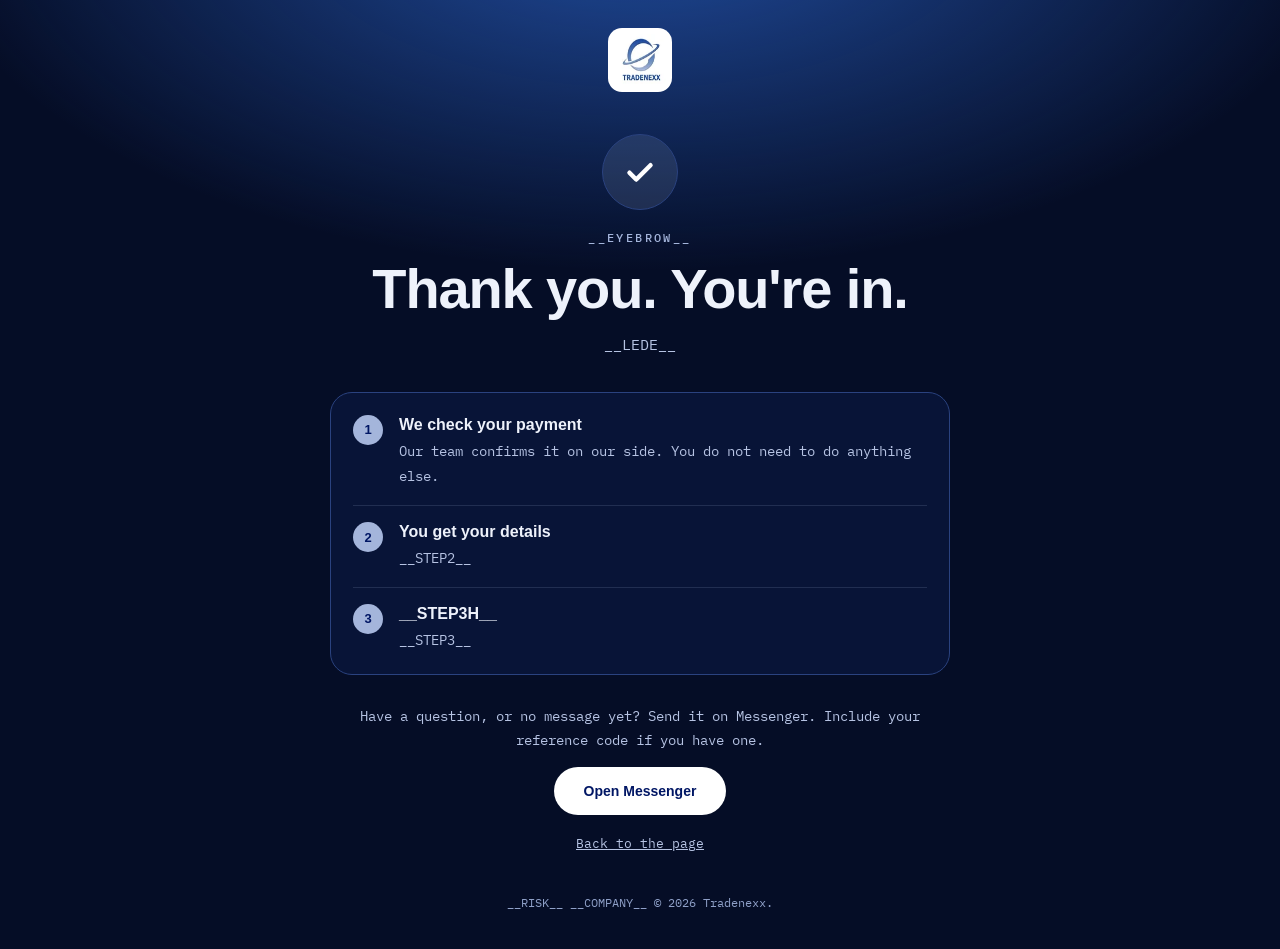
<file: thankyou.html>
<!doctype html><html lang="en"><head><meta charset="utf-8"><meta name="viewport" content="width=device-width,initial-scale=1">
<title>__TITLE__</title>
<meta name="robots" content="noindex, nofollow">
<meta name="theme-color" content="#050d26">
<link rel="icon" type="image/png" href="../../assets/favicon.png">
<link rel="preconnect" href="https://fonts.googleapis.com"><link rel="preconnect" href="https://fonts.gstatic.com" crossorigin>
<link rel="preload" as="style" href="https://fonts.googleapis.com/css2?family=IBM+Plex+Mono:wght@400;500&display=swap" onload="this.onload=null;this.rel='stylesheet'"><noscript><link href="https://fonts.googleapis.com/css2?family=IBM+Plex+Mono:wght@400;500&display=swap" rel="stylesheet"></noscript>
<style>
:root{--canvas:#050d26;--panel:#0a1a44;--line:#2a427f;--soft:#A4B5DB;--text:#eef2fb;--text-2:#b6c3e3;--ease:cubic-bezier(.22,.8,.24,1);--head:Tahoma,"Segoe UI",Verdana,sans-serif;--body:"IBM Plex Mono",ui-monospace,Consolas,monospace}
*{box-sizing:border-box;margin:0}
html{background:var(--canvas)}
body{min-height:100vh;color:var(--text);font:400 15px/1.7 var(--body);-webkit-font-smoothing:antialiased;display:flex;flex-direction:column;align-items:center;padding:28px 16px 36px;background:radial-gradient(ellipse 80% 55% at 50% -10%,#214EA2 0%,rgba(33,78,162,0) 70%),var(--canvas)}
a{color:inherit}
:focus-visible{outline:2px solid #fff;outline-offset:3px;border-radius:6px}
.logo{width:64px;height:64px;border-radius:14px;background:#fff;padding:6px;animation:rise .7s var(--ease) both}
main{width:min(620px,100%);margin:34px auto 0;text-align:center;animation:rise .8s .1s var(--ease) both}
.tick{width:76px;height:76px;border-radius:50%;margin:0 auto 22px;display:grid;place-items:center;background:rgba(164,181,219,.14);border:1px solid var(--line)}
.tick svg{width:36px;height:36px;stroke:#fff;fill:none;stroke-width:3;stroke-linecap:round;stroke-linejoin:round;stroke-dasharray:40;stroke-dashoffset:40;animation:draw .7s .5s var(--ease) forwards}
.eyebrow{font:500 12px/1 var(--body);letter-spacing:.2em;text-transform:uppercase;color:var(--soft)}
h1{font:700 clamp(34px,7vw,56px)/1.05 var(--head);letter-spacing:-.02em;margin:16px 0 14px}
.lede{color:var(--text-2);max-width:48ch;margin:0 auto}
.ref{display:none;margin:22px auto 0;padding:12px 18px;border:1px dashed var(--line);border-radius:14px;width:fit-content;font-size:13px;color:var(--text-2)}
.ref b{color:#fff;font-weight:500;letter-spacing:.04em}
.next{margin:34px 0 0;padding:6px 22px;border:1px solid var(--line);border-radius:22px;background:rgba(10,26,68,.6);text-align:left;list-style:none}
.next li{display:flex;gap:16px;align-items:flex-start;padding:16px 0}
.next li+li{border-top:1px solid rgba(164,181,219,.16)}
.next .n{flex:none;width:30px;height:30px;border-radius:50%;display:grid;place-items:center;font:700 13px/1 var(--head);color:#001664;background:var(--soft)}
.next b{display:block;font:700 16px/1.3 var(--head);margin-bottom:2px}
.next span{color:var(--text-2);font-size:14px}
.help{margin:30px 0 14px;color:var(--text-2);font-size:14px}
.btn{display:inline-flex;align-items:center;justify-content:center;gap:10px;font:700 14px/1 var(--head);color:#001664;background:#fff;border-radius:999px;padding:17px 30px;text-decoration:none;transition:background .3s,transform .3s var(--ease)}
.btn:hover{background:var(--soft);transform:translateY(-2px)}
.back{display:block;margin-top:18px;font-size:13px;color:var(--text-2)}
.fine{max-width:620px;margin:38px auto 0;text-align:center;font-size:12px;color:#8fa0c8;line-height:1.7}
@keyframes rise{from{opacity:0;transform:translateY(20px)}to{opacity:1;transform:none}}
@keyframes draw{to{stroke-dashoffset:0}}
@media (prefers-reduced-motion:reduce){*{animation:none!important;transition:none!important}.tick svg{stroke-dashoffset:0}}
</style></head>
<body>
<a href="../"><img class="logo" src="../../assets/img/logo.webp" alt="Tradenexx" width="64" height="64"></a>
<main>
  <div class="tick" aria-hidden="true"><svg viewBox="0 0 24 24"><path d="M5 12.5l4.5 4.5L19 7.5"/></svg></div>
  <div class="eyebrow">__EYEBROW__</div>
  <h1>Thank you. You're in.</h1>
  <p class="lede">__LEDE__</p>
  <p class="ref" id="ref">Reference code: <b id="refcode"></b></p>
  <ol class="next" aria-label="What happens next">
    <li><span class="n">1</span><div><b>We check your payment</b><span>Our team confirms it on our side. You do not need to do anything else.</span></div></li>
    <li><span class="n">2</span><div><b>You get your details</b><span>__STEP2__</span></div></li>
    <li><span class="n">3</span><div><b>__STEP3H__</b><span>__STEP3__</span></div></li>
  </ol>
  <p class="help">Have a question, or no message yet? Send it on Messenger. Include your reference code if you have one.</p>
  <a class="btn" href="https://m.me/tradenexx" target="_blank" rel="noopener">Open Messenger</a>
  <a class="back" href="../">Back to the page</a>
</main>
<p class="fine">__RISK__ __COMPANY__ © 2026 Tradenexx.</p>
<!-- PIXEL: fire the Meta Pixel "Purchase" event here once the pixel is installed (fbq('track','Purchase',{value:500,currency:'PHP'})). -->
<script>
// optional: show a reference code when the checkout adds ?ref=CODE to this page's link
(function(){try{var r=new URLSearchParams(location.search).get('ref');if(r&&/^[A-Za-z0-9-]{3,24}$/.test(r)){document.getElementById('refcode').textContent=r;document.getElementById('ref').style.display='block'}}catch(e){}})();
</script>
</body></html>
</file>
<file: assets/site.css>
/* Tradenexx landing pages. Brand: deep blues, IBM Plex Mono body, Tahoma Bold headlines. */
:root{
  --canvas:#050d26;        /* tinted toward the brand's very dark blue, never pure black */
  --panel:#0a1a44;
  --panel-2:#0e2255;
  --line:#2a427f;          /* stronger hairline for interactive borders (3:1 on canvas) */
  --line-soft:rgba(164,181,219,.16);
  --brand:#214EA2;
  --brand-deep:#001664;
  --soft:#A4B5DB;
  --text:#eef2fb;
  --text-2:#b6c3e3;
  --accent:#A4B5DB;        /* CTA only, plus rare emphasis */
  --accent-hover:#ffffff;
  --ease:cubic-bezier(.22,.8,.24,1);
  --ease-soft:cubic-bezier(.45,.05,.25,1);
  --head:Tahoma,"Segoe UI",Verdana,sans-serif;
  --body:"IBM Plex Mono",ui-monospace,Consolas,monospace;
  --tshadow:0 1px 2px rgba(3,8,24,.95),0 3px 12px rgba(3,8,24,.75),0 10px 44px rgba(3,8,24,.8);
}
*{box-sizing:border-box;margin:0}
html{overflow-x:hidden;overflow-x:clip;scroll-behavior:smooth;background:var(--canvas)}
body{overflow-x:hidden;overflow-x:clip;background:transparent;color:var(--text);font:400 15px/1.7 var(--body);-webkit-font-smoothing:antialiased;animation:pagein .5s var(--ease) both}   /* pure-CSS fade-in: starts at first paint, no waiting for JS (a JS-gated fade left PageSpeed with no LCP) */
@keyframes pagein{from{opacity:0}}
img{max-width:100%;display:block}
a{color:inherit}
h1,h2,h3{font-family:var(--head);font-weight:700;line-height:1.1;letter-spacing:-.01em}
.skip{position:absolute;left:-999px;top:8px;background:#fff;color:#000;padding:8px 12px;z-index:100}
.skip:focus{left:8px}
:focus-visible{outline:2px solid var(--accent);outline-offset:3px;border-radius:4px}
.eyebrow{font:500 12px/1 var(--body);letter-spacing:.18em;text-transform:uppercase;color:var(--soft)}

/* one environment: fixed drifting grid + glow behind everything */
.env{position:fixed;inset:0;z-index:-1;pointer-events:none;background:
  radial-gradient(ellipse 70% 55% at 75% 12%,rgba(33,78,162,.34),transparent 70%),
  radial-gradient(ellipse 60% 50% at 10% 90%,rgba(0,22,100,.55),transparent 70%)}

/* nav */
nav.top{position:fixed;top:0;left:0;right:0;z-index:50;display:flex;align-items:center;justify-content:space-between;padding:14px clamp(16px,4vw,48px);transition:background .4s var(--ease),backdrop-filter .4s var(--ease)}
nav.top.solid{background:rgba(5,13,38,.95);border-bottom:1px solid var(--line-soft)}
.logo-plate{display:flex;align-items:center;background:#fff;border-radius:12px;padding:6px 12px}
.logo-plate img{height:34px;width:auto}
.btn{display:inline-flex;align-items:center;justify-content:center;gap:10px;font:700 14px/1 var(--head);letter-spacing:.02em;color:var(--accent-fg,var(--brand-deep));background:var(--accent);border:0;border-radius:999px;padding:16px 28px;cursor:pointer;text-decoration:none;text-shadow:none;transition:background .35s var(--ease),transform .35s var(--ease),box-shadow .35s var(--ease)}
.btn:hover{background:var(--accent-hover);transform:translateY(-2px);box-shadow:0 10px 30px rgba(164,181,219,.25)}
.btn.small{padding:12px 20px;font-size:13px}
.btn.ghost{background:transparent;color:var(--text);border:1px solid var(--line)}
.btn.ghost:hover{background:rgba(164,181,219,.12);box-shadow:none}
@media (pointer:coarse){.btn{min-height:44px}}

/* sections */
main{position:relative}
section.s{padding:clamp(64px,9vw,120px) clamp(20px,6vw,96px);position:relative;overflow:hidden;background:var(--bg);color:var(--text)}
.wrap{max-width:1120px;margin:0 auto}
.s h2{font-size:clamp(28px,4.4vw,50px);margin:16px 0 18px}
.lede{color:var(--text-2);max-width:56ch;font-size:16px}
.reveal .rv{opacity:0;transform:translateY(26px);transition:opacity .9s var(--ease),transform .9s var(--ease)}
.reveal.in .rv{opacity:1;transform:none}
.reveal.in .rv:nth-child(2){transition-delay:.08s}
.reveal.in .rv:nth-child(3){transition-delay:.16s}
.reveal.in .rv:nth-child(4){transition-delay:.24s}
.reveal.in .rv:nth-child(5){transition-delay:.32s}

/* who it's for: open columns, not boxed cards */
.who{display:grid;grid-template-columns:repeat(4,1fr);gap:0;margin-top:48px;border-top:1px solid var(--line)}
.who>div{padding:28px 24px 8px 0;border-right:1px solid var(--line-soft)}
.who>div:last-child{border-right:0}
.who h3{font-size:19px;margin:14px 0 10px}
.who p{font-size:14px;color:var(--text-2)}
.who .n{font:500 12px/1 var(--body);color:var(--soft)}
@media (max-width:860px){.who{grid-template-columns:1fr 1fr}.who>div{padding:24px 16px 8px 0}}
@media (max-width:520px){.who{grid-template-columns:1fr}.who>div{border-right:0;border-bottom:1px solid var(--line-soft)}}

/* path: self-drawing line through four modules */
.path{position:relative;margin-top:56px;padding-left:46px}
.path svg.line{position:absolute;left:0;top:0;width:24px;height:100%;overflow:visible}
.path .track{stroke:var(--line);stroke-width:2;fill:none}
.path .draw{stroke:var(--soft);stroke-width:2;fill:none;stroke-dasharray:1;stroke-dashoffset:calc(1 - var(--p,0))}
.mod{position:relative;padding:0 0 54px;max-width:640px}
.mod:last-child{padding-bottom:0}
.mod::before{content:"";position:absolute;left:-46px;top:6px;width:24px;height:24px;border-radius:50%;background:var(--canvas);border:2px solid var(--line);transition:border-color .5s,background .5s,box-shadow .5s}
.mod.lit::before{border-color:var(--soft);background:var(--brand);box-shadow:0 0 0 6px rgba(33,78,162,.25)}
.mod .tag{font:500 12px/1 var(--body);letter-spacing:.16em;text-transform:uppercase;color:var(--soft)}
.mod h3{font-size:clamp(22px,3vw,30px);margin:10px 0 12px}
.mod p{color:var(--text-2);font-size:15px}
.mod ul{list-style:none;padding:0;margin:14px 0 0;display:flex;flex-wrap:wrap;gap:8px}
.mod li{font-size:12px;padding:7px 12px;border:1px solid var(--line);border-radius:999px;color:var(--text-2)}

/* included + price */
.offer{display:grid;grid-template-columns:1.2fr .8fr;gap:clamp(28px,5vw,72px);align-items:start;margin-top:44px}
.incl{list-style:none;padding:0;margin:0}
.incl li{display:flex;gap:16px;padding:20px 0;border-bottom:1px solid var(--line-soft);align-items:baseline}
.incl li:first-child{border-top:1px solid var(--line-soft)}
.incl b{font:700 17px/1.3 var(--head)}
.incl span.i{font:500 12px/1 var(--body);color:var(--soft);min-width:28px}
.incl small{display:block;color:var(--text-2);font-size:13px;margin-top:4px}
.price{position:sticky;top:96px;background:linear-gradient(160deg,var(--panel-2),var(--panel));border:1px solid var(--line);border-radius:22px;padding:32px 28px}
.price .amt{font:700 clamp(54px,7vw,76px)/1 var(--head);margin:14px 0 6px}
.price .amt sup{font-size:.4em;vertical-align:top;margin-right:4px;color:var(--soft)}
.price p{color:var(--text-2);font-size:14px;margin-bottom:22px}
.price .btn{width:100%}
.price .tbd{display:flex;align-items:center;gap:10px;margin-bottom:20px;font-size:13px;color:var(--text)}
.price .tbd i{width:8px;height:8px;border-radius:50%;background:var(--soft);animation:pulse 3.6s var(--ease-soft) infinite;animation-delay:-1.4s}
@keyframes pulse{50%{opacity:.25}}
@media (max-width:820px){.offer{grid-template-columns:1fr}.price{position:static}}

/* risk calculator: the one interactive moment */
.calc{margin-top:44px;display:grid;grid-template-columns:1fr 1fr;gap:0;border:1px solid var(--line);border-radius:24px;overflow:hidden;background:linear-gradient(160deg,rgba(14,34,85,.6),rgba(5,13,38,.4))}
.calc>div{padding:clamp(24px,4vw,44px)}
.calc .out{background:rgba(0,22,100,.45);border-left:1px solid var(--line);display:flex;flex-direction:column;justify-content:center}
label.f{display:block;font:500 12px/1 var(--body);letter-spacing:.14em;text-transform:uppercase;color:var(--soft);margin:0 0 12px}
.calc input[type=number]{width:100%;font:700 26px/1 var(--head);color:var(--text);background:transparent;border:0;border-bottom:2px solid var(--line);padding:8px 0 12px;margin-bottom:30px}
.calc input[type=number]:focus{outline:0;border-color:var(--soft)}
.calc input[type=range]{width:100%;accent-color:var(--soft);height:28px}
.calc .pct{font:700 26px/1 var(--head);margin-bottom:14px}
.calc .big{font:700 clamp(40px,6vw,64px)/1 var(--head);margin:10px 0 14px;transition:color .4s}
.calc .note{font-size:13px;color:var(--text-2);max-width:40ch}
@media (max-width:760px){.calc{grid-template-columns:1fr}.calc .out{border-left:0;border-top:1px solid var(--line)}}

/* coach */
.coach{display:grid;grid-template-columns:.8fr 1.2fr;gap:clamp(28px,6vw,80px);align-items:center}
.coach .ph{position:relative;border-radius:26px;overflow:hidden;border:1px solid var(--line)}
.coach .ph img{width:100%;height:auto}
.coach .ph::after{content:"";position:absolute;inset:0;background:linear-gradient(180deg,transparent 60%,rgba(5,13,38,.55))}
.facts{list-style:none;padding:0;margin:24px 0 0;display:grid;gap:0}
.facts li{padding:13px 0;border-bottom:1px solid var(--line-soft);font-size:14px;color:var(--text-2);display:flex;gap:14px}
.facts li::before{content:"";width:6px;height:6px;border-radius:50%;background:var(--soft);margin-top:9px;flex:none}
@media (max-width:820px){.coach{grid-template-columns:1fr}.coach .ph{max-width:380px}}

/* proof: staggered photo strip */
.proof{display:grid;grid-template-columns:repeat(6,1fr);gap:14px;margin-top:44px}
.proof figure{margin:0;border-radius:18px;overflow:hidden;border:1px solid var(--line-soft);position:relative}
.proof img{width:100%;height:100%;object-fit:cover;transition:transform 1.2s var(--ease)}
.proof figure:hover img{transform:scale(1.04)}
.proof .a{grid-column:span 3;aspect-ratio:16/10}
.proof .b{grid-column:span 3;aspect-ratio:16/10;margin-top:36px}
.proof .c{grid-column:span 2;aspect-ratio:4/3}
.proof .d{grid-column:span 2;aspect-ratio:4/3;margin-top:24px}
.proof .e{grid-column:span 2;aspect-ratio:4/3}
@media (max-width:760px){.proof .a,.proof .b{grid-column:span 6;margin-top:0}.proof .c,.proof .d,.proof .e{grid-column:span 3;margin-top:0}.proof .e{grid-column:span 6}}
.cap{font-size:12px;color:var(--text-2);margin-top:12px}

/* steps + faq */
.steps{display:grid;grid-template-columns:repeat(3,1fr);gap:clamp(18px,3vw,40px);margin-top:44px;counter-reset:s}
.steps>div{border-top:2px solid var(--line);padding-top:22px;position:relative}
.steps>div::before{counter-increment:s;content:"0" counter(s);font:500 12px/1 var(--body);color:var(--soft);letter-spacing:.14em}
.steps h3{font-size:20px;margin:14px 0 8px}
.steps p{font-size:14px;color:var(--text-2)}
@media (max-width:760px){.steps{grid-template-columns:1fr}}
.faq{margin-top:40px;max-width:820px}
.faq details{border-bottom:1px solid var(--line-soft)}
.faq details:first-child{border-top:1px solid var(--line-soft)}
.faq summary{list-style:none;cursor:pointer;padding:22px 0;font:700 18px/1.35 var(--head);display:flex;justify-content:space-between;gap:20px;align-items:baseline}
.faq summary::-webkit-details-marker{display:none}
.faq summary::after{content:"+";font:400 24px/1 var(--body);color:var(--soft);transition:transform .4s var(--ease)}
.faq details[open] summary::after{transform:rotate(45deg)}
.faq details p{padding:0 0 24px;color:var(--text-2);max-width:62ch;font-size:15px}

.final{text-align:center;padding:clamp(90px,13vw,170px) 20px}
.final h2{font-size:clamp(32px,5.6vw,64px);max-width:16ch;margin:18px auto 20px}
.final .lede{margin:0 auto 34px}
footer{border-top:1px solid var(--line-soft);padding:48px clamp(20px,6vw,96px);color:var(--text-2);font-size:12.5px}
footer .wrap{display:grid;gap:18px}
footer .risk{max-width:90ch;line-height:1.75}

/* registration dialog */
dialog.reg{margin:auto;width:min(560px,calc(100vw - 28px));max-height:calc(100svh - 28px);overflow:auto;border:1px solid var(--line);border-radius:26px;background:linear-gradient(170deg,var(--panel-2),var(--panel));color:var(--text);padding:0;box-shadow:0 40px 120px rgba(0,0,0,.6)}
dialog.reg::backdrop{background:rgba(2,6,20,.72);backdrop-filter:blur(6px)}
dialog.reg[open]{animation:pop .5s var(--ease)}
@keyframes pop{from{opacity:0;transform:translateY(18px) scale(.97)}}
.reg .in{padding:clamp(24px,5vw,40px)}
.reg h3{font-size:26px;margin:10px 0 8px}
.reg .x{position:absolute;right:14px;top:14px;width:44px;height:44px;border-radius:50%;border:1px solid var(--line);background:transparent;color:var(--text);font-size:20px;cursor:pointer}
.reg form{display:grid;gap:18px;margin-top:22px}
.reg .fld label{display:block;font:500 11px/1 var(--body);letter-spacing:.14em;text-transform:uppercase;color:var(--soft);margin-bottom:8px}
.reg input,.reg select{width:100%;font:400 16px/1.2 var(--body);color:var(--text);background:rgba(5,13,38,.6);border:1px solid var(--line);border-radius:12px;padding:14px;min-height:48px}
.reg input:focus,.reg select:focus{outline:2px solid var(--accent);outline-offset:1px}
.reg .chk{display:flex;gap:12px;align-items:flex-start;font-size:12.5px;color:var(--text-2)}
.reg .chk input{width:24px;height:24px;min-height:0;margin:0 0 0 -2px;flex:none;accent-color:var(--soft)}   /* 24px: the minimum comfortable touch target */
.reg .err{color:#ffb4b4;font-size:13px;min-height:1em}
.step2,.step3{display:none}
.reg[data-step="2"] .step1,.reg[data-step="3"] .step1{display:none}
.reg[data-step="2"] .step2,.reg[data-step="3"] .step3{display:block}
.pay{display:grid;grid-template-columns:150px 1fr;gap:22px;margin-top:22px;align-items:center}
.qr{width:150px;aspect-ratio:1;border-radius:16px;background:#fff;overflow:hidden;display:grid;place-items:center;color:#334;font-size:11px;text-align:center;padding:8px}
.qr img{width:100%;height:100%;object-fit:contain}
.pay dl{display:grid;gap:12px}
.pay dt{font:500 11px/1 var(--body);letter-spacing:.14em;text-transform:uppercase;color:var(--soft)}
.pay dd{margin:4px 0 0;font:700 17px/1.3 var(--head)}
.ref{margin-top:20px;padding:14px 16px;border:1px dashed var(--line);border-radius:12px;font-size:13px;color:var(--text-2)}
.ref b{color:var(--text);font-family:var(--body);letter-spacing:.06em}
.reg .btn{width:100%;margin-top:22px}
@media (max-width:480px){.pay{grid-template-columns:1fr}.qr{width:170px}}

@media (prefers-reduced-motion:reduce){
  *,*::before,*::after{animation:none!important;transition:none!important}
  html{scroll-behavior:auto}
  .reveal .rv{opacity:1;transform:none}
  .path .draw{stroke-dashoffset:0}
}

/* branded range slider */
.calc input[type=range]{-webkit-appearance:none;appearance:none;background:transparent;height:28px}
.calc input[type=range]::-webkit-slider-runnable-track{height:4px;border-radius:4px;background:var(--line)}
.calc input[type=range]::-moz-range-track{height:4px;border-radius:4px;background:var(--line)}
.calc input[type=range]::-webkit-slider-thumb{-webkit-appearance:none;width:24px;height:24px;margin-top:-10px;border-radius:50%;background:var(--accent);border:0;box-shadow:0 0 0 6px rgba(164,181,219,.18)}
.calc input[type=range]::-moz-range-thumb{width:24px;height:24px;border-radius:50%;background:var(--accent);border:0;box-shadow:0 0 0 6px rgba(164,181,219,.18)}

/* data rain: fixed full-page background, tinted with the Tradenexx blues */

/* video frame: placeholder now, real video after one click */
.vid{position:relative;margin-top:40px;aspect-ratio:16/9;border-radius:26px;overflow:hidden;border:1px solid var(--line);background:linear-gradient(160deg,var(--panel-2),var(--canvas));isolation:isolate}
.vid-poster{position:absolute;inset:0;width:100%;height:100%;object-fit:cover;object-position:50% 35%;opacity:.5;z-index:-2;filter:saturate(.9)}
.vid::after{content:"";position:absolute;inset:0;z-index:-1;background:linear-gradient(180deg,rgba(5,13,38,.15),rgba(5,13,38,.72))}
.vid[data-state=placeholder] .vid-poster{display:none}
.vid-art{position:absolute;right:-6%;top:50%;width:min(52%,420px);transform:translateY(-50%);opacity:.9;z-index:-1}
.vid[data-state=ready] .vid-art{display:none}
.vid-play{position:absolute;inset:0;width:100%;display:flex;flex-direction:column;align-items:center;justify-content:center;gap:18px;background:transparent;border:0;color:var(--text);cursor:pointer;font:700 15px/1 var(--head);letter-spacing:.02em}
.vid-play:disabled{cursor:default}
.vid[data-state=placeholder] .vid-play{align-items:flex-start;padding-left:clamp(24px,6vw,72px)}
.vid-btn{width:clamp(68px,9vw,96px);aspect-ratio:1;border-radius:50%;background:var(--accent);display:grid;place-items:center;transition:transform .4s var(--ease),background .3s;box-shadow:0 0 0 10px rgba(164,181,219,.16),0 20px 60px rgba(0,0,0,.45)}
.vid-btn svg{width:34%;fill:var(--brand-deep);margin-left:6%}
.vid-play:not(:disabled):hover .vid-btn{transform:scale(1.07);background:var(--accent-hover)}
.vid[data-state=placeholder] .vid-btn{opacity:.55;box-shadow:none}
.vid-label{font:500 12px/1 var(--body);letter-spacing:.18em;text-transform:uppercase;color:var(--text-2)}
.vid iframe,.vid video{position:absolute;inset:0;width:100%;height:100%;border:0;background:#000;z-index:2}
.vid[data-state=playing] .vid-play,.vid[data-state=playing] .vid-poster,.vid[data-state=playing] .vid-art{display:none}
.vid[data-state=playing]::after{display:none}
@media (max-width:760px){.vid{border-radius:18px}.vid-art{width:64%;right:-14%;opacity:.55}.vid[data-state=placeholder] .vid-play{align-items:center;padding:0}}

/* ===== hero with the video in it ===== */

/* ===== every section gets its own color, so you can tell where one ends ===== */
.t-navy{--bg:#0a1a44;--text:#eef2fb;--text-2:#b6c3e3;--line:#2f4a8c;--line-soft:rgba(164,181,219,.2);--soft:#A4B5DB}
.t-blue{--bg:linear-gradient(160deg,#2a5cb8 0%,#214EA2 55%,#183d85 100%);--text:#ffffff;--text-2:#dbe5fb;--line:rgba(255,255,255,.4);--line-soft:rgba(255,255,255,.22);--soft:#dbe5fb;--accent:#ffffff;--accent-hover:#A4B5DB;--accent-fg:#001664}
.t-deep{--bg:#001664;--text:#eef2fb;--text-2:#b9c6e8;--line:#34519a;--line-soft:rgba(164,181,219,.22);--soft:#A4B5DB}
.t-white{--bg:#f3f6fc;--text:#001664;--text-2:#34446f;--line:rgba(0,22,100,.35);--line-soft:rgba(0,22,100,.15);--soft:#214EA2;--accent:#001664;--accent-hover:#214EA2;--accent-fg:#ffffff}
.t-ink{--bg:#03071a;--text:#eef2fb;--text-2:#aebbdc;--line:#2a427f;--line-soft:rgba(164,181,219,.16);--soft:#A4B5DB}
.t-cta{--bg:radial-gradient(ellipse 70% 90% at 50% 0%,#2a5cb8 0%,#214EA2 40%,#001664 100%);--text:#ffffff;--text-2:#dbe5fb;--soft:#dbe5fb;--accent:#ffffff;--accent-hover:#A4B5DB;--accent-fg:#001664}
.t-cta{background:var(--bg);color:var(--text)}
.s .wrap,.final>*:not(.deco){position:relative;z-index:1}
.s .eyebrow{color:var(--soft)}
.t-white .eyebrow{font-weight:500}
/* the calculator card keeps its own dark look on the light section */
.calc{--text:#eef2fb;--text-2:#b6c3e3;--soft:#A4B5DB;--line:#2f4a8c;--accent:#A4B5DB;color:#eef2fb;box-shadow:0 30px 80px rgba(0,22,100,.35);background:linear-gradient(160deg,#0e2255,#050d26)}
.t-white .price{color:var(--text)}
.t-white .facts li::before{background:var(--soft)}
.t-white .coach .ph{border-color:var(--line);box-shadow:0 30px 70px rgba(0,22,100,.25)}
.t-white .ph::after{background:linear-gradient(180deg,transparent 70%,rgba(0,22,100,.35))}
.t-blue .mod::before{background:#214EA2;border-color:rgba(255,255,255,.55)}
.t-blue .mod.lit::before{background:#fff;border-color:#fff;box-shadow:0 0 0 6px rgba(255,255,255,.22)}
.t-blue .path .track{stroke:rgba(255,255,255,.3)}.t-blue .path .draw{stroke:#fff}
.t-blue .mod li{border-color:rgba(255,255,255,.4);color:#fff}
.t-blue .steps>div{border-color:rgba(255,255,255,.55)}
.t-deep .price{background:linear-gradient(160deg,#0e2255,#0a1a44);border-color:#34519a}
.t-white .lede,.t-white .facts li{color:var(--text-2)}
footer{background:#02050f}

/* ===== a design for every section ===== */
.deco{position:absolute;pointer-events:none;z-index:0}
.deco svg{width:100%;height:auto;display:block}
.num{counter-increment:sec}
main{counter-reset:sec}
.s::after{counter-increment:sec;content:"0" counter(sec);position:absolute;right:clamp(14px,4vw,60px);top:clamp(6px,2vw,28px);font:700 clamp(110px,16vw,230px)/1 var(--head);color:transparent;-webkit-text-stroke:1.5px var(--line-soft);pointer-events:none;z-index:0;letter-spacing:-.04em}
/* who: dotted field + an offset ring */
.d-dots::before{content:"";position:absolute;inset:0;background-image:radial-gradient(rgba(164,181,219,.3) 1.6px,transparent 1.8px);background-size:30px 30px;mask-image:linear-gradient(90deg,transparent 0%,#000 55%,transparent 100%);-webkit-mask-image:linear-gradient(90deg,transparent 0%,#000 55%,transparent 100%);z-index:0}
.d-dots::after{color:transparent}
/* modules: candlestick chart behind the path */
.d-chart .deco{right:-2%;bottom:3%;width:min(62%,720px);color:rgba(255,255,255,.2)}
/* calculator: concentric rings and a ruler edge */
.d-ticks::before{content:"";position:absolute;left:0;right:0;top:0;height:22px;background:repeating-linear-gradient(90deg,rgba(0,22,100,.55) 0 2px,transparent 2px 18px);mask-image:linear-gradient(180deg,#000,transparent);-webkit-mask-image:linear-gradient(180deg,#000,transparent);z-index:0}
.d-ticks .deco{left:-9%;bottom:-18%;width:min(46%,520px);color:rgba(0,22,100,.22)}
/* included: diagonal hatching */
.d-stripes::before{content:"";position:absolute;inset:0;background:repeating-linear-gradient(135deg,rgba(164,181,219,.09) 0 2px,transparent 2px 22px);mask-image:radial-gradient(ellipse 90% 80% at 80% 20%,#000,transparent 75%);-webkit-mask-image:radial-gradient(ellipse 90% 80% at 80% 20%,#000,transparent 75%);z-index:0}
/* coach: big rings behind the portrait */
/* proof: film-strip holes along both edges */
/* steps: sweeping dotted wave */
.d-wave::before{content:"";position:absolute;left:-5%;right:-5%;top:34%;height:180px;background:radial-gradient(circle,rgba(255,255,255,.55) 2px,transparent 2.5px) 0 0/22px 22px;mask-image:linear-gradient(180deg,transparent,#000 50%,transparent);-webkit-mask-image:linear-gradient(180deg,transparent,#000 50%,transparent);transform:skewY(-6deg);opacity:.5;z-index:0}
/* faq: plus-sign grid */
.d-plus::before{content:"";position:absolute;inset:0;background-image:url("data:image/svg+xml,%3Csvg xmlns='http://www.w3.org/2000/svg' width='46' height='46'%3E%3Cpath d='M23 17v12M17 23h12' stroke='%23001664' stroke-opacity='.22' stroke-width='2' stroke-linecap='round'/%3E%3C/svg%3E");mask-image:linear-gradient(90deg,transparent 35%,#000 100%);-webkit-mask-image:linear-gradient(90deg,transparent 35%,#000 100%);z-index:0}
/* final call: rings opening up from the bottom */
.final{position:relative;overflow:hidden}
.final .deco{left:50%;bottom:-55%;width:min(120%,1200px);transform:translateX(-50%);color:rgba(255,255,255,.22)}
@media (max-width:760px){.s::after{font-size:96px;opacity:.7}.d-chart .deco{width:110%;right:-30%;opacity:.7}}

.btn,.logo-plate,.proof figure,.faq summary,.vid-btn{translate:0 0;transition-property:background,transform,box-shadow}


/* ===== hero: the video opens up as you scroll (normal scrolling, no scroll-jacking) ===== */
.hero3{position:relative;height:250vh}
.stage3{position:sticky;top:0;height:100vh;height:100svh;overflow:hidden;background:var(--canvas)}
.bg3{position:absolute;inset:0;opacity:var(--bgo,1);background:linear-gradient(rgba(5,13,38,var(--o1,.62)),rgba(5,13,38,var(--o2,.9))),var(--hero,url(../assets/img/hall.jpg)) var(--hp,center)/cover no-repeat}
.vframe{position:absolute;inset:0;background:#02060f;clip-path:inset(var(--ct,28vh) var(--cs,36vw) var(--cb,28vh) var(--cs,36vw) round var(--cr,24px));will-change:clip-path}
.vframe .vid{position:absolute;inset:0;margin:0;aspect-ratio:auto;border:0;border-radius:0;box-shadow:none;background:linear-gradient(160deg,var(--panel-2),var(--canvas))}
.vframe .vid[data-state=placeholder] .vid-play{align-items:center;padding:0}
.vframe .vid-art{width:min(70%,640px);right:-4%}
.titles{position:absolute;inset:0;z-index:3;margin:0;display:flex;flex-direction:column;align-items:center;justify-content:center;text-align:center;font-size:clamp(34px,6.4vw,78px);line-height:1.04;pointer-events:none;text-shadow:var(--tshadow)}
.titles span{display:block;max-width:92vw;will-change:transform,opacity}
.intro3,.hint3{position:absolute;left:0;right:0;z-index:3;text-align:center;opacity:var(--io,1);padding:0 20px}
.intro3{top:clamp(92px,15vh,140px)}
.hint3{bottom:clamp(26px,6vh,60px)}
.hint3 .lede{margin:0 auto 14px;max-width:52ch;text-shadow:var(--tshadow)}
@media (max-width:760px){.hint3 .lede{font-size:13px}}
@media (prefers-reduced-motion:reduce){
  .hero3{height:auto}
  .stage3{position:relative;height:auto;overflow:visible;padding:110px 20px 48px;display:flex;flex-direction:column;align-items:center;gap:26px}
  .bg3{opacity:.5}
  .titles,.intro3,.hint3,  .titles{order:1;transform:none}.intro3{order:0}.vframe{order:2}.hint3{order:3}  .titles span{transform:none!important;opacity:1!important}
  .vframe{position:relative;inset:auto;width:min(100%,1040px);aspect-ratio:16/9;clip-path:none!important;border-radius:22px;overflow:hidden}
}

/* rain layer scoped to one section */
.who>div{will-change:translate}

/* CTA row now lives under the four columns */
.who-cta{display:flex;flex-wrap:wrap;gap:16px 30px;align-items:center;justify-content:center;margin-top:clamp(40px,6vw,64px);padding-top:clamp(28px,4vw,44px);border-top:1px solid var(--line-soft)}
.who-cta .meta{display:flex;flex-wrap:wrap;gap:6px 22px;justify-content:center}
@media (max-width:760px){.who-cta .meta{flex-direction:column;align-items:center;gap:6px}}

/* audit fixes: bigger tap targets for the footer link and the slider */
footer a{display:inline-block;padding:12px 0;font-size:13px}
.calc input[type=range]{height:40px}
@media (max-width:520px){.who-cta{border-top:0;padding-top:8px;margin-top:20px}}

/* "Tap for sound" pill on top of the playing video */
.vid-unmute{position:absolute;right:clamp(12px,2vw,24px);bottom:clamp(12px,2vw,24px);z-index:5;display:inline-flex;align-items:center;gap:10px;min-height:48px;padding:0 20px 0 16px;border-radius:999px;border:1px solid rgba(255,255,255,.55);background:rgba(5,13,38,.82);color:#fff;font:700 14px/1 var(--head);letter-spacing:.02em;cursor:pointer;transition:background .3s var(--ease),transform .3s var(--ease)}
.vid-unmute svg{width:22px;height:22px;fill:#fff}
.vid-unmute:hover{background:#001664;transform:translateY(-2px)}
.vid-unmute::after{content:"";position:absolute;inset:-5px;border-radius:inherit;border:2px solid rgba(255,255,255,.5);animation:ring 2.4s var(--ease-soft) infinite;animation-delay:-1s;pointer-events:none}
@keyframes ring{0%{transform:scale(.96);opacity:.9}70%,100%{transform:scale(1.12);opacity:0}}
@media (prefers-reduced-motion:reduce){.vid-unmute::after{display:none}}

/* inside the expanding hero, the video box is full-screen and only clipped, so place the pill by the visible edges */
.vframe .vid-unmute{bottom:calc(var(--cb,0px) + 18px);right:calc(var(--cs,0px) + 18px)}
@media (max-width:760px){.vframe .vid-unmute{min-height:44px;padding:0 16px 0 12px;font-size:13px}}

/* "Who it is for": four equal columns, dividers sit in the middle of the gaps (text no longer hugs a line) */
.who{--gap:clamp(32px,4vw,56px);grid-template-columns:repeat(4,minmax(0,1fr));column-gap:var(--gap);align-items:stretch}
.who>div{padding:30px 0 10px;border-right:0;position:relative}
.who>div+div::before{content:"";position:absolute;left:calc(var(--gap) / -2);top:0;bottom:0;width:1px;background:var(--line-soft)}
.who p{max-width:30ch}
@media (max-width:860px){
  .who{grid-template-columns:repeat(2,minmax(0,1fr));row-gap:0}
  .who>div{padding:26px 0 18px}
  .who>div+div::before{display:none}
  .who>div:nth-child(even)::before{display:block}
  .who>div:nth-child(n+3){border-top:1px solid var(--line-soft)}
}
@media (max-width:520px){
  .who{grid-template-columns:1fr}
  .who>div{border-bottom:0}
  .who>div:nth-child(even)::before{display:none}
  .who>div+div{border-top:1px solid var(--line-soft)}
}

/* the rain on the light-blue section: dark navy lines, light edge shading */

/* calculator: make it obvious that it can be typed in and dragged */
.calc-row{display:flex;justify-content:space-between;align-items:center;gap:12px;margin-bottom:12px}
.calc-row label.f{margin:0}
.tag-edit{display:inline-flex;align-items:center;gap:6px;font:500 11px/1 var(--body);letter-spacing:.12em;text-transform:uppercase;color:#001664;background:#A4B5DB;padding:7px 11px;border-radius:999px}
.field{display:flex;align-items:center;gap:10px;border:2px solid #4a6cb6;border-radius:16px;background:rgba(164,181,219,.1);padding:2px 16px;transition:border-color .25s,box-shadow .25s,background .25s}
.field:hover{border-color:#A4B5DB;background:rgba(164,181,219,.17)}
.field:focus-within{border-color:#fff;box-shadow:0 0 0 5px rgba(164,181,219,.3);background:rgba(164,181,219,.22)}
.field .cur{font:700 26px/1 var(--head);color:#A4B5DB}
.calc .field input[type=number]{border:0;margin:0;padding:13px 0;font:700 28px/1 var(--head);background:transparent;color:#fff;width:100%;-moz-appearance:textfield;appearance:textfield}
.calc .field input[type=number]::-webkit-inner-spin-button,.calc .field input[type=number]::-webkit-outer-spin-button{-webkit-appearance:none;margin:0}
.calc .field input[type=number]:focus{outline:0}
.pen{width:20px;height:20px;fill:#A4B5DB;flex:none;opacity:.85}
.field.nudge{animation:fieldPulse 2.2s var(--ease-soft) infinite;animation-delay:-.8s}
@keyframes fieldPulse{0%{box-shadow:0 0 0 0 rgba(164,181,219,.55)}70%,100%{box-shadow:0 0 0 12px rgba(164,181,219,0)}}
.chips{display:flex;flex-wrap:wrap;gap:8px;margin-top:12px}
.chips button{font:500 13px/1 var(--body);color:#eef2fb;background:transparent;border:1px solid #4a6cb6;border-radius:999px;padding:0 14px;min-height:40px;cursor:pointer;transition:background .25s,color .25s,border-color .25s}
.chips button:hover{background:rgba(164,181,219,.2);border-color:#A4B5DB}
.chips button[aria-pressed=true]{background:#A4B5DB;color:#001664;border-color:#A4B5DB}
.calc input[type=range]{height:44px}
.calc input[type=range]::-webkit-slider-runnable-track{height:8px;border-radius:8px;background:linear-gradient(90deg,#A4B5DB,#4a6cb6)}
.calc input[type=range]::-moz-range-track{height:8px;border-radius:8px;background:linear-gradient(90deg,#A4B5DB,#4a6cb6)}
.calc input[type=range]::-webkit-slider-thumb{width:32px;height:32px;margin-top:-12px;border:3px solid #001664;background:#fff;box-shadow:0 4px 14px rgba(0,0,0,.4)}
.calc input[type=range]::-moz-range-thumb{width:28px;height:28px;border:3px solid #001664;background:#fff;box-shadow:0 4px 14px rgba(0,0,0,.4)}
.slider.nudge input::-webkit-slider-thumb{animation:thumbPulse 2s var(--ease-soft) infinite}
.slider.nudge input::-moz-range-thumb{animation:thumbPulse 2s var(--ease-soft) infinite}
@keyframes thumbPulse{0%{box-shadow:0 4px 14px rgba(0,0,0,.4),0 0 0 0 rgba(255,255,255,.7)}70%,100%{box-shadow:0 4px 14px rgba(0,0,0,.4),0 0 0 14px rgba(255,255,255,0)}}
.ends{display:flex;justify-content:space-between;font:500 11px/1 var(--body);letter-spacing:.06em;color:var(--text-2);margin-top:2px}
.hint{margin-top:20px;font-size:13px;color:var(--text-2)}
.calc .big.bump{animation:bump .4s var(--ease)}
@keyframes bump{0%{transform:scale(1)}40%{transform:scale(1.07)}100%{transform:scale(1)}}
@media (prefers-reduced-motion:reduce){.field.nudge,.slider.nudge input::-webkit-slider-thumb,.slider.nudge input::-moz-range-thumb,.calc .big.bump{animation:none}}

/* marquee: a slow, endless strip of brand words (transform only, so it costs almost nothing) */
.marquee{position:relative;z-index:2;overflow:hidden;background:#A4B5DB;color:#001664;border-block:1px solid rgba(0,22,100,.4);-webkit-mask-image:linear-gradient(90deg,transparent,#000 5%,#000 95%,transparent);mask-image:linear-gradient(90deg,transparent,#000 5%,#000 95%,transparent)}
.marquee .track{display:flex;width:max-content;animation:marquee 30s linear infinite;will-change:transform}
.marquee:hover .track{animation-play-state:paused}
.mset{display:flex;flex:none}
.mset span{font:500 12px/1 var(--body);letter-spacing:.22em;text-transform:uppercase;white-space:nowrap;padding:22px 34px}
.mset i{width:8px;height:8px;background:#214EA2;transform:rotate(45deg);align-self:center;flex:none}
@keyframes marquee{to{transform:translate3d(-25%,0,0)}}
@media (max-width:760px){.mset span{padding:18px 24px;font-size:11px}.marquee .track{animation-duration:24s}}
@media (prefers-reduced-motion:reduce){.marquee .track{animation:none;width:auto;justify-content:center}.mset:nth-child(n+2){display:none}.mset{flex-wrap:wrap;justify-content:center}}


/* ===== colour refresh: fewer, richer blues. Dark and light sections alternate, white buttons on dark ===== */
:root{--accent:#ffffff;--accent-hover:#dbe5fb}
.t-pale{--bg:#e6edfa;--text:#001664;--text-2:#33446f;--line:rgba(0,22,100,.35);--line-soft:rgba(0,22,100,.15);--soft:#214EA2;--accent:#001664;--accent-hover:#214EA2;--accent-fg:#ffffff}
.t-white{--bg:#f6f8fd}
.t-blue{--bg:linear-gradient(160deg,#1f4a9c 0%,#183b84 55%,#122f6c 100%)}
.t-cta{--bg:radial-gradient(ellipse 70% 90% at 50% 0%,#1d4590 0%,#102a6a 45%,#001664 100%)}
.t-deep{--bg:linear-gradient(165deg,#0a2470 0%,#001664 60%,#00104a 100%)}
.t-cta{background:var(--bg)}

/* marquee: a clean white strip */
.marquee{background:#f6f8fd;border-block:1px solid rgba(0,22,100,.12)}

/* 02 learn (light): timeline in navy and blue */
.t-white .mod::before{background:#f6f8fd;border-color:rgba(0,22,100,.4)}
.t-white .mod.lit::before{background:#214EA2;border-color:#214EA2;box-shadow:0 0 0 6px rgba(33,78,162,.18)}
.t-white .path .track{stroke:rgba(0,22,100,.22)}.t-white .path .draw{stroke:#214EA2}
.t-white .mod li{border-color:rgba(0,22,100,.3);color:#001664}
.t-white.d-chart .deco{color:rgba(0,22,100,.1)}

/* 03 calculator (deep blue): dotted ruler and rings in light blue, glass card */
.t-deep.d-ticks::before{background:repeating-linear-gradient(90deg,rgba(164,181,219,.45) 0 2px,transparent 2px 18px)}
.t-deep.d-ticks .deco{color:rgba(164,181,219,.14)}
.t-deep .calc{background:linear-gradient(160deg,#102a6a,#07123a);border-color:#34519a;box-shadow:0 30px 80px rgba(0,8,40,.55)}

/* 04 included (pale): the price card stays dark so it pops */
.t-pale.d-stripes::before{background:repeating-linear-gradient(135deg,rgba(0,22,100,.05) 0 2px,transparent 2px 22px)}
.t-pale .price{--text:#eef2fb;--text-2:#b9c6e8;--soft:#A4B5DB;--line:#34519a;--accent:#ffffff;--accent-hover:#dbe5fb;--accent-fg:#001664;color:#eef2fb;background:linear-gradient(160deg,#0e2255,#0a1a44);border-color:#34519a;box-shadow:0 24px 60px rgba(0,22,100,.3)}

/* 05 coach (navy) */
.t-navy .coach .ph{box-shadow:0 30px 70px rgba(0,0,0,.45)}

/* 06 proof (white): film holes in navy */
.t-white .cap{color:var(--text-2)}

/* 08 faq (pale) */
.t-pale .faq summary::after{color:var(--soft)}
.t-pale .faq details p{color:var(--text-2)}

/* cursor: white dot with a navy ring (the colour inversion turned gold on blue) */


/* final section: copy on the left, the registration form on the right */
.final{text-align:left;padding:clamp(72px,10vw,130px) clamp(20px,6vw,96px)}
.final-grid{display:grid;grid-template-columns:minmax(0,1fr) minmax(0,1fr);gap:clamp(32px,6vw,84px);align-items:center;max-width:1120px;margin:0 auto}
.final h2{margin:18px 0 18px;max-width:14ch;text-align:left}
.final .lede{margin:0 0 26px;text-align:left}
.final-points{list-style:none;padding:0;margin:0;display:grid;gap:12px;font-size:14px;color:#fff}
.final-points li{display:flex;gap:12px;align-items:center}
.final-points li::before{content:"";width:8px;height:8px;background:#fff;transform:rotate(45deg);flex:none;opacity:.85}
.reg-inline{position:relative;background:linear-gradient(160deg,rgba(14,34,85,.94),rgba(5,13,38,.94));border:1px solid #34519a;border-radius:26px;box-shadow:0 30px 80px rgba(0,8,40,.5);color:#eef2fb;--text:#eef2fb;--text-2:#b6c3e3;--soft:#A4B5DB}
@media (max-width:860px){
  .final{text-align:center}
  .final-grid{grid-template-columns:minmax(0,1fr)}
  .final h2,.final .lede{text-align:center;margin-inline:auto}
  .final-points{justify-items:center}
  .reg-inline{text-align:left}
}
.reg-inline .lede{margin:0;text-align:left;max-width:none}
.price{will-change:translate}

/* the hero after the video has opened once: a single screen, no scroll-driven pin */
.hero3.done{height:100vh;height:100svh}

/* proof: a tilted wall of photos that flattens as you scroll (scroll-driven, transform only) */
section.s.gal-sec{overflow:clip;padding:0}               /* clip, not hidden: hidden would stop the sticky stage from pinning */
.gal-sec::after{display:none}
.gal-head{position:relative;z-index:5;text-align:center;padding:clamp(64px,9vw,120px) 20px 0;margin-bottom:-3rem}
.gal-head::before{content:"";position:absolute;left:50%;top:0;width:min(900px,120%);height:360px;transform:translateX(-50%);background:radial-gradient(ellipse 50% 60% at 50% 40%,rgba(33,78,162,.18),rgba(33,78,162,0) 70%);pointer-events:none;z-index:-1}
.gal-head h2{margin:14px auto 16px;max-width:18ch;text-wrap:balance}
.gal-head .lede{margin:0 auto 24px}
.ba{opacity:0;filter:blur(10px);transition:opacity .9s var(--ease),filter .9s var(--ease);transition-delay:calc(var(--i,0) * .18s)}
.gal-head.in .ba{opacity:1;filter:blur(0)}
.gal-scroll{position:relative;height:280vh;perspective:1000px;perspective-origin:center top}
.gal-sticky{position:sticky;top:0;height:100vh;height:100svh;min-height:30rem;overflow:hidden;perspective:1000px;perspective-origin:center top;padding:0 clamp(8px,2vw,28px)}
.gal-grid{position:relative;display:grid;grid-template-columns:repeat(3,minmax(0,1fr));gap:8px;width:100%;height:100%;border-radius:16px;transform-style:preserve-3d;transform:rotateX(75deg) scale(1.2);transform-origin:50% 50%;will-change:transform}
.gal-col{display:flex;flex-direction:column;gap:8px;min-width:0;will-change:transform}
.gal-col:nth-child(1),.gal-col:nth-child(3){margin-top:-.5rem}
.gal-col:nth-child(2){margin-top:-50%}
.gal-col img{display:block;width:100%;height:auto;aspect-ratio:16/9;object-fit:cover;border-radius:8px;box-shadow:0 6px 22px rgba(0,22,100,.22)}
.gal-cap{text-align:center;margin:0;padding:10px 20px 26px}
@media (prefers-reduced-motion:reduce){
  .gal-scroll{height:auto}
  .gal-sticky{position:relative;height:auto;overflow:visible;padding-top:2rem}
  .gal-grid{transform:none;height:auto}
  .gal-col:nth-child(n){margin-top:0}
  .ba{opacity:1;filter:none;transition:none}
}
@media (max-width:760px){.gal-col img{aspect-ratio:3/5}.gal-col{gap:6px}.gal-grid{gap:6px}.gal-col:nth-child(2){margin-top:-30%}}

/* reading progress: a thin bar across the very top that fills as you scroll the page */
.progress{position:fixed;left:0;top:0;right:0;height:4px;z-index:60;pointer-events:none;background:rgba(255,255,255,.08)}
.progress i{display:block;height:100%;width:100%;transform:scaleX(0);transform-origin:0 50%;background:linear-gradient(90deg,#214EA2,#7fa2ff 55%,#ffffff);will-change:transform}

/* grid pulse: a fine grid that takes colour where the pointer passes (coach section) */
.gp{position:absolute;inset:0;z-index:0;pointer-events:none;overflow:hidden;
  background-image:linear-gradient(to right,rgba(164,181,219,.09) 1px,transparent 1px),linear-gradient(to bottom,rgba(164,181,219,.09) 1px,transparent 1px);background-size:24px 24px;
  -webkit-mask-image:linear-gradient(to bottom,#000 90%,transparent);mask-image:linear-gradient(to bottom,#000 90%,transparent)}
.gp canvas{position:absolute;inset:0;width:100%;height:100%;display:block}
/* a halo in the page colour so lit cells never crowd the letters */
.gp-sec .eyebrow,.gp-sec h2,.gp-sec .lede,.gp-sec .final-points li{text-shadow:0 0 6px rgba(0,22,100,.9),0 0 14px rgba(0,22,100,.8),0 0 30px rgba(0,22,100,.7)}

/* in the final section .gp is a direct child, so keep it behind the content */
.final>.gp{position:absolute;inset:0;z-index:0}

/* stacked sections: the first stays pinned and shrinks away while the second rises over it and grows to full size */
.stack.on{position:relative;background:#03071a;overflow:clip}
.stack.on>.stack-a{position:sticky;top:0;transform-origin:50% 50%;will-change:transform}
.stack.on>.stack-b{position:relative;z-index:2;transform-origin:50% 0;will-change:transform;border-radius:30px 30px 0 0}

/* flow: sections pin in turn and the next swings up from the bottom-left corner */
.flow.on{position:relative;background:#03071a;overflow:clip}
.flow.on>.flow-s{position:relative}
.flow.on>.flow-s.pin{position:sticky}
.flow.on .flow-r{transform-origin:0 100%}

/* coach section: slow drifting light (aurora) over a faint grid, no circles */
.aur-sec{position:relative;overflow:hidden}
.aur-sec>.wrap{position:relative;z-index:1}
.aur{position:absolute;inset:0;z-index:0;pointer-events:none;overflow:hidden;
  background:radial-gradient(ellipse 70% 60% at 30% 55%,rgba(33,78,162,.35),transparent 70%)}
.aur::after{content:"";position:absolute;inset:0;
  background-image:linear-gradient(rgba(164,181,219,.07) 1px,transparent 1px),linear-gradient(90deg,rgba(164,181,219,.07) 1px,transparent 1px);background-size:56px 56px;
  -webkit-mask-image:radial-gradient(ellipse 80% 70% at 35% 55%,#000,transparent 75%);mask-image:radial-gradient(ellipse 80% 70% at 35% 55%,#000,transparent 75%)}
.aur i{position:absolute;width:62vmax;height:62vmax;border-radius:50%;will-change:transform}
.aur i:nth-child(1){left:-18vmax;top:-12vmax;background:radial-gradient(circle,rgba(60,120,255,.50),transparent 62%)}
.aur i:nth-child(2){right:-20vmax;bottom:-26vmax;background:radial-gradient(circle,rgba(120,90,255,.38),transparent 62%)}
.aur i:nth-child(3){left:22%;top:30%;width:42vmax;height:42vmax;background:radial-gradient(circle,rgba(70,200,255,.26),transparent 62%)}
@media (prefers-reduced-motion:no-preference){
  .aur i:nth-child(1){animation:aur1 24s ease-in-out infinite alternate}
  .aur i:nth-child(2){animation:aur2 30s ease-in-out infinite alternate}
  .aur i:nth-child(3){animation:aur3 20s ease-in-out infinite alternate}
}
@keyframes aur1{to{transform:translate(22vmax,14vmax) scale(1.15)}}
@keyframes aur2{to{transform:translate(-26vmax,-12vmax) scale(.9)}}
@keyframes aur3{to{transform:translate(-14vmax,10vmax) scale(1.25)}}

.final{position:relative;overflow:hidden}
.final>.aur{background:none}
.final>.final-grid{position:relative;z-index:1}

/* testimonial videos: two portrait cards, tap to play with sound */
.tvs{display:grid;grid-template-columns:repeat(2,minmax(0,300px));gap:clamp(18px,4vw,48px);justify-content:center;margin-top:40px}
.tvf{margin:0}
.tv{position:relative;display:block;width:100%;aspect-ratio:9/16;padding:0;border:1px solid var(--line);border-radius:22px;overflow:hidden;background:#000;cursor:pointer;box-shadow:0 24px 60px rgba(0,0,0,.45)}
.tv img,.tvf video{position:absolute;inset:0;width:100%;height:100%;object-fit:cover;display:block;transition:transform .5s}
.tv:hover img{transform:scale(1.04)}
.tv::after{content:"";position:absolute;inset:0;background:linear-gradient(to top,rgba(3,7,26,.6),transparent 45%)}
.tvp{position:absolute;left:50%;top:50%;z-index:1;width:72px;height:72px;margin:-36px 0 0 -36px;border-radius:50%;background:#fff;box-shadow:0 8px 30px rgba(0,0,0,.4)}
.tvp::before{content:"";position:absolute;left:29px;top:22px;border-left:20px solid #001664;border-top:14px solid transparent;border-bottom:14px solid transparent}
.tvf.on{position:relative}
.tvf.on video{position:static;aspect-ratio:9/16;border:1px solid var(--line);border-radius:22px;background:#000}
.tvf figcaption{display:flex;flex-direction:column;gap:6px;margin-top:14px}
.tvf figcaption b{font:700 18px/1.2 var(--head)}
@media(max-width:640px){.tvs{grid-template-columns:minmax(0,320px)}}

/* phone polish: play button sits below the headline, bullets line up */
@media (max-width:760px){.vframe .vid .vid-play{justify-content:flex-end;padding:0 0 calc(var(--cb,28vh) + 36px)}}
@media (max-width:860px){.final-points{justify-items:start;width:fit-content;margin-inline:auto}}


/* trading-bot tag beside item 02 of the included list */
.bot{display:inline-flex;align-items:center;gap:7px;margin-left:12px;padding:5px 12px 5px 7px;border-radius:999px;vertical-align:middle;white-space:nowrap;
  background:linear-gradient(135deg,#001664,#214EA2);color:#fff;font:500 11px/1 var(--body);letter-spacing:.14em;text-transform:uppercase;box-shadow:0 6px 18px rgba(0,22,100,.28)}
.bot svg{flex:none;overflow:visible}
@media (prefers-reduced-motion:no-preference){
  .bot{animation:botglow 2.6s ease-in-out infinite}
  .bot .ant{animation:botant 1.1s ease-in-out infinite alternate}
  .bot .eye{transform-box:fill-box;transform-origin:center;animation:botblink 4.2s infinite}
  .bot svg{animation:botbob 3s ease-in-out infinite}
}
@keyframes botglow{0%,100%{box-shadow:0 6px 18px rgba(0,22,100,.28),0 0 0 0 rgba(80,160,255,.45)}50%{box-shadow:0 6px 18px rgba(0,22,100,.28),0 0 0 8px rgba(80,160,255,0)}}
@keyframes botant{from{opacity:.35}to{opacity:1}}
@keyframes botblink{0%,92%,100%{transform:scaleY(1)}96%{transform:scaleY(.1)}}
@keyframes botbob{0%,100%{transform:translateY(0)}50%{transform:translateY(-1.5px)}}

/* unplayed testimonial cards pulse in turns (second card is half a cycle behind) */
@media (prefers-reduced-motion:no-preference){
  .tv{animation:tvbeat 2.4s ease-in-out infinite}
  .tv .tvp{animation:tvring 2.4s ease-out infinite}
  .tvf:nth-child(2) .tv,.tvf:nth-child(2) .tv .tvp{animation-delay:1.2s}
  .tv:hover,.tv:hover .tvp{animation-play-state:paused}
}
@keyframes tvbeat{0%,45%,100%{transform:scale(1)}18%{transform:scale(1.07)}}
@keyframes tvring{0%{box-shadow:0 8px 30px rgba(0,0,0,.4),0 0 0 0 rgba(255,255,255,.65)}45%,100%{box-shadow:0 8px 30px rgba(0,0,0,.4),0 0 0 40px rgba(255,255,255,0)}}

/* "Tap for sound" sits in the middle of the video, clear of the player's own controls */
.vid .vid-unmute,.vframe .vid-unmute{left:50%;top:50%;right:auto;bottom:auto;transform:translate(-50%,-50%);white-space:nowrap}
.vid .vid-unmute:hover,.vframe .vid-unmute:hover{transform:translate(-50%,-50%) scale(1.04)}

/* moving lights running around the registration form's border */
@property --ang{syntax:"<angle>";inherits:false;initial-value:0deg}
.reg-inline::before,.reg-inline::after,dialog.reg::before,dialog.reg::after{content:"";position:absolute;inset:-1px;border-radius:inherit;padding:2px;pointer-events:none;
  background:conic-gradient(from var(--ang),transparent 0,#4f86ff 7%,#fff 11%,transparent 19%,transparent 50%,#4f86ff 57%,#fff 61%,transparent 69%);
  -webkit-mask:linear-gradient(#000 0 0) content-box,linear-gradient(#000 0 0);-webkit-mask-composite:xor;mask:linear-gradient(#000 0 0) content-box exclude,linear-gradient(#000 0 0)}
.reg-inline::after,dialog.reg::after{filter:blur(9px);opacity:.85}
dialog.reg::before,dialog.reg::after{inset:0}
@media (prefers-reduced-motion:no-preference){.reg-inline::before,.reg-inline::after,dialog.reg::before,dialog.reg::after{animation:regspin 6s linear infinite}}
@keyframes regspin{to{--ang:360deg}}

/* sign-up form section: only its background layer swings in (pure CSS, tied to scroll), so nothing around the form fields ever moves */
@supports (animation-timeline:view()){
  @media (prefers-reduced-motion:no-preference){
    .flow.on>.final{background:none;overflow:visible}
    .flow.on>.final{view-timeline:--fin block}
    .flow.on>.final>.aur{background:var(--bg);transform-origin:0 100%;animation:fswing linear backwards;animation-timeline:--fin;animation-range:entry 0% entry 47%}
    /* the text and form turn with the background around the same corner (origin set by site.js); once settled nothing is transformed, so autofill works */
    .flow.on>.final>.final-grid{transform-origin:var(--ox,0) var(--oy,100%);animation:fswing linear backwards;animation-timeline:--fin;animation-range:entry 0% entry 47%}
  }
}
@keyframes fswing{from{transform:rotate(30deg)}to{transform:none}}

.final>.aur{position:absolute;inset:0;z-index:0}
.final>.final-grid{z-index:1}

/* phones are portrait: slide the hero photo so the coach's face stays in view */
@media (max-width:760px){.bg3{background-position:0 0,var(--hpm,center)}}
</file>
